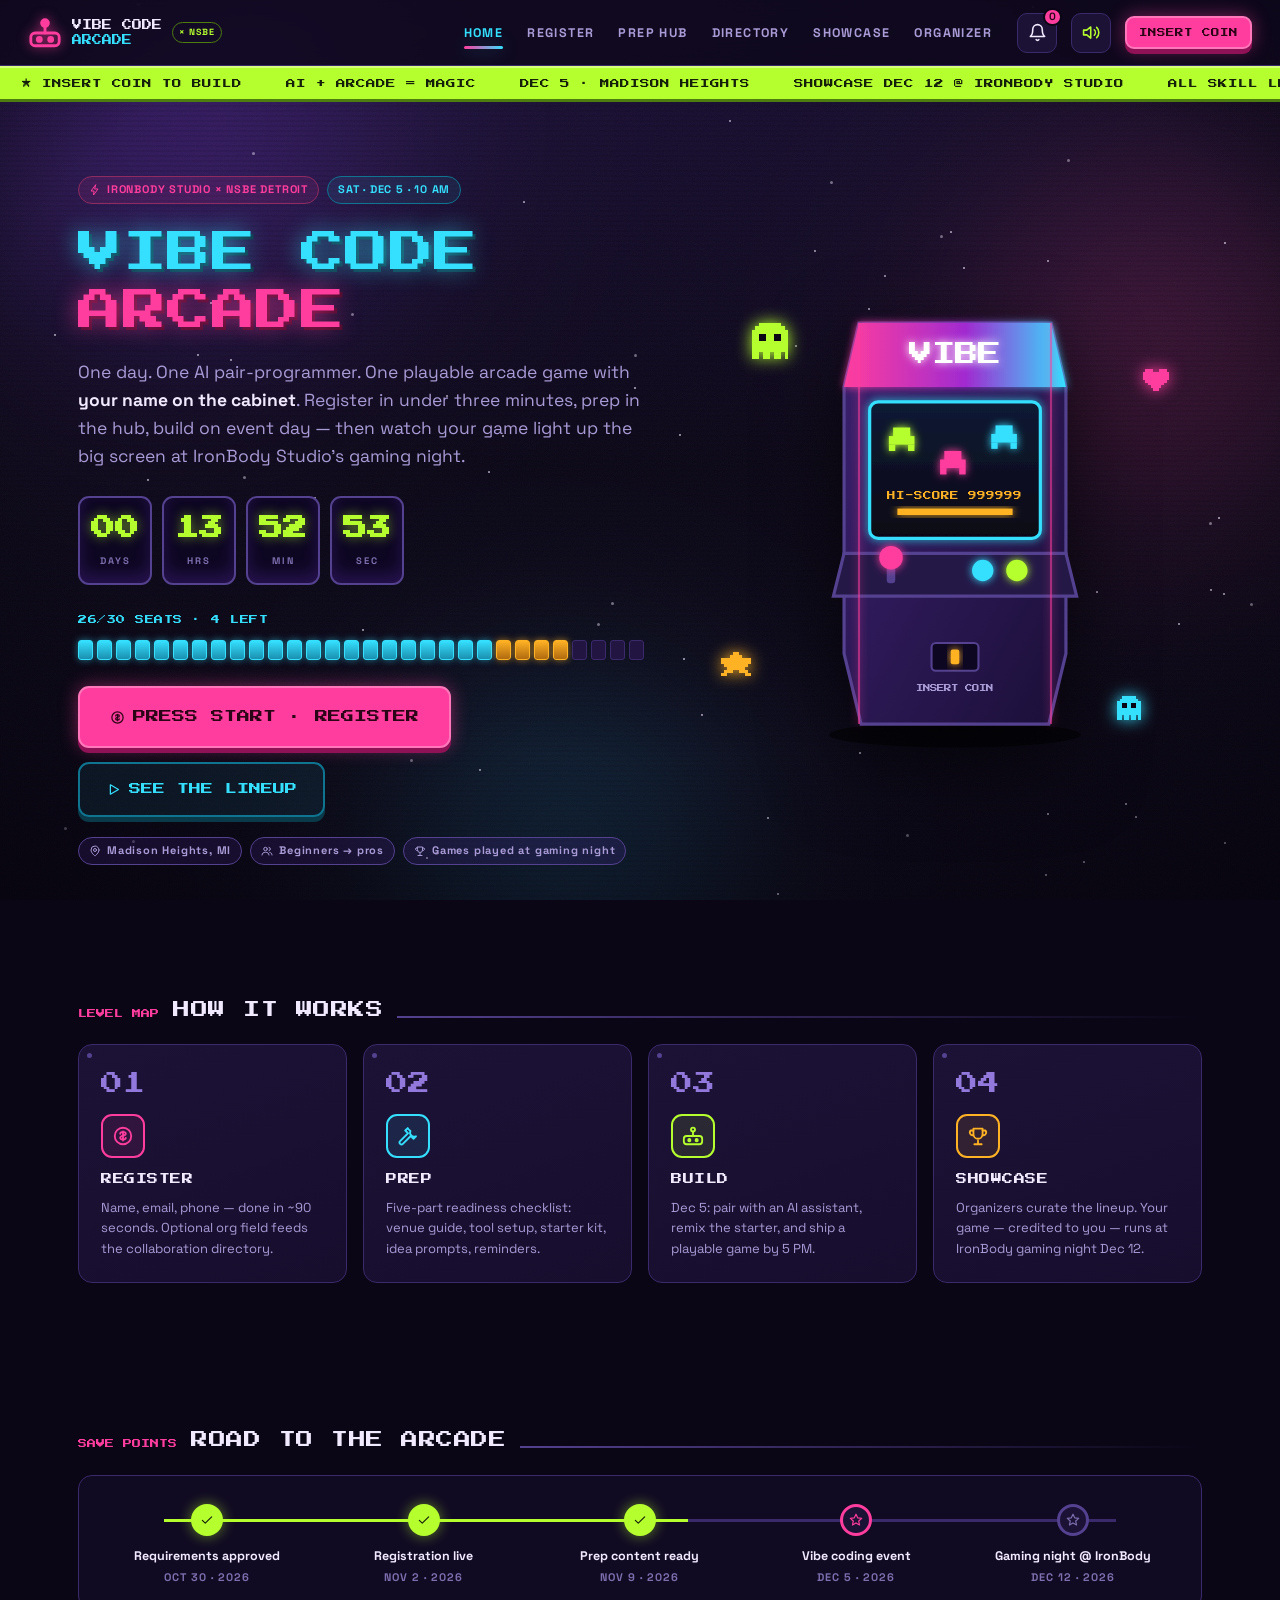
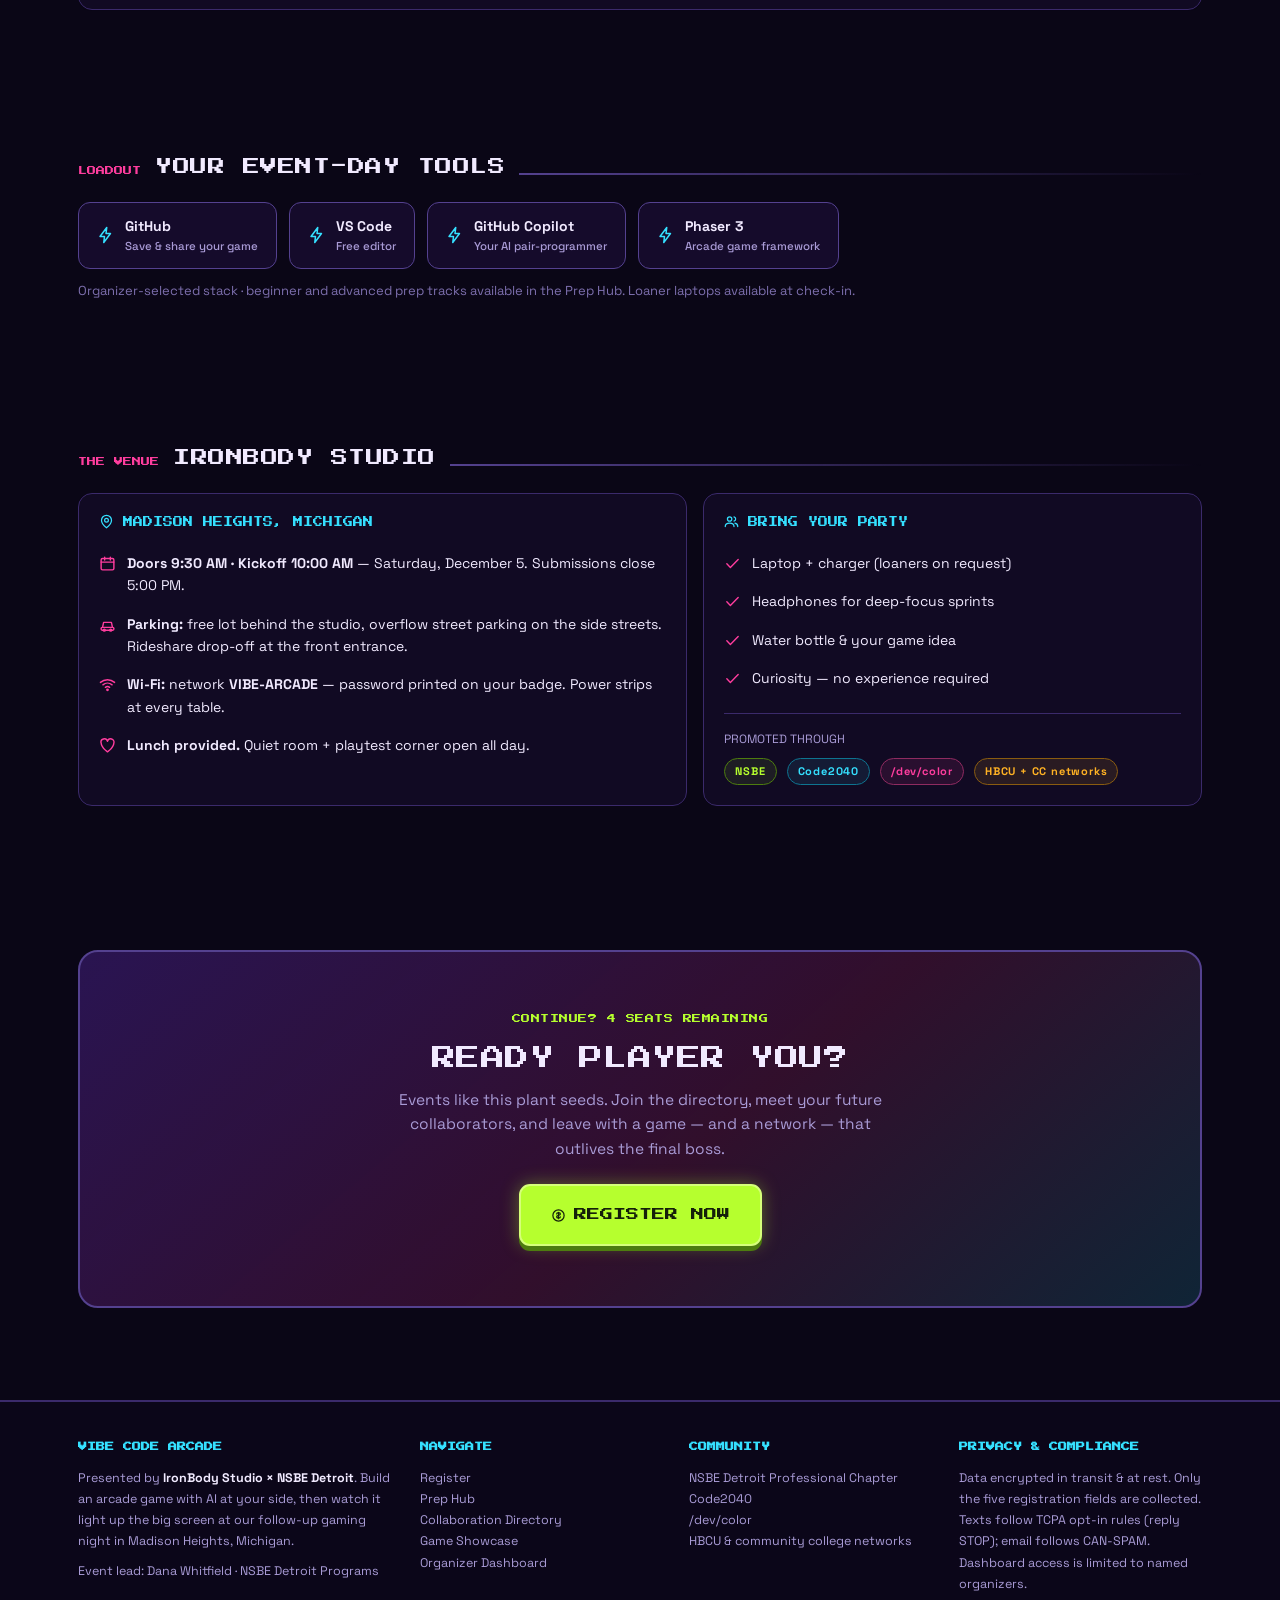
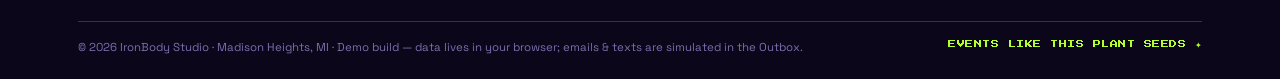
<file: index.html>
<!DOCTYPE html>
<html lang="en">
<head>
<meta charset="UTF-8">
<meta name="viewport" content="width=device-width, initial-scale=1.0">
<meta name="description" content="Vibe Code Arcade — register, prep, build and showcase AI-assisted arcade games at IronBody Studio × NSBE Detroit.">
<meta name="theme-color" content="#0a0616">
<title>VIBE CODE ARCADE · IronBody Studio × NSBE Detroit</title>
<link rel="icon" href="data:image/svg+xml,<svg xmlns='http://www.w3.org/2000/svg' viewBox='0 0 100 100'><text y='.9em' font-size='90'>🕹️</text></svg>">
<link rel="preconnect" href="https://fonts.googleapis.com">
<link rel="preconnect" href="https://fonts.gstatic.com" crossorigin>
<link href="https://fonts.googleapis.com/css2?family=Press+Start+2P&family=Space+Grotesk:wght@400;500;600;700&display=swap" rel="stylesheet">
<style>
/* ============ TOKENS ============ */
:root{
  --void:#0a0616; --bg:#120a24; --bg2:#170e2e;
  --surface:#1c1236; --surface2:#241847; --overlay:#2c1d55;
  --line:#3b2a6b; --line2:#54418f;
  --violet:#7c3aed; --violet-d:#4c1d95; --violet-l:#a78bfa;
  --magenta:#ff3d9e; --magenta-d:#8f1257;
  --cyan:#35e0ff; --cyan-d:#0e7490;
  --acid:#b6ff2e; --acid-d:#4d7c0f;
  --amber:#ffb224; --info:#5ea2ff;
  --ok:#3ddc84; --warn:#ffb224; --danger:#ff5d6e;
  --text:#f1eaff; --muted:#a99bd6; --dim:#7d6fae;
  --px:'Press Start 2P','Courier New',monospace;
  --body:'Space Grotesk',system-ui,-apple-system,sans-serif;
  --nav-h:66px; --rad:14px;
  --glow-m:0 0 18px rgba(255,61,158,.45); --glow-c:0 0 18px rgba(53,224,255,.4);
}
*{box-sizing:border-box;margin:0;padding:0;scrollbar-width:thin;scrollbar-color:var(--magenta) var(--bg)}
::-webkit-scrollbar{width:11px;height:11px}
::-webkit-scrollbar-track{background:var(--bg);border-left:1px solid var(--line)}
::-webkit-scrollbar-thumb{background:linear-gradient(180deg,var(--magenta),var(--violet));border-radius:8px;border:2px solid var(--bg)}
::-webkit-scrollbar-thumb:hover{background:linear-gradient(180deg,#ff6cb5,#9d6bff)}
::selection{background:var(--magenta);color:#26051a}
html{scroll-behavior:smooth}
body{font-family:var(--body);background:var(--void);color:var(--text);font-size:15.5px;line-height:1.6;overflow-x:hidden;min-height:100vh}
body.no-scroll{overflow:hidden}
a{color:var(--cyan);text-decoration:none}
a:hover{text-decoration:underline}
button{font-family:inherit;color:inherit}
img,svg{display:block;max-width:100%}
:focus-visible{outline:3px solid var(--cyan);outline-offset:2px;border-radius:6px}
.skip{position:absolute;left:-999px;top:8px;z-index:999;background:var(--acid);color:#14200a;padding:10px 16px;font-weight:700;border-radius:8px}
.skip:focus{left:8px}
h1,h2,h3,.px{font-family:var(--px);font-weight:400;line-height:1.5;letter-spacing:.5px}
h2{font-size:clamp(13px,2.4vw,17px)}
h3{font-size:11px}
.mut{color:var(--muted)} .dim{color:var(--dim)} .sm{font-size:13px} .xs{font-size:12px}
b,strong{font-weight:700}
/* ============ BACKGROUND ============ */
#bg{position:fixed;inset:0;z-index:0;pointer-events:none;overflow:hidden;background:radial-gradient(120% 90% at 50% 0%,#1b0f38 0%,var(--void) 58%)}
.aur{position:absolute;border-radius:50%;filter:blur(85px);opacity:.4;mix-blend-mode:screen}
.aur.a{width:56vw;height:56vw;left:-14vw;top:-18vw;background:radial-gradient(circle,#7c3aed,transparent 65%);animation:drift1 30s ease-in-out infinite alternate}
.aur.b{width:44vw;height:44vw;right:-12vw;top:6vh;background:radial-gradient(circle,#ff3d9e,transparent 65%);opacity:.28;animation:drift2 38s ease-in-out infinite alternate}
.aur.c{width:40vw;height:40vw;left:24vw;bottom:-16vw;background:radial-gradient(circle,#0e7490,transparent 65%);animation:drift3 44s ease-in-out infinite alternate}
@keyframes drift1{to{transform:translate(9vw,7vh) scale(1.15)}}
@keyframes drift2{to{transform:translate(-8vw,10vh) scale(.9)}}
@keyframes drift3{to{transform:translate(6vw,-8vh) scale(1.2)}}
#stars,#stars2{position:absolute;top:0;left:0;width:2px;height:2px;border-radius:50%;background:transparent}
#stars{animation:twk 4.5s ease-in-out infinite alternate}
#stars2{width:3px;height:3px;animation:twk 6.5s ease-in-out infinite alternate-reverse}
@keyframes twk{from{opacity:.9}to{opacity:.35}}
.floor{position:absolute;left:-22%;bottom:-12%;width:144%;height:48vh;transform:perspective(420px) rotateX(62deg);transform-origin:bottom;
  background:repeating-linear-gradient(0deg,rgba(53,224,255,.16) 0 2px,transparent 2px 48px),repeating-linear-gradient(90deg,rgba(255,61,158,.13) 0 2px,transparent 2px 48px);
  -webkit-mask-image:linear-gradient(to top,#000 25%,transparent 95%);mask-image:linear-gradient(to top,#000 25%,transparent 95%);
  animation:floor 12s linear infinite}
@keyframes floor{to{background-position:0 48px,0 0}}
.scan{position:absolute;inset:0;background:repeating-linear-gradient(0deg,transparent 0 3px,rgba(0,0,0,.16) 3px 5px);opacity:.5}
.grain{position:absolute;inset:0;opacity:.05;background-image:url("data:image/svg+xml,%3Csvg xmlns='http://www.w3.org/2000/svg' width='140' height='140'%3E%3Cfilter id='n'%3E%3CfeTurbulence type='fractalNoise' baseFrequency='0.85' numOctaves='2'/%3E%3C/filter%3E%3Crect width='140' height='140' filter='url(%23n)'/%3E%3C/svg%3E")}
.vig{position:absolute;inset:0;background:radial-gradient(90% 80% at 50% 40%,transparent 55%,rgba(4,2,10,.75))}
/* ============ NAV ============ */
#topnav{position:fixed;top:0;left:0;right:0;z-index:100;height:var(--nav-h);display:flex;align-items:center;gap:14px;padding:0 clamp(12px,3vw,28px);
  background:rgba(14,8,28,.82);backdrop-filter:blur(12px);border-bottom:1px solid var(--line);transition:box-shadow .3s}
#topnav.scrolled{box-shadow:0 8px 32px rgba(0,0,0,.55),0 1px 0 rgba(255,61,158,.35)}
.logo{display:flex;align-items:center;gap:10px;text-decoration:none!important;flex-shrink:0}
.logo:hover .logo-t{text-shadow:var(--glow-m)}
.logo-ic{width:34px;height:34px;color:var(--magenta);filter:drop-shadow(0 0 6px rgba(255,61,158,.7))}
.logo-t{font-family:var(--px);font-size:10px;color:var(--text);line-height:1.5}
.logo-t em{font-style:normal;color:var(--cyan)}
.logo-x{font-size:9px;font-weight:700;color:var(--acid);border:1px solid var(--acid-d);padding:2px 6px;border-radius:20px;letter-spacing:1px;white-space:nowrap}
.nav-links{display:flex;gap:2px;margin-left:auto;align-items:center}
.nav-links a{font-size:12.5px;font-weight:700;letter-spacing:1.4px;color:var(--muted);padding:9px 11px;border-radius:9px;position:relative;text-decoration:none!important;transition:color .15s,background .15s;white-space:nowrap}
.nav-links a:hover{color:var(--text);background:rgba(124,58,237,.18)}
.nav-links a[aria-current]{color:var(--cyan)}
.nav-links a[aria-current]::after{content:"";position:absolute;left:11px;right:11px;bottom:3px;height:3px;border-radius:3px;background:linear-gradient(90deg,var(--magenta),var(--cyan));box-shadow:var(--glow-c)}
.nav-ico{position:relative;width:40px;height:40px;border-radius:10px;border:1px solid var(--line);background:var(--surface);display:grid;place-items:center;cursor:pointer;transition:.15s;flex-shrink:0}
.nav-ico:hover{border-color:var(--cyan);color:var(--cyan);box-shadow:var(--glow-c)}
.nav-ico svg{width:19px;height:19px}
.badge{position:absolute;top:-6px;right:-6px;min-width:18px;height:18px;padding:0 4px;border-radius:10px;background:var(--magenta);color:#26051a;font-size:10.5px;font-weight:700;display:grid;place-items:center;border:2px solid var(--void)}
.nav-cta{flex-shrink:0}
#menuBtn{display:none}
#mobileMenu{position:fixed;top:var(--nav-h);left:0;right:0;z-index:99;background:rgba(16,9,32,.97);backdrop-filter:blur(14px);border-bottom:2px solid var(--magenta);padding:14px;display:none;flex-direction:column;gap:4px}
#mobileMenu.open{display:flex}
#mobileMenu a{font-family:var(--px);font-size:11px;color:var(--text);padding:14px 12px;border-radius:10px;text-decoration:none!important}
#mobileMenu a[aria-current]{color:var(--cyan);background:rgba(53,224,255,.08)}
#mobileMenu a:hover{background:var(--surface)}
/* ============ LAYOUT ============ */
#app{position:relative;z-index:1;padding-top:var(--nav-h);min-height:calc(100vh - 60px)}
.wrap{max-width:1180px;margin:0 auto;padding:0 clamp(14px,3vw,28px)}
section{scroll-margin-top:calc(var(--nav-h) + 16px)}
.sec{padding:clamp(36px,6vw,72px) 0}
.sec-head{display:flex;align-items:baseline;gap:14px;flex-wrap:wrap;margin-bottom:22px}
.sec-head .kick{font-family:var(--px);font-size:9px;color:var(--magenta)}
.sec-head h2{color:var(--text)}
.sec-head .rule{flex:1;height:2px;background:linear-gradient(90deg,var(--line2),transparent);min-width:40px}
[data-reveal]{opacity:0;transform:translateY(22px);transition:opacity .6s ease var(--d,0s),transform .6s cubic-bezier(.2,.8,.2,1) var(--d,0s)}
[data-reveal].in{opacity:1;transform:none}
/* ============ BUTTONS / CHIPS ============ */
.btn{display:inline-flex;align-items:center;justify-content:center;gap:8px;font-family:var(--px);font-size:10px;line-height:1.4;padding:13px 18px;border-radius:11px;border:2px solid transparent;cursor:pointer;text-decoration:none!important;transition:transform .08s,box-shadow .15s,filter .15s;user-select:none;white-space:nowrap}
.btn svg{width:15px;height:15px;flex-shrink:0}
.btn:active{transform:translateY(3px)}
.btn:disabled{opacity:.45;cursor:not-allowed;transform:none}
.b-pri{background:var(--magenta);color:#2b0517;border-color:#ff77bb;box-shadow:0 5px 0 var(--magenta-d),var(--glow-m)}
.b-pri:hover{filter:brightness(1.1)} .b-pri:active{box-shadow:0 1px 0 var(--magenta-d)}
.b-acid{background:var(--acid);color:#15200a;border-color:#d6ff7a;box-shadow:0 5px 0 var(--acid-d),0 0 18px rgba(182,255,46,.35)}
.b-acid:active{box-shadow:0 1px 0 var(--acid-d)}
.b-sec{background:rgba(53,224,255,.07);color:var(--cyan);border-color:var(--cyan-d);box-shadow:0 5px 0 #0a3a4a}
.b-sec:hover{background:rgba(53,224,255,.16);box-shadow:0 5px 0 #0a3a4a,var(--glow-c)} .b-sec:active{box-shadow:0 1px 0 #0a3a4a}
.b-ghost{background:var(--surface);color:var(--muted);border-color:var(--line);box-shadow:0 4px 0 #0d0720}
.b-ghost:hover{color:var(--text);border-color:var(--line2)} .b-ghost:active{box-shadow:0 1px 0 #0d0720}
.b-danger{background:rgba(255,93,110,.1);color:var(--danger);border-color:#7e2733;box-shadow:0 4px 0 #3d0f16}
.b-danger:hover{background:rgba(255,93,110,.2)}
.btn.sm{font-size:8.5px;padding:9px 12px;border-radius:9px}
.btn.sm svg{width:13px;height:13px}
.btn.lg{font-size:12px;padding:17px 26px}
.btn.xl{font-size:13px;padding:20px 30px}
.btn.block{width:100%}
.blink{animation:blink 1.3s steps(2) infinite}
@keyframes blink{50%{opacity:.55}}
.chip{display:inline-flex;align-items:center;gap:6px;font-size:11px;font-weight:700;letter-spacing:.8px;padding:4px 10px;border-radius:20px;border:1px solid var(--line2);color:var(--muted);background:rgba(124,58,237,.12);white-space:nowrap}
.chip svg{width:12px;height:12px}
.chip.c{color:var(--cyan);border-color:var(--cyan-d);background:rgba(53,224,255,.08)}
.chip.m{color:var(--magenta);border-color:#8f2b60;background:rgba(255,61,158,.1)}
.chip.a{color:var(--acid);border-color:var(--acid-d);background:rgba(182,255,46,.08)}
.chip.w{color:var(--amber);border-color:#8a5c10;background:rgba(255,178,36,.1)}
.chip.d{color:var(--danger);border-color:#7e2733;background:rgba(255,93,110,.1)}
.chip.i{color:var(--info);border-color:#2b4f8f;background:rgba(94,162,255,.1)}
/* ============ CARDS / PANELS ============ */
.card{background:linear-gradient(160deg,var(--surface),var(--bg2));border:1px solid var(--line);border-radius:var(--rad);padding:22px;position:relative;transition:transform .2s,border-color .2s,box-shadow .2s}
.card.hov:hover{transform:translateY(-4px);border-color:var(--line2);box-shadow:0 14px 34px rgba(0,0,0,.5),0 0 0 1px rgba(124,58,237,.3)}
.card::before{content:"";position:absolute;top:8px;left:8px;width:5px;height:5px;border-radius:50%;background:var(--line2);box-shadow:calc(100% + 0px) 0 0 0 transparent}
.panel{background:rgba(20,12,40,.75);border:1px solid var(--line);border-radius:var(--rad);padding:20px;backdrop-filter:blur(6px)}
.panel-t{font-family:var(--px);font-size:10px;color:var(--cyan);margin-bottom:14px;display:flex;align-items:center;gap:9px}
.panel-t svg{width:15px;height:15px}
.hr{height:1px;background:var(--line);margin:16px 0;border:0}
/* ============ FORMS ============ */
.field{margin-bottom:18px}
.field label{display:block;font-weight:700;font-size:13px;letter-spacing:.6px;margin-bottom:7px;color:var(--text)}
.field label .req{color:var(--magenta)} .field label .opt{color:var(--dim);font-weight:500;font-size:11px}
.input,select.input,textarea.input{width:100%;background:#0e0722;border:2px solid var(--line);border-radius:10px;color:var(--text);font-family:var(--body);font-size:15px;padding:12px 14px;transition:border-color .15s,box-shadow .15s}
.input:hover{border-color:var(--line2)}
.input:focus{outline:none;border-color:var(--cyan);box-shadow:var(--glow-c)}
.input[aria-invalid="true"]{border-color:var(--danger);box-shadow:0 0 12px rgba(255,93,110,.3)}
textarea.input{resize:vertical;min-height:96px;line-height:1.55}
select.input{appearance:none;background-image:url("data:image/svg+xml,%3Csvg xmlns='http://www.w3.org/2000/svg' width='14' height='14' viewBox='0 0 24 24' fill='none' stroke='%23a99bd6' stroke-width='3'%3E%3Cpath d='M6 9l6 6 6-6'/%3E%3C/svg%3E");background-repeat:no-repeat;background-position:right 12px center;padding-right:36px;cursor:pointer}
.hint{font-size:12.5px;color:var(--muted);margin-top:6px;line-height:1.5}
.err{font-size:12.5px;color:var(--danger);margin-top:6px;font-weight:600;display:flex;gap:6px;align-items:center}
.err:empty{display:none}
.err svg{width:13px;height:13px;flex-shrink:0}
.check{display:flex;gap:12px;align-items:flex-start;cursor:pointer;padding:12px;border:1px solid var(--line);border-radius:11px;background:rgba(124,58,237,.06);transition:.15s}
.check:hover{border-color:var(--line2);background:rgba(124,58,237,.12)}
.check input{appearance:none;width:22px;height:22px;flex-shrink:0;border:2px solid var(--line2);border-radius:6px;background:#0e0722;cursor:pointer;margin-top:1px;transition:.12s;position:relative}
.check input:checked{background:var(--acid);border-color:var(--acid);box-shadow:0 0 10px rgba(182,255,46,.5)}
.check input:checked::after{content:"";position:absolute;inset:3px;background:#15200a;clip-path:polygon(14% 44%,0 60%,40% 100%,100% 16%,84% 2%,38% 66%)}
.check input:focus-visible{outline:3px solid var(--cyan);outline-offset:2px}
.check .ct{font-size:13.5px;line-height:1.5}
.check .ct small{display:block;color:var(--muted);font-size:12px;margin-top:3px}
.switch{display:inline-flex;align-items:center;gap:10px;cursor:pointer;user-select:none}
.switch input{appearance:none;width:46px;height:25px;border-radius:20px;background:#0e0722;border:2px solid var(--line2);position:relative;cursor:pointer;transition:.15s;flex-shrink:0}
.switch input::after{content:"";position:absolute;top:2px;left:2px;width:15px;height:15px;border-radius:50%;background:var(--dim);transition:.15s}
.switch input:checked{background:rgba(182,255,46,.15);border-color:var(--acid)}
.switch input:checked::after{left:23px;background:var(--acid);box-shadow:0 0 8px rgba(182,255,46,.7)}
.switch input:disabled{opacity:.4;cursor:not-allowed}
.switch span{font-size:13px;font-weight:600}
/* ============ TICKER / HERO ============ */
.ticker{overflow:hidden;background:var(--acid);border-top:2px solid #d6ff7a;border-bottom:3px solid var(--acid-d);position:relative;z-index:2}
.ticker-track{display:inline-flex;white-space:nowrap;animation:tick 26s linear infinite;padding:8px 0}
.ticker span{font-family:var(--px);font-size:9.5px;color:#15200a;padding:0 22px}
@keyframes tick{to{transform:translateX(-50%)}}
.hero{display:grid;grid-template-columns:1.08fr .92fr;gap:clamp(20px,4vw,54px);align-items:center;padding:clamp(34px,6vw,74px) 0 clamp(30px,5vw,60px)}
.hero-kick{display:flex;gap:8px;flex-wrap:wrap;margin-bottom:20px}
.hero h1{font-size:clamp(23px,4.6vw,44px);line-height:1.32;margin-bottom:18px}
.hero h1 .l1{color:var(--cyan);text-shadow:0 0 22px rgba(53,224,255,.65),3px 3px 0 #0e3a4a}
.hero h1 .l2{color:var(--magenta);text-shadow:0 0 22px rgba(255,61,158,.65),3px 3px 0 #4a0a2a}
.hero-tag{font-size:clamp(15px,1.8vw,17.5px);color:var(--muted);max-width:52ch;margin-bottom:26px}
.hero-tag b{color:var(--text)}
.cd{display:flex;gap:10px;flex-wrap:wrap;margin-bottom:22px}
.cd-b{background:#0e0722;border:2px solid var(--line2);border-radius:11px;padding:11px 8px;min-width:74px;text-align:center;box-shadow:inset 0 -8px 16px rgba(124,58,237,.22)}
.cd-b b{font-family:var(--px);font-size:clamp(16px,2.6vw,24px);color:var(--acid);display:block;text-shadow:0 0 12px rgba(182,255,46,.55)}
.cd-b span{font-size:9.5px;font-weight:700;letter-spacing:2px;color:var(--dim)}
.cd-live{font-family:var(--px);font-size:15px;color:var(--acid);padding:14px;animation:blink 1s steps(2) infinite}
.seatmeter{margin-bottom:26px}
.seatmeter .cells{display:flex;gap:4px;flex-wrap:wrap;margin:8px 0 6px}
.cell{width:15px;height:20px;border-radius:3px;background:#221542;border:1px solid var(--line)}
.cell.on{background:linear-gradient(180deg,var(--cyan),#1b8fb0);border-color:var(--cyan);box-shadow:0 0 7px rgba(53,224,255,.5)}
.cell.last{background:linear-gradient(180deg,var(--amber),#b06a10);border-color:var(--amber);box-shadow:0 0 7px rgba(255,178,36,.6);animation:blink 1.2s steps(2) infinite}
.hero-ctas{display:flex;gap:14px;flex-wrap:wrap;align-items:center;margin-bottom:20px}
.hero-meta{display:flex;gap:8px;flex-wrap:wrap}
.hero-art{position:relative;display:grid;place-items:center;min-height:340px}
.cab{width:min(320px,80%);filter:drop-shadow(0 24px 40px rgba(0,0,0,.6));animation:cabFloat 7s ease-in-out infinite}
@keyframes cabFloat{50%{transform:translateY(-12px)}}
.sprite{position:absolute;animation:spr 5s ease-in-out infinite;filter:drop-shadow(0 0 8px currentColor)}
.sprite svg{width:100%;height:100%}
@keyframes spr{50%{transform:translateY(-14px) rotate(6deg)}}
.inv{animation:inv 2.4s steps(4) infinite}
@keyframes inv{50%{transform:translateX(14px)}}
/* ============ HOME SECTIONS ============ */
.steps{display:grid;grid-template-columns:repeat(4,1fr);gap:16px}
.step-n{font-family:var(--px);font-size:22px;color:var(--violet-l);opacity:.85;margin-bottom:12px}
.step-ic{width:44px;height:44px;border-radius:11px;display:grid;place-items:center;margin-bottom:14px;border:2px solid}
.step-ic svg{width:22px;height:22px}
.card h3{margin-bottom:9px;color:var(--text)}
.roadmap{display:grid;grid-template-columns:repeat(5,1fr);gap:0;position:relative;margin-top:8px}
.roadmap::before{content:"";position:absolute;top:15px;left:6%;right:6%;height:3px;background:linear-gradient(90deg,var(--acid) 0 55%,var(--line) 55%)}
.rm{position:relative;text-align:center;padding:0 8px}
.rm-dot{width:32px;height:32px;border-radius:50%;margin:0 auto 12px;display:grid;place-items:center;background:var(--surface);border:3px solid var(--line2);position:relative;z-index:1}
.rm.done .rm-dot{background:var(--acid);border-color:var(--acid);color:#15200a;box-shadow:0 0 14px rgba(182,255,46,.5)}
.rm.next .rm-dot{border-color:var(--magenta);color:var(--magenta);animation:blink 1.4s steps(2) infinite}
.rm-dot svg{width:14px;height:14px}
.rm b{display:block;font-size:12.5px;line-height:1.35}
.rm span{font-size:11px;color:var(--dim);font-weight:700;letter-spacing:1px}
.tools-strip{display:flex;gap:12px;flex-wrap:wrap}
.tool{display:flex;align-items:center;gap:10px;padding:12px 18px;border:1px solid var(--line2);border-radius:12px;background:rgba(124,58,237,.1);font-weight:700;font-size:14px}
.tool svg{width:18px;height:18px;color:var(--cyan)}
.tool small{display:block;font-weight:500;color:var(--muted);font-size:11.5px}
.venue{display:grid;grid-template-columns:1.1fr .9fr;gap:16px}
.vlist{list-style:none}
.vlist li{display:flex;gap:11px;padding:8px 0;font-size:14px;align-items:flex-start}
.vlist svg{width:17px;height:17px;color:var(--magenta);flex-shrink:0;margin-top:3px}
.partners{display:flex;gap:10px;flex-wrap:wrap;align-items:center}
.cta-banner{text-align:center;padding:clamp(34px,6vw,60px) 22px;background:linear-gradient(140deg,rgba(124,58,237,.28),rgba(255,61,158,.16) 55%,rgba(53,224,255,.14));border:2px solid var(--line2);border-radius:20px;position:relative;overflow:hidden}
.cta-banner h2{font-size:clamp(15px,3vw,24px);margin-bottom:12px;color:var(--text)}
/* ============ PAGE HEADS ============ */
.phead{padding:clamp(28px,5vw,52px) 0 8px}
.phead .kick{font-family:var(--px);font-size:9px;color:var(--magenta);display:block;margin-bottom:12px}
.phead h1{font-size:clamp(17px,3.4vw,28px);margin-bottom:12px}
.phead p{color:var(--muted);max-width:66ch}
/* ============ REGISTRATION ============ */
.reg-grid{display:grid;grid-template-columns:1.15fr .85fr;gap:22px;align-items:start;padding-bottom:60px}
.playercard{background:linear-gradient(155deg,#241457,#160c30);border:2px solid var(--violet);border-radius:16px;padding:20px;box-shadow:0 0 30px rgba(124,58,237,.3);position:sticky;top:calc(var(--nav-h) + 16px)}
.pc-top{display:flex;gap:14px;align-items:center;margin-bottom:14px}
.avatar{width:52px;height:52px;border-radius:12px;display:grid;place-items:center;font-family:var(--px);font-size:15px;color:#120a24;flex-shrink:0;border:2px solid rgba(255,255,255,.35)}
.avatar.sm{width:36px;height:36px;font-size:10px;border-radius:9px}
.avatar.lg{width:68px;height:68px;font-size:20px;border-radius:15px}
.pc-name{font-family:var(--px);font-size:12px;line-height:1.5;word-break:break-word}
.pc-rows{display:grid;gap:8px;font-size:13.5px}
.pc-rows>div{display:flex;justify-content:space-between;gap:10px;border-bottom:1px dashed var(--line);padding-bottom:7px}
.pc-rows .k{color:var(--dim);font-weight:700;font-size:11px;letter-spacing:1px}
.next-list{list-style:none;margin-top:14px}
.next-list li{display:flex;gap:10px;font-size:13px;color:var(--muted);padding:6px 0}
.next-list svg{width:15px;height:15px;color:var(--acid);flex-shrink:0;margin-top:3px}
.banner{display:flex;gap:12px;align-items:flex-start;padding:14px 16px;border-radius:12px;border:1px solid;margin-bottom:18px;font-size:13.5px;line-height:1.5}
.banner svg{width:18px;height:18px;flex-shrink:0;margin-top:2px}
.banner.w{border-color:#8a5c10;background:rgba(255,178,36,.09);color:#ffd489}
.banner.i{border-color:var(--cyan-d);background:rgba(53,224,255,.07);color:#bdefff}
.banner.d{border-color:#7e2733;background:rgba(255,93,110,.09);color:#ffb9c1}
.banner.a{border-color:var(--acid-d);background:rgba(182,255,46,.07);color:#ddffa1}
/* confirmation ticket */
.ticket{max-width:660px;margin:20px auto 60px;background:linear-gradient(160deg,#221345,#150b2d);border:2px solid var(--acid);border-radius:18px;overflow:hidden;box-shadow:0 0 44px rgba(182,255,46,.22);animation:pop .4s cubic-bezier(.2,1.4,.4,1)}
.ticket.wait{border-color:var(--amber);box-shadow:0 0 44px rgba(255,178,36,.2)}
@keyframes pop{from{transform:scale(.92);opacity:0}}
.ticket-head{padding:24px;text-align:center;border-bottom:2px dashed var(--line2);background:rgba(182,255,46,.06)}
.ticket.wait .ticket-head{background:rgba(255,178,36,.06)}
.ticket-head .stamp{font-family:var(--px);font-size:clamp(14px,3vw,20px);color:var(--acid);text-shadow:0 0 16px rgba(182,255,46,.6)}
.ticket.wait .stamp{color:var(--amber);text-shadow:0 0 16px rgba(255,178,36,.6)}
.ticket-body{padding:24px}
.ticket-rows{display:grid;grid-template-columns:1fr 1fr;gap:12px;margin:16px 0}
.ticket-rows .tr{background:#0e0722;border:1px solid var(--line);border-radius:10px;padding:10px 13px}
.ticket-rows .k{font-size:10px;font-weight:700;letter-spacing:1.5px;color:var(--dim);display:block}
.ticket-rows .v{font-size:14px;font-weight:600;word-break:break-word}
.ticket-btns{display:flex;gap:10px;flex-wrap:wrap;margin-top:18px}
.linkbox{display:flex;gap:8px;align-items:center;background:#0e0722;border:1px dashed var(--line2);border-radius:10px;padding:9px 12px;font-size:12px;color:var(--cyan);word-break:break-all;margin-top:14px}
/* ============ PREP HUB ============ */
.prep-grid{display:grid;grid-template-columns:340px 1fr;gap:22px;align-items:start;padding-bottom:60px}
.prep-side{position:sticky;top:calc(var(--nav-h) + 16px);display:grid;gap:16px}
.ring{position:relative;width:92px;height:92px;flex-shrink:0}
.ring svg{width:92px;height:92px}
.ring .rb{fill:none;stroke:#2c1d55;stroke-width:7}
.ring .rf{fill:none;stroke:url(#ringGrad);stroke-width:7;stroke-linecap:round;transition:stroke-dashoffset .7s cubic-bezier(.2,.8,.2,1)}
.ring b{position:absolute;inset:0;display:grid;place-items:center;font-family:var(--px);font-size:14px;color:var(--acid)}
.acc{border:1px solid var(--line);border-radius:14px;background:linear-gradient(160deg,var(--surface),var(--bg2));margin-bottom:14px;overflow:hidden;transition:border-color .2s}
.acc.open{border-color:var(--line2)}
.acc.done{border-color:var(--acid-d)}
.acc-head{width:100%;display:flex;align-items:center;gap:14px;padding:17px 18px;background:none;border:0;cursor:pointer;text-align:left}
.acc-head:hover{background:rgba(124,58,237,.09)}
.acc-num{font-family:var(--px);font-size:11px;width:38px;height:38px;border-radius:10px;display:grid;place-items:center;border:2px solid;flex-shrink:0}
.acc-tt{flex:1;min-width:0}
.acc-tt b{font-family:var(--px);font-size:10.5px;display:block;line-height:1.5}
.acc-tt span{font-size:12px;color:var(--muted)}
.acc-count{font-size:12px;font-weight:700;color:var(--dim);white-space:nowrap}
.acc.done .acc-count{color:var(--acid)}
.acc-chev{width:18px;height:18px;color:var(--dim);transition:transform .25s;flex-shrink:0}
.acc.open .acc-chev{transform:rotate(180deg)}
.acc-body{display:none;padding:4px 18px 18px;border-top:1px solid var(--line)}
.acc.open .acc-body{display:block;animation:accIn .3s ease}
@keyframes accIn{from{opacity:0;transform:translateY(-8px)}}
.task{display:flex;gap:12px;align-items:flex-start;padding:12px;border-radius:11px;border:1px solid transparent;cursor:pointer;transition:.15s;margin-top:10px}
.task:hover{background:rgba(124,58,237,.08);border-color:var(--line)}
.task input{appearance:none;width:24px;height:24px;flex-shrink:0;border:2px solid var(--line2);border-radius:7px;background:#0e0722;cursor:pointer;position:relative;transition:.12s;margin-top:1px}
.task input:checked{background:var(--acid);border-color:var(--acid);box-shadow:0 0 10px rgba(182,255,46,.5)}
.task input:checked::after{content:"";position:absolute;inset:4px;background:#15200a;clip-path:polygon(14% 44%,0 60%,40% 100%,100% 16%,84% 2%,38% 66%)}
.task .tt b{font-size:14px;display:block}
.task .tt span{font-size:12.5px;color:var(--muted);line-height:1.5;display:block;margin-top:2px}
.task.checked .tt b{color:var(--acid)}
.sched{width:100%;border-collapse:collapse;font-size:13.5px;margin:10px 0}
.sched td{padding:7px 8px;border-bottom:1px dashed var(--line)}
.sched td:first-child{font-family:var(--px);font-size:9px;color:var(--cyan);white-space:nowrap;width:86px}
.track-pills{display:inline-flex;border:2px solid var(--line2);border-radius:11px;overflow:hidden;margin:10px 0 4px}
.track-pills button{font-family:var(--px);font-size:8.5px;padding:10px 14px;background:none;border:0;color:var(--muted);cursor:pointer}
.track-pills button[aria-pressed="true"]{background:var(--magenta);color:#2b0517}
.idea-grid{display:grid;grid-template-columns:repeat(3,1fr);gap:12px;margin-top:12px}
.idea{border:1px solid var(--line2);border-radius:12px;padding:14px;background:#160d30;display:flex;flex-direction:column;gap:8px;transition:.15s}
.idea:hover{border-color:var(--amber);transform:translateY(-3px)}
.idea.picked{border-color:var(--acid);box-shadow:0 0 14px rgba(182,255,46,.3)}
.idea b{font-size:13.5px;line-height:1.4}
.idea p{font-size:12px;color:var(--muted);flex:1}
.rem-row{display:flex;gap:12px;align-items:center;padding:11px 12px;border:1px solid var(--line);border-radius:11px;margin-top:10px;background:#160d30}
.rem-row svg{width:18px;height:18px;color:var(--info);flex-shrink:0}
.rem-row .rt{flex:1}.rem-row .rt b{font-size:13.5px;display:block}.rem-row .rt span{font-size:12px;color:var(--muted)}
.filebtn{display:inline-flex;align-items:center;gap:8px;cursor:pointer}
.game-status{border-radius:12px;padding:16px;border:1px solid;margin-top:6px}
.gs-review{border-color:#8a5c10;background:rgba(255,178,36,.07)}
.gs-approved{border-color:var(--acid-d);background:rgba(182,255,46,.06)}
.gs-rejected{border-color:#7e2733;background:rgba(255,93,110,.07)}
/* ============ TABLE / ORGANIZER ============ */
.tiles{display:grid;grid-template-columns:repeat(6,1fr);gap:12px;margin-bottom:22px}
.tile{background:linear-gradient(160deg,var(--surface),var(--bg2));border:1px solid var(--line);border-radius:13px;padding:15px 14px;position:relative;overflow:hidden}
.tile::after{content:"";position:absolute;left:0;top:0;bottom:0;width:4px;background:var(--tc,var(--cyan))}
.tile b{font-family:var(--px);font-size:19px;color:var(--tc,var(--cyan));display:block;margin-bottom:7px;text-shadow:0 0 12px color-mix(in srgb,var(--tc,var(--cyan)) 55%,transparent)}
.tile span{font-size:10.5px;font-weight:700;letter-spacing:1.2px;color:var(--muted)}
.tile small{display:block;font-size:11px;color:var(--dim);margin-top:3px}
.org-2col{display:grid;grid-template-columns:1fr 1fr;gap:16px;margin-bottom:26px}
.gauge-row{display:grid;grid-template-columns:150px 1fr 92px;gap:12px;align-items:center;padding:9px 0;font-size:13px}
.gauge{height:13px;background:#0e0722;border:1px solid var(--line);border-radius:8px;position:relative;overflow:hidden}
.g-fill{height:100%;border-radius:7px;transition:width .7s cubic-bezier(.2,.8,.2,1)}
.g-target{position:absolute;top:-2px;bottom:-2px;width:3px;background:var(--text);opacity:.85;border-radius:2px}
.g-val{font-weight:700;font-size:12.5px;text-align:right;white-space:nowrap}
.legend{display:flex;gap:14px;flex-wrap:wrap;font-size:12px;margin-top:10px}
.legend i{width:11px;height:11px;border-radius:3px;display:inline-block;margin-right:6px;vertical-align:-1px}
.pbar-row{display:grid;grid-template-columns:118px 1fr 44px;gap:10px;align-items:center;padding:7px 0;font-size:12.5px}
.pbar{height:11px;background:#0e0722;border:1px solid var(--line);border-radius:7px;overflow:hidden}
.pbar i{display:block;height:100%;border-radius:6px;transition:width .7s}
.toolbar{display:flex;gap:10px;flex-wrap:wrap;align-items:center;margin-bottom:12px}
.toolbar .input{width:auto}
.search-wrap{position:relative;flex:1;min-width:200px}
.search-wrap svg{position:absolute;left:12px;top:50%;transform:translateY(-50%);width:16px;height:16px;color:var(--dim);pointer-events:none}
.search-wrap .input{padding-left:38px;width:100%}
.saved-views{display:flex;gap:8px;flex-wrap:wrap;align-items:center;margin-bottom:14px}
.sv{display:inline-flex;align-items:center;gap:7px;font-size:12px;font-weight:700;padding:6px 8px 6px 13px;border-radius:20px;border:1px solid var(--cyan-d);background:rgba(53,224,255,.07);color:var(--cyan);cursor:pointer;transition:.15s}
.sv:hover{background:rgba(53,224,255,.16)}
.sv button{background:none;border:0;color:inherit;cursor:pointer;width:18px;height:18px;display:grid;place-items:center;border-radius:50%}
.sv button:hover{background:rgba(255,93,110,.3);color:var(--danger)}
.sv svg{width:11px;height:11px}
.bulkbar{display:flex;gap:10px;align-items:center;flex-wrap:wrap;padding:12px 15px;border:2px solid var(--magenta);border-radius:12px;background:rgba(255,61,158,.09);margin-bottom:12px;box-shadow:var(--glow-m);animation:accIn .25s}
.bulkbar b{font-family:var(--px);font-size:10px;color:var(--magenta)}
.tscroll{overflow:auto;border:1px solid var(--line);border-radius:13px;background:rgba(16,9,32,.7);max-height:560px}
table.roster{width:100%;border-collapse:collapse;min-width:920px;font-size:13.5px}
.roster thead th{position:sticky;top:0;z-index:2;background:#1a1038;font-size:10.5px;font-weight:700;letter-spacing:1.4px;color:var(--muted);text-align:left;padding:12px 12px;border-bottom:2px solid var(--line2);white-space:nowrap}
.roster th.sortable{cursor:pointer;user-select:none}
.roster th.sortable:hover{color:var(--cyan)}
.roster tbody td{padding:11px 12px;border-bottom:1px solid #241847;vertical-align:middle}
.roster tbody tr{cursor:pointer;transition:background .12s}
.roster tbody tr:hover{background:rgba(124,58,237,.12)}
.roster tbody tr.selrow{background:rgba(255,61,158,.09)}
.roster tr.flash{animation:rowflash 1.4s ease}
@keyframes rowflash{0%{background:rgba(182,255,46,.3)}100%{background:transparent}}
.rowname{display:flex;gap:10px;align-items:center;min-width:190px}
.rowname b{display:block;font-size:13.5px;line-height:1.3}
.rowname span{font-size:11.5px;color:var(--dim)}
.mini-bar{width:86px;height:9px;background:#0e0722;border:1px solid var(--line);border-radius:6px;overflow:hidden;display:inline-block;vertical-align:middle;margin-right:8px}
.mini-bar i{display:block;height:100%;background:linear-gradient(90deg,var(--cyan),var(--acid))}
.rowcheck{appearance:none;width:19px;height:19px;border:2px solid var(--line2);border-radius:5px;background:#0e0722;cursor:pointer;position:relative}
.rowcheck:checked{background:var(--magenta);border-color:var(--magenta)}
.rowcheck:checked::after{content:"";position:absolute;inset:3px;background:#2b0517;clip-path:polygon(14% 44%,0 60%,40% 100%,100% 16%,84% 2%,38% 66%)}
.rowcheck:indeterminate{background:var(--line2)}
.ico-btn{width:32px;height:32px;border-radius:8px;border:1px solid var(--line);background:var(--surface);display:inline-grid;place-items:center;cursor:pointer;color:var(--muted);transition:.12s}
.ico-btn:hover{color:var(--cyan);border-color:var(--cyan)}
.ico-btn svg{width:15px;height:15px}
.ico-btn.on{color:var(--acid);border-color:var(--acid-d);background:rgba(182,255,46,.1)}
.game-cards{display:grid;grid-template-columns:repeat(auto-fill,minmax(300px,1fr));gap:14px}
.gcard{border:1px solid var(--line2);border-radius:13px;padding:16px;background:#160d30;display:flex;flex-direction:column;gap:9px}
.gcard .by{font-size:12px;color:var(--muted)}
.gcard p{font-size:13px;color:var(--muted);flex:1}
.gcard .acts{display:flex;gap:8px;flex-wrap:wrap}
.lineup-list{display:grid;gap:10px}
.lu{display:flex;gap:13px;align-items:center;padding:13px 15px;border:1px solid var(--line2);border-radius:12px;background:linear-gradient(120deg,#1e1240,#150b2d);cursor:grab;transition:border-color .15s,transform .15s}
.lu:active{cursor:grabbing}
.lu.dragging{opacity:.4;border-style:dashed}
.lu.over{border-color:var(--acid);box-shadow:0 0 12px rgba(182,255,46,.35)}
.lu-slot{font-family:var(--px);font-size:14px;color:var(--amber);width:40px;text-align:center;flex-shrink:0}
.lu-drag{color:var(--dim);flex-shrink:0;width:16px}
.lu-info{flex:1;min-width:0}
.lu-info b{font-size:14px;display:block}
.lu-info span{font-size:12px;color:var(--muted)}
.lu-moves{display:flex;gap:6px;flex-shrink:0}
.settings-grid{display:grid;grid-template-columns:1fr 1fr;gap:16px}
.stepper{display:inline-flex;align-items:center;border:2px solid var(--line2);border-radius:11px;overflow:hidden}
.stepper button{width:42px;height:42px;background:var(--surface);border:0;color:var(--cyan);font-size:20px;cursor:pointer;font-weight:700}
.stepper button:hover{background:var(--overlay)}
.stepper b{font-family:var(--px);font-size:15px;min-width:70px;text-align:center;color:var(--acid)}
.org-subnav{display:flex;gap:8px;flex-wrap:wrap;margin:14px 0 24px}
.org-subnav button{font-size:11.5px;font-weight:700;letter-spacing:1px;padding:8px 14px;border-radius:20px;border:1px solid var(--line2);background:none;color:var(--muted);cursor:pointer}
.org-subnav button:hover{color:var(--cyan);border-color:var(--cyan)}
/* ============ DIRECTORY / SHOWCASE ============ */
.dir-grid{display:grid;grid-template-columns:repeat(auto-fill,minmax(280px,1fr));gap:14px;padding-bottom:50px}
.dir-card{display:flex;flex-direction:column;gap:10px}
.dir-top{display:flex;gap:12px;align-items:center}
.dir-top b{font-size:15px;display:block;line-height:1.3}
.dir-top span{font-size:12px;color:var(--muted)}
.dir-contact{display:grid;gap:6px;font-size:12.5px}
.dir-contact>div{display:flex;align-items:center;gap:8px;color:var(--muted);min-width:0}
.dir-contact span{overflow:hidden;text-overflow:ellipsis;white-space:nowrap;flex:1}
.dir-contact svg{width:13px;height:13px;color:var(--cyan);flex-shrink:0}
.copy-btn{background:none;border:0;color:var(--dim);cursor:pointer;width:24px;height:24px;display:grid;place-items:center;border-radius:6px;flex-shrink:0}
.copy-btn:hover{color:var(--acid);background:rgba(182,255,46,.1)}
.copy-btn svg{width:13px;height:13px}
.show-grid{display:grid;grid-template-columns:repeat(auto-fill,minmax(300px,1fr));gap:18px;padding-bottom:40px}
.cabcard{border:2px solid var(--line2);border-radius:16px;overflow:hidden;background:#150b2d;transition:.2s;position:relative}
.cabcard:hover{transform:translateY(-5px);border-color:var(--magenta);box-shadow:0 16px 36px rgba(0,0,0,.55),var(--glow-m)}
.cab-marq{padding:12px 16px;background:linear-gradient(90deg,var(--violet-d),#6d1e6e);display:flex;align-items:center;gap:10px;border-bottom:2px solid var(--line2)}
.cab-marq .slot{font-family:var(--px);font-size:11px;color:var(--amber)}
.cab-marq b{font-family:var(--px);font-size:10px;line-height:1.5;color:#fff;flex:1;text-shadow:0 0 8px rgba(255,255,255,.4)}
.cab-body{padding:16px;display:flex;flex-direction:column;gap:10px}
.cab-body .by{font-size:12.5px;color:var(--cyan)}
.cab-body p{font-size:13.5px;color:var(--muted);min-height:42px}
.cab-acts{display:flex;gap:9px;align-items:center;flex-wrap:wrap}
/* ============ DRAWER / MODAL / TOAST ============ */
.scrim{position:fixed;inset:0;z-index:190;background:rgba(5,2,12,.72);backdrop-filter:blur(3px);animation:fade .2s}
@keyframes fade{from{opacity:0}}
.drawer{position:fixed;top:0;right:0;bottom:0;z-index:200;width:min(470px,100%);background:linear-gradient(200deg,#1e1240,#120a24);border-left:2px solid var(--violet);box-shadow:-20px 0 60px rgba(0,0,0,.6);display:flex;flex-direction:column;animation:slideIn .28s cubic-bezier(.2,.9,.3,1)}
@keyframes slideIn{from{transform:translateX(60px);opacity:0}}
.drawer-head{display:flex;align-items:center;gap:12px;padding:16px 18px;border-bottom:1px solid var(--line2)}
.drawer-head b{font-family:var(--px);font-size:11px;flex:1;color:var(--cyan)}
.drawer-body{flex:1;overflow-y:auto;padding:18px}
.dw-sec{margin-bottom:20px}
.dw-sec h4{font-size:10.5px;font-weight:700;letter-spacing:2px;color:var(--dim);margin-bottom:10px}
.dw-kv{display:grid;gap:8px;font-size:13.5px}
.dw-kv>div{display:flex;align-items:center;gap:9px;min-width:0}
.dw-kv svg{width:15px;height:15px;color:var(--magenta);flex-shrink:0}
.dw-kv .v{flex:1;word-break:break-word}
.dw-acts{display:flex;gap:8px;flex-wrap:wrap}
.modal-wrap{position:fixed;inset:0;z-index:210;display:grid;place-items:center;padding:16px}
.modal{width:min(680px,100%);max-height:88vh;overflow-y:auto;background:linear-gradient(170deg,#221448,#130a26);border:2px solid var(--violet);border-radius:18px;box-shadow:0 30px 80px rgba(0,0,0,.7),0 0 40px rgba(124,58,237,.3);animation:pop .28s cubic-bezier(.2,1.3,.4,1)}
.modal-head{display:flex;align-items:center;gap:12px;padding:18px 20px;border-bottom:1px solid var(--line2);position:sticky;top:0;background:#1c1140;z-index:2}
.modal-head b{font-family:var(--px);font-size:11px;flex:1;color:var(--magenta);line-height:1.5}
.modal-body{padding:20px}
.modal.cab-modal{width:min(640px,100%)}
.cab-screen{border:3px solid #000;border-radius:10px;overflow:hidden;background:#000;box-shadow:inset 0 0 30px #000,0 0 24px rgba(53,224,255,.25)}
.cab-screen iframe{width:100%;aspect-ratio:4/3;border:0;display:block}
.modal.cab-modal.wide{width:min(700px,100%)}
.modal.cab-modal.wide .cab-screen iframe{aspect-ratio:600/585;max-height:78vh}
#toasts{position:fixed;right:16px;bottom:16px;z-index:300;display:flex;flex-direction:column;gap:10px;max-width:min(380px,calc(100vw - 32px))}
.toast{display:flex;gap:11px;align-items:center;background:#1c1140;border:1px solid var(--line2);border-left:5px solid var(--tone,var(--acid));border-radius:12px;padding:13px 15px;font-size:13.5px;font-weight:600;box-shadow:0 12px 32px rgba(0,0,0,.55);animation:toastIn .3s cubic-bezier(.2,1.2,.4,1);position:relative;overflow:hidden}
.toast::after{content:"";position:absolute;left:0;bottom:0;height:3px;background:var(--tone,var(--acid));animation:tlife var(--life,6s) linear forwards}
@keyframes tlife{from{width:100%}to{width:0}}
@keyframes toastIn{from{transform:translateX(40px);opacity:0}}
.toast.out{transition:.25s;opacity:0;transform:translateX(40px)}
.toast svg{width:17px;height:17px;color:var(--tone,var(--acid));flex-shrink:0}
.toast .tmsg{flex:1}
.toast button{font-family:var(--px);font-size:8.5px;background:var(--acid);color:#15200a;border:0;border-radius:8px;padding:8px 11px;cursor:pointer;flex-shrink:0}
#fx{position:fixed;inset:0;z-index:400;pointer-events:none}
/* ============ OUTBOX ============ */
.msg{border:1px solid var(--line);border-radius:12px;padding:13px 15px;margin-bottom:11px;background:#160d30}
.msg-head{display:flex;gap:9px;align-items:center;margin-bottom:7px;flex-wrap:wrap}
.msg-head .to{font-size:12px;color:var(--muted);flex:1;min-width:120px;word-break:break-word}
.msg-head time{font-size:11px;color:var(--dim)}
.msg b{font-size:13.5px;display:block;margin-bottom:5px}
.msg pre{font-family:var(--body);font-size:12.5px;color:var(--muted);white-space:pre-wrap;line-height:1.55;max-height:150px;overflow-y:auto}
.empty{text-align:center;padding:44px 20px;color:var(--muted)}
.empty svg{width:44px;height:44px;color:var(--line2);margin:0 auto 14px}
.empty .px{font-size:11px;color:var(--dim);margin-bottom:8px}
/* ============ FOOTER ============ */
footer{position:relative;z-index:1;border-top:2px solid var(--line);background:rgba(12,7,26,.9);margin-top:20px}
.foot-grid{display:grid;grid-template-columns:1.3fr 1fr 1fr 1fr;gap:26px;padding:38px 0 26px}
.foot-grid h4{font-family:var(--px);font-size:9px;color:var(--cyan);margin-bottom:13px}
.foot-grid p,.foot-grid li{font-size:12.5px;color:var(--muted);line-height:1.7}
.foot-grid ul{list-style:none}
.foot-grid a{color:var(--muted)} .foot-grid a:hover{color:var(--cyan)}
.foot-base{border-top:1px solid var(--line);padding:16px 0 22px;display:flex;gap:12px;flex-wrap:wrap;justify-content:space-between;font-size:11.5px;color:var(--dim)}
.phase2{display:flex;gap:8px;flex-wrap:wrap;margin-top:8px}
/* ============ RESPONSIVE ============ */
@media(max-width:1020px){
  .hero{grid-template-columns:1fr}.hero-art{min-height:300px;order:-1;margin-top:8px}.cab{width:min(240px,60%)}
  .steps{grid-template-columns:repeat(2,1fr)}
  .tiles{grid-template-columns:repeat(3,1fr)}
  .org-2col,.settings-grid,.venue{grid-template-columns:1fr}
  .prep-grid{grid-template-columns:1fr}.prep-side{position:static}
  .reg-grid{grid-template-columns:1fr}.playercard{position:static}
  .roadmap{grid-template-columns:1fr;gap:14px}.roadmap::before{left:15px;right:auto;top:6%;bottom:6%;width:3px;height:auto;background:linear-gradient(180deg,var(--acid) 0 55%,var(--line) 55%)}
  .rm{display:flex;gap:14px;text-align:left;align-items:center;padding:0}.rm-dot{margin:0}
  .foot-grid{grid-template-columns:1fr 1fr}
}
@media(max-width:860px){
  .nav-links,.nav-cta{display:none}
  #menuBtn{display:grid}
  .logo-x{display:none}
}
@media(max-width:620px){
  .steps,.idea-grid{grid-template-columns:1fr}
  .tiles{grid-template-columns:repeat(2,1fr)}
  .ticket-rows{grid-template-columns:1fr}
  .gauge-row{grid-template-columns:110px 1fr 76px}
  .cd-b{min-width:62px}
  .foot-grid{grid-template-columns:1fr}
  .btn.xl{font-size:11px;padding:16px 20px}
  .toolbar select.input{flex:1;min-width:120px}
}
@media(prefers-reduced-motion:reduce){
  *,*::before,*::after{animation-duration:.001s!important;animation-iteration-count:1!important;transition-duration:.001s!important}
  [data-reveal]{opacity:1;transform:none}
  html{scroll-behavior:auto}
}
</style>
</head>
<body>
<a class="skip" href="#app">Skip to content</a>
<div id="bg" aria-hidden="true">
  <div class="aur a"></div><div class="aur b"></div><div class="aur c"></div>
  <div id="stars"></div><div id="stars2"></div>
  <div class="floor"></div><div class="scan"></div><div class="grain"></div><div class="vig"></div>
</div>

<header id="topnav">
  <a class="logo" href="#/home" aria-label="Vibe Code Arcade home">
    <svg class="logo-ic" viewBox="0 0 24 24" fill="none" stroke="currentColor" stroke-width="2" stroke-linecap="round" stroke-linejoin="round" aria-hidden="true"><rect x="2" y="12" width="20" height="9" rx="3"/><circle cx="8" cy="16.5" r="1.4" fill="currentColor"/><circle cx="16" cy="16.5" r="1.4" fill="currentColor"/><path d="M12 12V7"/><circle cx="12" cy="5" r="2.4" fill="currentColor"/></svg>
    <span class="logo-t">VIBE CODE<br><em>ARCADE</em></span>
    <span class="logo-x">× NSBE</span>
  </a>
  <nav class="nav-links" aria-label="Primary" id="navLinks"></nav>
  <button class="nav-ico" id="bellBtn" data-action="outbox" aria-label="Open comms outbox">
    <svg viewBox="0 0 24 24" fill="none" stroke="currentColor" stroke-width="2" stroke-linecap="round" stroke-linejoin="round"><path d="M18 8a6 6 0 0 0-12 0c0 7-3 9-3 9h18s-3-2-3-9"/><path d="M13.7 21a2 2 0 0 1-3.4 0"/></svg>
    <span class="badge" id="bellBadge" hidden>0</span>
  </button>
  <button class="nav-ico" id="soundBtn" data-action="sound" aria-label="Toggle sound" aria-pressed="true"></button>
  <a class="btn b-pri sm nav-cta" href="#/register">INSERT COIN</a>
  <button class="nav-ico" id="menuBtn" data-action="menu" aria-label="Open menu" aria-expanded="false">
    <svg viewBox="0 0 24 24" fill="none" stroke="currentColor" stroke-width="2.4" stroke-linecap="round"><path d="M4 7h16M4 12h16M4 17h16"/></svg>
  </button>
</header>
<div id="mobileMenu" role="navigation" aria-label="Mobile"></div>

<main id="app" tabindex="-1"></main>

<footer>
  <div class="wrap">
    <div class="foot-grid">
      <div>
        <h4>VIBE CODE ARCADE</h4>
        <p>Presented by <b style="color:var(--text)">IronBody Studio × NSBE Detroit</b>. Build an arcade game with AI at your side, then watch it light up the big screen at our follow-up gaming night in Madison Heights, Michigan.</p>
        <p style="margin-top:8px">Event lead: Dana Whitfield · NSBE Detroit Programs</p>
      </div>
      <div>
        <h4>NAVIGATE</h4>
        <ul>
          <li><a href="#/register">Register</a></li>
          <li><a href="#/prep">Prep Hub</a></li>
          <li><a href="#/directory">Collaboration Directory</a></li>
          <li><a href="#/showcase">Game Showcase</a></li>
          <li><a href="#/organizer">Organizer Dashboard</a></li>
        </ul>
      </div>
      <div>
        <h4>COMMUNITY</h4>
        <ul><li>NSBE Detroit Professional Chapter</li><li>Code2040</li><li>/dev/color</li><li>HBCU &amp; community college networks</li></ul>
      </div>
      <div>
        <h4>PRIVACY &amp; COMPLIANCE</h4>
        <p>Data encrypted in transit &amp; at rest. Only the five registration fields are collected. Texts follow TCPA opt-in rules (reply STOP); email follows CAN-SPAM. Dashboard access is limited to named organizers.</p>
      </div>
    </div>
    <div class="foot-base">
      <span>© 2026 IronBody Studio · Madison Heights, MI · Demo build — data lives in your browser; emails &amp; texts are simulated in the Outbox.</span>
      <span class="px" style="font-size:8px;color:var(--acid)">EVENTS LIKE THIS PLANT SEEDS ✦</span>
    </div>
  </div>
</footer>

<div id="layer-root"></div>
<div id="toasts" aria-live="polite" aria-atomic="false"></div>
<canvas id="fx" aria-hidden="true"></canvas>
<noscript><div style="position:fixed;inset:0;z-index:999;background:#0a0616;color:#f1eaff;display:grid;place-items:center;font-family:monospace;padding:30px;text-align:center">VIBE CODE ARCADE needs JavaScript to run. Please enable it and reload.</div></noscript>

<script>
"use strict";
/* ================================================================
   VIBE CODE ARCADE — single-file HTML5 app
   Attendee registration → prep hub → game submission → showcase,
   plus organizer dashboard. Simulated backend via localStorage.
================================================================ */
const $=s=>document.querySelector(s), $$=s=>[...document.querySelectorAll(s)];
const esc=s=>String(s??"").replace(/[&<>"']/g,c=>({"&":"&amp;","<":"&lt;",">":"&gt;",'"':"&quot;","'":"&#39;"}[c]));
const uid=()=>Math.random().toString(36).slice(2,10);
const mkToken=()=>"VA-"+Math.random().toString(36).slice(2,8).toUpperCase();
const clamp=(n,a,b)=>Math.max(a,Math.min(b,n));
const pad=n=>String(n).padStart(2,"0");
const NOW=Date.now();
const KEY="vibeArcade_v1";
const RM=matchMedia("(prefers-reduced-motion: reduce)").matches;

/* ---------------- icons ---------------- */
const IC={
coin:'<circle cx="12" cy="12" r="9"/><path d="M12 7v10M9 9.5c0-1.4 1.3-2 3-2s3 .6 3 2-1.2 1.8-3 2.2-3 .9-3 2.3 1.3 2 3 2 3-.6 3-2"/>',
joy:'<rect x="2" y="12" width="20" height="9" rx="3"/><circle cx="8" cy="16.5" r="1.2"/><circle cx="16" cy="16.5" r="1.2"/><path d="M12 12V7"/><circle cx="12" cy="5" r="2.2"/>',
mail:'<rect x="3" y="5" width="18" height="14" rx="2"/><path d="m3 7 9 6 9-6"/>',
phone:'<path d="M22 16.9v3a2 2 0 0 1-2.2 2 19.8 19.8 0 0 1-8.6-3.1 19.5 19.5 0 0 1-6-6A19.8 19.8 0 0 1 2.1 4.2 2 2 0 0 1 4.1 2h3a2 2 0 0 1 2 1.7c.13.96.36 1.9.7 2.8a2 2 0 0 1-.45 2.1L8.1 9.9a16 16 0 0 0 6 6l1.3-1.3a2 2 0 0 1 2.1-.45c.9.34 1.84.57 2.8.7A2 2 0 0 1 22 16.9z"/>',
check:'<path d="m4 12.5 5 5L20 6.5"/>',
x:'<path d="M6 6l12 12M18 6 6 18"/>',
dl:'<path d="M12 3v12m0 0 5-5m-5 5-5-5"/><path d="M4 21h16"/>',
up:'<path d="M12 21V9m0 0 5 5m-5-5-5 5"/><path d="M4 3h16"/>',
search:'<circle cx="11" cy="11" r="7"/><path d="m21 21-4.3-4.3"/>',
bell:'<path d="M18 8a6 6 0 0 0-12 0c0 7-3 9-3 9h18s-3-2-3-9"/><path d="M13.7 21a2 2 0 0 1-3.4 0"/>',
user:'<circle cx="12" cy="8" r="4"/><path d="M4 21c0-4 3.6-6.5 8-6.5s8 2.5 8 6.5"/>',
users:'<circle cx="9" cy="8" r="3.5"/><path d="M2 20c0-3.5 3-5.5 7-5.5s7 2 7 5.5"/><path d="M16 4.6a3.5 3.5 0 0 1 0 6.8M17.5 14.7c2.8.6 4.5 2.3 4.5 5.3"/>',
trash:'<path d="M4 7h16M10 11v6m4-6v6M6 7l1 13h10l1-13M9 7V4h6v3"/>',
edit:'<path d="M12 20h9"/><path d="M16.5 3.5a2.1 2.1 0 0 1 3 3L7 19l-4 1 1-4Z"/>',
play:'<path d="M7 4.5v15l13-7.5Z"/>',
trophy:'<path d="M8 21h8m-4-4v4M7 4h10v6a5 5 0 0 1-10 0Z"/><path d="M7 6H4a3 3 0 0 0 3 5M17 6h3a3 3 0 0 1-3 5"/>',
cal:'<rect x="3" y="5" width="18" height="16" rx="2"/><path d="M8 3v4m8-4v4M3 10h18"/>',
pin:'<path d="M20 10c0 6-8 12-8 12S4 16 4 10a8 8 0 0 1 16 0Z"/><circle cx="12" cy="10" r="3"/>',
vol:'<path d="M11 5 6 9H2v6h4l5 4Z"/><path d="M15.5 8.5a5 5 0 0 1 0 7M18.5 5.5a9 9 0 0 1 0 13"/>',
mute:'<path d="M11 5 6 9H2v6h4l5 4Z"/><path d="m16 9 6 6m0-6-6 6"/>',
chev:'<path d="m6 9 6 6 6-6"/>',
drag:'<circle cx="9" cy="6" r="1.4"/><circle cx="15" cy="6" r="1.4"/><circle cx="9" cy="12" r="1.4"/><circle cx="15" cy="12" r="1.4"/><circle cx="9" cy="18" r="1.4"/><circle cx="15" cy="18" r="1.4"/>',
copy:'<rect x="9" y="9" width="12" height="12" rx="2"/><path d="M5 15H4a2 2 0 0 1-2-2V4a2 2 0 0 1 2-2h9a2 2 0 0 1 2 2v1"/>',
link:'<path d="M10 13a5 5 0 0 0 7.5.5l3-3a5 5 0 0 0-7-7l-1.7 1.7"/><path d="M14 11a5 5 0 0 0-7.5-.5l-3 3a5 5 0 0 0 7 7l1.7-1.7"/>',
shield:'<path d="M12 22s8-3.5 8-10V5l-8-3-8 3v7c0 6.5 8 10 8 10Z"/><path d="m9 11.5 2 2 4-4.5"/>',
wrench:'<path d="M14.7 6.3a4.5 4.5 0 0 0 6 6L18 15l-3-3-8.6 8.6a2.1 2.1 0 0 1-3-3L12 9 9 6l2.7-2.7a4.5 4.5 0 0 0 3 3Z"/>',
bulb:'<path d="M9 18h6m-5 3h4M12 2a7 7 0 0 0-4 12.7c.6.5 1 1.4 1 2.3h6c0-.9.4-1.8 1-2.3A7 7 0 0 0 12 2Z"/>',
map:'<path d="M9 4 3 6v14l6-2 6 2 6-2V4l-6 2-6-2Z"/><path d="M9 4v14m6-12v14"/>',
clock:'<circle cx="12" cy="12" r="9"/><path d="M12 7v5l3.5 2"/>',
ghost:'<path d="M5 11a7 7 0 0 1 14 0v9l-2.3-2-2.4 2-2.3-2-2.3 2-2.4-2L5 20Z"/><circle cx="9.5" cy="11" r="1" fill="currentColor"/><circle cx="14.5" cy="11" r="1" fill="currentColor"/>',
star:'<path d="m12 2 2.9 6.3 6.9.8-5.1 4.7 1.4 6.8L12 17l-6.1 3.6 1.4-6.8L2.2 9.1l6.9-.8Z"/>',
heart:'<path d="M12 21S3 14.5 3 8.5A4.5 4.5 0 0 1 12 6a4.5 4.5 0 0 1 9 2.5c0 6-9 12.5-9 12.5Z"/>',
lock:'<rect x="4" y="11" width="16" height="10" rx="2"/><path d="M8 11V7a4 4 0 0 1 8 0v4"/>',
send:'<path d="m22 2-11 11"/><path d="M22 2 15 22l-4-9-9-4Z"/>',
arrowup:'<path d="M12 19V5m0 0-6 6m6-6 6 6"/>',
arrowdn:'<path d="M12 5v14m0 0 6-6m-6 6-6-6"/>',
filter:'<path d="M3 5h18l-7 8v6l-4 2v-8Z"/>',
export:'<path d="M12 15V3m0 0L7 8m5-5 5 5"/><path d="M4 17v2a2 2 0 0 0 2 2h12a2 2 0 0 0 2-2v-2"/>',
alert:'<path d="M12 3 2 21h20Z"/><path d="M12 10v5m0 3v.5"/>',
info:'<circle cx="12" cy="12" r="9"/><path d="M12 11v6m0-10v.5"/>',
zap:'<path d="M13 2 4 14h6l-1 8 9-12h-6Z"/>',
save:'<path d="M19 21H5a2 2 0 0 1-2-2V5a2 2 0 0 1 2-2h11l5 5v11a2 2 0 0 1-2 2Z"/><path d="M17 21v-8H7v8M7 3v5h8"/>',
car:'<path d="M5 16 6.5 9h11L19 16"/><rect x="3" y="16" width="18" height="4" rx="1.5"/><circle cx="7.5" cy="20" r="1.4"/><circle cx="16.5" cy="20" r="1.4"/>',
wifi:'<path d="M2 9a15 15 0 0 1 20 0M5.5 12.5a10 10 0 0 1 13 0M9 16a5 5 0 0 1 6 0"/><circle cx="12" cy="19.5" r="1" fill="currentColor"/>',
};
const icon=(n,cls="")=>`<svg class="${cls}" viewBox="0 0 24 24" fill="none" stroke="currentColor" stroke-width="2" stroke-linecap="round" stroke-linejoin="round" aria-hidden="true">${IC[n]||IC.star}</svg>`;

/* ---------------- domain constants ---------------- */
const PARTS=[
 {key:"welcome",n:2,label:"Welcome guide",sub:"Schedule · venue · what to bring",hue:"var(--cyan)",hex:"#35e0ff",ic:"map"},
 {key:"tools",n:4,label:"Tool setup",sub:"Accounts · editor · AI assistant",hue:"var(--magenta)",hex:"#ff3d9e",ic:"wrench"},
 {key:"starter",n:1,label:"Starter kit",sub:"Download & run the template",hue:"var(--acid)",hex:"#b6ff2e",ic:"dl"},
 {key:"ideas",n:1,label:"Idea prompts",sub:"Pick your game concept",hue:"var(--amber)",hex:"#ffb224",ic:"bulb"},
 {key:"reminders",n:1,label:"Reminders",sub:"Confirm email & text channels",hue:"var(--info)",hex:"#5ea2ff",ic:"bell"},
];
const TOTAL=PARTS.reduce((s,p)=>s+p.n,0);
const GENRES={platformer:{label:"PLATFORMER",hex:"#35e0ff",chip:"c"},puzzle:{label:"PUZZLE",hex:"#ffb224",chip:"w"},racing:{label:"RACING",hex:"#ff3d9e",chip:"m"},shooter:{label:"SHOOTER",hex:"#b6ff2e",chip:"a"}};
const IDEAS={
 platformer:[["Gravity Ghost","Flip gravity instead of jumping — haunt 12 upside-down rooms."],["Rush Hour Rooftops","Every jump honks a car horn; traffic moves to your rhythm."],["Ladder Legend","You can only climb, never jump. Route ladders like a puzzle."],["Cloud Courier","Deliver parcels between clouds that drift while you leap."]],
 puzzle:[["Block Party","Falling skyline blocks lock in on the beat of the track."],["Circuit Breaker","Rotate tiles to route power through a blackout grid."],["Slime Sort","Bouncing slimes must be sorted by color before they split."],["Mirror Maze","Your reflection moves opposite — cooperate with yourself."]],
 racing:[["Neon Drift","Drift through corners to charge a screen-clearing turbo."],["Pothole Derby","Dodge Michigan potholes that grow every lap."],["Ice Rink Rally","Zero friction. Figure-eight track. Pure momentum management."],["Comet Courier","Race along a comet's tail while debris rains backwards."]],
 shooter:[["Laser Lotus","Petal shields absorb hits; laser stems fire when you bloom."],["Asteroid Alley","Shots ricochet off walls — bank your way to combos."],["Bubble Beam","Pop enemies into bubbles instead of destroying them."],["Static Storm","Your shots carry charge that pulls enemies together."]],
};
const HUES=["#ff3d9e","#35e0ff","#b6ff2e","#ffb224","#a78bfa","#5ea2ff","#3ddc84","#ff5d6e"];
const hueFor=s=>{let h=0;for(const c of s)h=(h*31+c.charCodeAt(0))>>>0;return HUES[h%HUES.length];};
const initials=a=>(a.firstName[0]||"?")+(a.lastName[0]||"");
const fullName=a=>a.firstName+" "+a.lastName;

/* ---------------- seed data ---------------- */
function seed(){
  const S=[ // first,last,org,consent,sms,progress,checkedIn
   ["William","Bowen","JAC3D G33K · NSBE",1,1,9,1],["William","Bowen","JAC3D G33K · NSBE",1,1,9,1],
   ["William","Bowen","JAC3D G33K · NSBE",1,1,8,1],["William","Bowen","JAC3D G33K · NSBE",1,1,9,1],
   ["William","Bowen","JAC3D G33K · NSBE",0,1,7,1],["William","Bowen","JAC3D G33K · NSBE",1,1,9,1],
   ["William","Bowen","JAC3D G33K · NSBE",1,1,6,0],["William","Bowen","JAC3D G33K · NSBE",1,1,5,0],
   ["William","Bowen","JAC3D G33K · NSBE",1,1,9,0],["William","Bowen","JAC3D G33K · NSBE",0,1,4,0],
   ["William","Bowen","JAC3D G33K · NSBE",1,1,3,0],["William","Bowen","JAC3D G33K · NSBE",1,0,6,0],
   ["William","Bowen","JAC3D G33K · NSBE",0,1,2,0],["William","Bowen","JAC3D G33K · NSBE",1,1,9,0],
   ["William","Bowen","JAC3D G33K · NSBE",1,1,1,0],["William","Bowen","JAC3D G33K · NSBE",0,1,0,0],
   ["William","Bowen","JAC3D G33K · NSBE",1,1,7,0],["William","Bowen","JAC3D G33K · NSBE",1,1,5,0],
   ["William","Bowen","JAC3D G33K · NSBE",1,1,9,0],["William","Bowen","JAC3D G33K · NSBE",0,0,2,0],
   ["William","Bowen","JAC3D G33K · NSBE",1,1,8,0],["William","Bowen","JAC3D G33K · NSBE",1,1,4,0],
   ["William","Bowen","JAC3D G33K · NSBE",1,1,6,0],["William","Bowen","JAC3DG33K · NSBE",0,1,3,0],
   ["William","Bowen","JAC3D G33K · NSBE",1,1,9,0],["William","Bowen","JAC3D G33K · NSBE",1,1,5,0],
  ];
  const domains=["gm.com","wayne.edu","detroitlabs.com","student.oaklandcc.edu","umich.edu","code2040.org","rocketmortgage.com","devcolor.org","wayne.edu","gmail.com","stellantis.com","udmercy.edu","dteenergy.com","uwm.com","student.hfcc.edu","outlook.com","amazon.com","msu.edu","code2040.org","gmail.com","mtech.edu","ford.com","detroitpubliclibrary.org","ltu.edu","gmail.com","kettering.edu"];
  const areas=["248","313","586","734"];
  const concepts=["Neon Drift — drift to charge turbo","Gravity Ghost — flip gravity instead of jumping","Block Party — falling blocks lock on the beat","Laser Lotus — petal shields, laser stems","Circuit Breaker — route power through the grid","Pothole Derby — dodge Michigan potholes","Comet Courier — race a comet's tail","Mirror Maze — your reflection moves opposite"];
  const attendees=S.map((r,i)=>{
    const [firstName,lastName,org,consent,sms,prog,ci]=r;
    const checklist={welcome:[false,false],tools:[false,false,false,false],starter:[false],ideas:[false],reminders:[false]};
    let left=prog;
    for(const p of PARTS){for(let j=0;j<p.n;j++){checklist[p.key][j]=left>0;if(left>0)left--;}}
    const email=(firstName+"."+lastName.replace(/[^a-z]/gi,"")).toLowerCase()+"@"+domains[i];
    return {id:uid(),firstName,lastName,email,phone:`(${areas[i%4]}) 555-01${pad(i+10)}`,org,
      consent:!!consent,smsOptIn:!!sms,status:"registered",checkedIn:!!ci,
      createdAt:NOW-(26-i)*36e5*10,token:mkToken(),track:i%4===0?"advanced":"beginner",
      checklist,concept:prog>=8?concepts[i%concepts.length]:null,
      reminderChannels:{email:true,sms:!!sms},game:null};
  });
 const G=[ // idx,title,genre,desc,status,order,note,link
   [0,"CXO Cyber Winter Wonderland","racing","High-speed cyber snow racing through downtown Detroit's winter wonderland with dynamic snow flurries.","approved",1,"","https://jac3dg33k.itch.io/cxo-cyber-winter-wonderland-snow-racing"],
   [1,"IronBody 1984: Cyber & Fitness","platformer","Precision cyber-parkour platformer set inside IronBody Studio — leap, dodge, and hit your reps.","approved",2,"","https://jac3dg33k.itch.io/iron-body-1984-cyber-and-fitness-edition"],
   [2,"Cyber Stealth Solid","puzzle","Tactical top-down cyber stealth — infiltrate terminals and solve quantum & infosec challenges.","approved",3,"","https://jac3dg33k.itch.io/cyber-stealth-solid"],
   [3,"Blocks","puzzle","Classic falling block arcade action — stack, clear lines, and chase the high score.","approved",4],
   [4,"Turbo Trash Run","racing","Deliver recycling at absurd speed while dodging raccoons. One button, all drift.","review",null],
   [5,"Circuit Breaker","puzzle","Rotate tiles to route power through a blackout grid before the timer shorts out.","review",null],
   [6,"Pixel Pothole Derby","racing","Survive Michigan's worst roads. Potholes grow every lap — last hubcap rolling wins.","review",null],
   [7,"Half-Baked Hero","platformer","A hero who can only move right. Currently more vibe than game.","rejected",null,"Needs a win state and a restart loop — polish it and resubmit before the playtest window!"],
   [8,"Rep Reaper","shooter","Fitness top-down shooter — mow down waves of junk-food invaders with reps, grab salads, protein and energy power-ups, sprint, slam and chase combos.","approved",5,"","","rep-reaper"],
   [13,"Comet Courier","platformer","Leap between comet fragments to deliver the last letter in the solar system.","review",null],
  ];
  for(const [i,title,genre,desc,status,order,note,link,key] of G){
    attendees[i].game={title,genre,desc,link:link||"",fileName:"",orgCredit:attendees[i].consent,status,order,note:note||"",submittedAt:NOW-(9-i)*36e5*7};
    if(key)attendees[i].game.key=key;
  }
  return {
    v:2,attendees,session:null,
    settings:{capacity:30,regOpen:true,muted:false,
      eventISO:"2026-12-05T10:00:00",showcaseISO:"2026-12-12T18:00:00",deadlineISO:"2026-12-05T17:00:00"},
    metrics:{formStarts:31,completions:26},
    outbox:[{id:uid(),ch:"email",to:"All registered players",subject:"🕹 Prep content is live — power up before Dec 5",body:"Hey players!\n\nThe Prep Hub is fully loaded: tool setup guides, the starter kit, and idea prompts are live. Knock out your checklist and we'll see you on the grid.\n\n— Dana · NSBE Detroit × IronBody Studio\n—\nIronBody Studio · Madison Heights, MI 48071 · Reply UNSUBSCRIBE to stop emails.",at:NOW-36e5*30,seen:true}],
    savedViews:[
      {id:uid(),name:"Ready players",q:"",f:{status:"all",ready:"complete",dir:"all"},sort:{key:"progress",dir:"desc"}},
      {id:uid(),name:"Checked-in",q:"",f:{status:"checkedin",ready:"all",dir:"all"},sort:{key:"created",dir:"desc"}},
    ],
  };
}
let state;
try{const raw=localStorage.getItem(KEY);state=raw?JSON.parse(raw):null;if(!state||state.v!==2)state=seed();}catch(e){state=seed();}
const save=()=>{try{localStorage.setItem(KEY,JSON.stringify(state));}catch(e){}};
/* migration: add REP REAPER to the showcase for demo data saved before it existed */
(function(){try{
  if(state.attendees.some(a=>a.game&&a.game.key==="rep-reaper"))return;
  const a=state.attendees[8];if(!a||a.game)return;
  const mx=Math.max(0,...state.attendees.filter(x=>x.game&&x.game.status==="approved").map(x=>x.game.order||0));
  a.game={title:"Rep Reaper",genre:"shooter",desc:"Fitness top-down shooter — mow down waves of junk-food invaders with reps, grab salads, protein and energy power-ups, sprint, slam and chase combos.",link:"",fileName:"",orgCredit:a.consent,status:"approved",order:mx+1,note:"",submittedAt:Date.now(),key:"rep-reaper"};
}catch(e){}})();
save();

/* ---------------- ui (ephemeral) ---------------- */
const ui={
  route:"home",params:{},menu:false,
  confirmId:null,editId:null,forceForm:false,regErrors:{},regDraft:null,startCounted:false,
  openParts:new Set(),dealt:null,track:null,
  gameErrors:{},gameDraft:null,gameFileName:"",
  q:"",f:{status:"all",ready:"all",dir:"all"},sort:{key:"created",dir:"desc"},sel:new Set(),dirQ:"",
  drawer:null,drawerId:null,modal:null,lastFocus:null,confirm:null,comp:null,editAtt:null,rejectId:null,
  dragGame:null,flashId:null,linkError:"",
};

/* ---------------- derived helpers ---------------- */
const byId=id=>state.attendees.find(a=>a.id===id);
const byToken=t=>state.attendees.find(a=>a.token===t);
const me=()=>state.session?byId(state.session):null;
const registered=()=>state.attendees.filter(a=>a.status==="registered");
const waitlisted=()=>state.attendees.filter(a=>a.status==="waitlisted").sort((a,b)=>a.createdAt-b.createdAt);
const seatsLeft=()=>Math.max(0,state.settings.capacity-registered().length);
const waitPos=a=>waitlisted().findIndex(w=>w.id===a.id)+1;
const seatNo=a=>registered().sort((x,y)=>x.createdAt-y.createdAt).findIndex(x=>x.id===a.id)+1;
const progCount=a=>PARTS.reduce((s,p)=>s+a.checklist[p.key].filter(Boolean).length,0);
const progPct=a=>Math.round(progCount(a)/TOTAL*100);
const partDone=(a,p)=>a.checklist[p.key].every(Boolean);
const isComplete=a=>progCount(a)===TOTAL;
const lineup=()=>state.attendees.filter(a=>a.game&&a.game.status==="approved").sort((a,b)=>a.game.order-b.game.order);
const nextOrder=()=>lineup().reduce((m,a)=>Math.max(m,a.game.order),0)+1;
const consented=()=>state.attendees.filter(a=>a.consent);
const unseen=()=>state.outbox.filter(m=>!m.seen).length;
const fmtD=ts=>new Intl.DateTimeFormat("en-US",{month:"short",day:"numeric"}).format(ts);
const fmtDT=ts=>new Intl.DateTimeFormat("en-US",{month:"short",day:"numeric",hour:"numeric",minute:"2-digit"}).format(ts);
const fmtFull=ts=>new Intl.DateTimeFormat("en-US",{weekday:"short",month:"short",day:"numeric",hour:"numeric",minute:"2-digit"}).format(ts);
const relT=ts=>{const d=Date.now()-ts;if(d<6e4)return"just now";if(d<36e5)return Math.floor(d/6e4)+"m ago";if(d<864e5)return Math.floor(d/36e5)+"h ago";return Math.floor(d/864e5)+"d ago";};
const eventTs=()=>new Date(state.settings.eventISO).getTime();
const deadlineTs=()=>new Date(state.settings.deadlineISO).getTime();
const showcaseTs=()=>new Date(state.settings.showcaseISO).getTime();
const secureLink=a=>`#/prep?t=${a.token}`;
const avatar=(a,size="")=>`<span class="avatar ${size}" style="background:${hueFor(a.firstName+a.lastName)}" aria-hidden="true">${esc(initials(a))}</span>`;
const statusChip=a=>a.status==="waitlisted"
  ?`<span class="chip w">${icon("clock")}WAITLIST #${waitPos(a)}</span>`
  :(a.checkedIn?`<span class="chip a">${icon("check")}CHECKED IN</span>`:`<span class="chip c">${icon("coin")}REGISTERED</span>`);
const gameChip=a=>!a.game?`<span class="dim">—</span>`
  :a.game.status==="approved"?`<span class="chip a">${icon("trophy")}LINEUP</span>`
  :a.game.status==="review"?`<span class="chip w">${icon("clock")}REVIEW</span>`
  :`<span class="chip d">${icon("x")}REJECTED</span>`;

/* ---------------- audio ---------------- */
let AC=null;
function ac(){if(!AC){try{AC=new (window.AudioContext||window.webkitAudioContext)();}catch(e){}}if(AC&&AC.state==="suspended")AC.resume().catch(()=>{});return AC;}
function tone(f,d=.07,type="square",v=.1,t=0,slide=0){
  if(state.settings.muted)return;const c=ac();if(!c)return;
  try{const o=c.createOscillator(),g=c.createGain(),now=c.currentTime+t;
  o.type=type;o.frequency.setValueAtTime(f,now);if(slide)o.frequency.exponentialRampToValueAtTime(slide,now+d);
  g.gain.setValueAtTime(v,now);g.gain.exponentialRampToValueAtTime(.0001,now+d);
  o.connect(g).connect(c.destination);o.start(now);o.stop(now+d+.03);}catch(e){}
}
const SFX={
  tick:()=>tone(640,.04,"square",.045),
  check:()=>{tone(660,.06,"square",.09);tone(880,.09,"square",.09,.06);},
  uncheck:()=>tone(420,.06,"square",.07),
  coin:()=>{tone(987,.09,"square",.12);tone(1319,.24,"square",.12,.09);},
  complete:()=>[523,659,784,1047,1319].forEach((f,i)=>tone(f,.13,"square",.1,i*.09)),
  error:()=>tone(130,.2,"sawtooth",.12),
  send:()=>tone(700,.16,"triangle",.1,0,1500),
  pop:()=>tone(300,.06,"square",.08,0,120),
  shuffle:()=>{tone(500,.05,"square",.07);tone(700,.05,"square",.07,.06);tone(900,.05,"square",.07,.12);},
};

/* ---------------- confetti ---------------- */
const fx=$("#fx"),fxc=fx.getContext("2d");let parts=[],fxRun=false;
function fxSize(){const d=Math.min(2,devicePixelRatio||1);fx.width=innerWidth*d;fx.height=innerHeight*d;fxc.setTransform(d,0,0,d,0,0);}
fxSize();addEventListener("resize",fxSize);
function confetti(x,y,n=90){
  if(RM)return;
  for(let i=0;i<n;i++){const a=Math.random()*Math.PI*2,s=3+Math.random()*7;
    parts.push({x,y,vx:Math.cos(a)*s,vy:Math.sin(a)*s-4,sz:3+Math.random()*5,c:HUES[i%HUES.length],r:Math.random()*Math.PI,vr:(Math.random()-.5)*.3,l:1});}
  if(!fxRun){fxRun=true;requestAnimationFrame(fxLoop);}
}
function fxLoop(){
  fxc.clearRect(0,0,innerWidth,innerHeight);
  parts=parts.filter(p=>p.l>0);
  for(const p of parts){p.x+=p.vx;p.y+=p.vy;p.vy+=.22;p.vx*=.985;p.r+=p.vr;p.l-=.014;
    fxc.save();fxc.globalAlpha=Math.max(0,p.l);fxc.translate(p.x,p.y);fxc.rotate(p.r);fxc.fillStyle=p.c;fxc.fillRect(-p.sz/2,-p.sz/2,p.sz,p.sz);fxc.restore();}
  if(parts.length){requestAnimationFrame(fxLoop);}else{fxRun=false;fxc.clearRect(0,0,innerWidth,innerHeight);}
}
const burstAt=el=>{if(!el)return confetti(innerWidth/2,innerHeight/3);const r=el.getBoundingClientRect();confetti(r.left+r.width/2,r.top+r.height/2);};

/* ---------------- toasts ---------------- */
function toast(msg,{tone:t="ok",undo=null,life=6000,ic=null}={}){
  const tones={ok:"var(--acid)",info:"var(--cyan)",warn:"var(--amber)",err:"var(--danger)"};
  const ics={ok:"check",info:"info",warn:"alert",err:"alert"};
  const el=document.createElement("div");el.className="toast";el.style.setProperty("--tone",tones[t]);el.style.setProperty("--life",life+"ms");
  el.innerHTML=`${icon(ic||ics[t])}<span class="tmsg">${msg}</span>${undo?'<button type="button">UNDO</button>':""}`;
  $("#toasts").appendChild(el);
  const kill=()=>{el.classList.add("out");setTimeout(()=>el.remove(),260);};
  const timer=setTimeout(kill,life);
  if(undo)el.querySelector("button").addEventListener("click",()=>{clearTimeout(timer);kill();undo();});
  while($("#toasts").children.length>4)$("#toasts").firstChild.remove();
}

/* ---------------- outbox / messaging ---------------- */
function pushMsg(ch,a,subject,body){
  state.outbox.push({id:uid(),ch,to:ch==="email"?`${fullName(a)} <${a.email}>`:`${fullName(a)} · ${a.phone}`,subject,body,at:Date.now(),seen:false});
  if(state.outbox.length>250)state.outbox.splice(0,state.outbox.length-250);
}
const merge=(txt,a)=>txt.replaceAll("{first_name}",a.firstName).replaceAll("{event_date}","Sat, Dec 5 · 10:00 AM")
  .replaceAll("{prep_link}",secureLink(a)).replaceAll("{waitlist_pos}",String(waitPos(a)||"—"));
const EMAIL_FOOT="\n\n— Dana · NSBE Detroit × IronBody Studio\n—\nIronBody Studio · Madison Heights, MI 48071\nYou're receiving this because you registered for Vibe Code Arcade. Reply UNSUBSCRIBE to stop emails.";
const TPL={
  week:{name:"T-7 days · Prep push",subject:"⏳ One week out — power up your setup",
    body:"Hey {first_name}!\n\nVibe Code Arcade is ONE WEEK away ({event_date} · IronBody Studio, Madison Heights).\n\nThis week's quest:\n  1. Finish Tool Setup in your Prep Hub\n  2. Download the starter kit and run it once\n  3. Pick a game concept\n\nYour secure Prep Hub link: {prep_link}"+EMAIL_FOOT,
    sms:"Vibe Code Arcade: 1 week out! Finish your prep checklist: {prep_link} — Reply STOP to opt out."},
  day:{name:"T-1 day · Doors 9:30",subject:"🕹 Tomorrow! Doors 9:30 AM — bring your laptop",
    body:"Hey {first_name}!\n\nTomorrow's the day. Doors + check-in at 9:30 AM, kickoff 10:00 AM at IronBody Studio, Madison Heights.\n\nBring: laptop + charger, headphones, water bottle, and your game idea. Lunch is on us. Free lot behind the studio; rideshare drop-off at the front.\n\nPrep Hub: {prep_link}"+EMAIL_FOOT,
    sms:"Vibe Code Arcade is TOMORROW! Doors 9:30 AM, IronBody Studio. Bring laptop + charger. Info: {prep_link} Reply STOP to opt out."},
  two:{name:"T-2 hours · Final call",subject:"🚀 2 hours out — see you on the grid",
    body:"Hey {first_name}!\n\nWe go live in two hours. Parking: free lot behind the studio, overflow street parking on the side streets. Check your Prep Hub one last time.\n\n{prep_link}"+EMAIL_FOOT,
    sms:"Vibe Code Arcade: 2 HOURS out! Free lot behind IronBody Studio. See you soon 🕹 Reply STOP to opt out."},
  waitlist:{name:"Waitlist update",subject:"🎟 Waitlist status — position {waitlist_pos}",
    body:"Hey {first_name},\n\nYou're currently #{waitlist_pos} on the waitlist. Seats open up as plans change — we'll email and text you the moment one frees up. You can still complete the entire Prep Hub so you're ready if you're promoted.\n\n{prep_link}"+EMAIL_FOOT,
    sms:"Vibe Code Arcade: you're #{waitlist_pos} on the waitlist. Keep prepping — we'll ping you if a seat opens. Reply STOP to opt out."},
  custom:{name:"Custom message",subject:"",body:"",sms:""},
};
function sendConfirm(a){
  const wl=a.status==="waitlisted";
  pushMsg("email",a,wl?"🎟 You're on the waitlist — Vibe Code Arcade":"🎟 You're in! Vibe Code Arcade registration confirmed",
    (wl?`Hey ${a.firstName},\n\nYou're #${waitPos(a)} on the waitlist for Vibe Code Arcade ({event_date}). We'll notify you instantly if a seat opens. Meanwhile, your Prep Hub is unlocked — complete the checklist so you're ready to play.`
       :`Hey ${a.firstName},\n\nPLAYER REGISTERED ✓ You're locked in for Vibe Code Arcade ({event_date}) at IronBody Studio, Madison Heights.\n\nNext: open your Prep Hub and start the readiness checklist. Edit or cancel anytime with your secure link.`)
    +`\n\nSecure link: ${secureLink(a)}`+EMAIL_FOOT);
  if(a.smsOptIn)pushMsg("sms",a,"SMS confirmation",wl?`Vibe Code Arcade: you're #${waitPos(a)} on the waitlist. We'll text if a seat opens. Prep: ${secureLink(a)} Reply STOP to opt out.`:`Vibe Code Arcade: you're IN for Dec 5! Start prep: ${secureLink(a)} — Msg&data rates apply. Reply STOP to opt out.`);
}

/* ---------------- mutations ---------------- */
function promoteWaitlist(){
  let promoted=[];
  while(seatsLeft()>0&&waitlisted().length){
    const a=waitlisted()[0];a.status="registered";
    pushMsg("email",a,"🎉 A seat opened — you're IN!",`Hey ${a.firstName},\n\nGreat news: a seat opened up and you've been promoted off the waitlist. You're officially registered for Vibe Code Arcade ({event_date}).\n\nPrep Hub: ${secureLink(a)}`+EMAIL_FOOT);
    if(a.smsOptIn)pushMsg("sms",a,"SMS promotion",`Vibe Code Arcade: a seat opened — YOU'RE IN for Dec 5! 🎉 Prep: ${secureLink(a)} Reply STOP to opt out.`);
    promoted.push(a);
  }
  if(promoted.length)toast(`Promoted ${promoted.length} waitlisted player${promoted.length>1?"s":""} — notifications sent`,{tone:"info",ic:"trophy"});
  return promoted;
}
function removeAttendees(ids,{silent=false}={}){
  const stash=ids.map(id=>({a:byId(id),i:state.attendees.findIndex(x=>x.id===id)})).filter(s=>s.a).sort((a,b)=>a.i-b.i);
  const freed=stash.filter(s=>s.a.status==="registered").length;
  for(const s of stash)state.attendees.splice(state.attendees.findIndex(x=>x.id===s.a.id),1);
  if(ids.includes(state.session))state.session=null;
  if(ui.drawerId&&ids.includes(ui.drawerId))closeLayer();
  ids.forEach(id=>ui.sel.delete(id));
  if(freed)promoteWaitlist();
  commit();
  if(!silent)toast(`Removed ${stash.length} player${stash.length>1?"s":""}`,{tone:"warn",ic:"trash",life:7000,undo:()=>{
    for(const s of stash){
      if(s.a.status==="registered"&&seatsLeft()<=0)s.a.status="waitlisted";
      state.attendees.splice(Math.min(s.i,state.attendees.length),0,s.a);
    }
    commit();toast(`Restored ${stash.length} player${stash.length>1?"s":""}`,{tone:"ok"});
  }});
}
function commit(){save();renderApp();renderLayer();updateNav();}

/* ---------------- csv / clipboard / download ---------------- */
function download(name,content,mime="text/plain"){
  const b=new Blob([content],{type:mime}),u=URL.createObjectURL(b),a=document.createElement("a");
  a.href=u;a.download=name;document.body.appendChild(a);a.click();a.remove();setTimeout(()=>URL.revokeObjectURL(u),2000);
}
const csvCell=v=>{v=String(v??"");return /[",\n]/.test(v)?'"'+v.replaceAll('"','""')+'"':v;};
const csv=rows=>"\uFEFF"+rows.map(r=>r.map(csvCell).join(",")).join("\r\n");
function copyText(t,label="Copied to clipboard"){
  const done=()=>{SFX.pop();toast(label,{tone:"info",ic:"copy"});};
  if(navigator.clipboard&&navigator.clipboard.writeText)navigator.clipboard.writeText(t).then(done).catch(()=>fallback());
  else fallback();
  function fallback(){const ta=document.createElement("textarea");ta.value=t;ta.style.position="fixed";ta.style.opacity="0";document.body.appendChild(ta);ta.select();try{document.execCommand("copy");done();}catch(e){toast("Copy failed — select manually",{tone:"err"});}ta.remove();}
}

/* ---------------- validation ---------------- */
const emailOk=v=>/^[^\s@]+@[^\s@]+\.[^\s@]{2,}$/.test(v);
const phoneDigits=v=>v.replace(/\D/g,"");
const phoneOk=v=>phoneDigits(v).length===10;
const fmtPhone=v=>{const d=phoneDigits(v).slice(0,10);if(d.length<4)return d;let out="("+d.slice(0,3);if(d.length>=3)out+=")";if(d.length>3)out+=" "+d.slice(3,6);if(d.length>6)out+="-"+d.slice(6);return out;};
const urlOk=v=>{try{const u=new URL(v);return u.protocol==="http:"||u.protocol==="https:";}catch(e){return false;}};

/* ---------------- starter kit game ---------------- */
/* Showcase game: REP REAPER (top-down shooter) — embedded as-is */
const SHOOTER_SRC="<!DOCTYPE html>\n<html lang=\"en\">\n<head>\n<meta charset=\"UTF-8\">\n<meta name=\"viewport\" content=\"width=device-width, initial-scale=1.0\">\n<title>REP REAPER — Fitness Top-Down Shooter<\/title>\n<style>\n*{box-sizing:border-box;margin:0;padding:0}\nbody{background:#0a0a12;display:flex;flex-direction:column;align-items:center;justify-content:center;min-height:100vh;font-family:'Courier New',monospace;color:#fff;overflow:hidden}\n#ui{position:relative;width:600px}\n#hud{display:flex;justify-content:space-between;align-items:center;padding:8px 12px;background:rgba(0,0,0,.7);border:2px solid #ff4444;border-bottom:none;border-radius:6px 6px 0 0;font-size:13px;letter-spacing:1px}\n#hud-left{display:flex;gap:16px;align-items:center}\n#health-bar-wrap{display:flex;align-items:center;gap:6px}\n#health-label{color:#ff4444;font-weight:700}\n#health-bar{width:120px;height:12px;background:#2a0a0a;border:1px solid #ff4444;border-radius:3px;overflow:hidden}\n#health-fill{height:100%;background:linear-gradient(90deg,#ff2222,#ff6644);transition:width .15s;border-radius:3px}\n#stamina-bar-wrap{display:flex;align-items:center;gap:6px}\n#stamina-label{color:#44aaff;font-weight:700}\n#stamina-bar{width:80px;height:12px;background:#0a1a2a;border:1px solid #44aaff;border-radius:3px;overflow:hidden}\n#stamina-fill{height:100%;background:linear-gradient(90deg,#2244ff,#44aaff);transition:width .1s;border-radius:3px}\n#hud-right{display:flex;gap:16px;align-items:center}\n#score-box{text-align:right}\n#score-label{color:#ffcc00;font-size:10px;letter-spacing:2px}\n#score-val{color:#ffcc00;font-size:18px;font-weight:700}\n#wave-box{text-align:right}\n#wave-label{color:#cc44ff;font-size:10px;letter-spacing:2px}\n#wave-val{color:#cc44ff;font-size:18px;font-weight:700}\n#ammo-box{color:#44ff88;font-size:12px;font-weight:700;text-align:right}\n#ammo-label{font-size:10px;letter-spacing:2px;color:#44ff88}\ncanvas{display:block;border:2px solid #ff4444;border-radius:0 0 6px 6px;cursor:crosshair}\n#overlay{position:absolute;top:0;left:0;right:0;bottom:0;display:flex;flex-direction:column;align-items:center;justify-content:center;background:rgba(0,0,0,.85);border-radius:0 0 6px 6px;pointer-events:auto;z-index:10}\n#overlay.hidden{display:none}\n#overlay h1{font-size:32px;letter-spacing:4px;margin-bottom:8px;text-shadow:0 0 20px currentColor}\n#overlay h2{font-size:18px;letter-spacing:2px;margin-bottom:16px}\n#overlay p{font-size:13px;color:#aaa;margin-bottom:6px;text-align:center;max-width:400px;line-height:1.6}\n#overlay .big-score{font-size:40px;font-weight:700;color:#ffcc00;text-shadow:0 0 20px #ffcc00;margin:12px 0}\n#start-btn{margin-top:18px;padding:14px 32px;background:linear-gradient(135deg,#ff4444,#cc2222);border:2px solid #ff6644;border-radius:8px;color:#fff;font-family:inherit;font-size:16px;font-weight:700;letter-spacing:2px;cursor:pointer;transition:transform .1s,filter .1s}\n#start-btn:hover{filter:brightness(1.2);transform:scale(1.04)}\n#start-btn:active{transform:scale(.97)}\n.controls-grid{display:grid;grid-template-columns:1fr 1fr;gap:6px 24px;margin:14px 0;font-size:12px;color:#ccc;text-align:left}\n.controls-grid b{color:#fff}\n.tip{color:#ff9944;font-size:11px;margin-top:4px}\n#combo-display{position:absolute;top:52px;right:14px;font-size:22px;font-weight:700;color:#ffcc00;text-shadow:0 0 12px #ffcc00;pointer-events:none;opacity:0;transition:opacity .3s;letter-spacing:2px}\n#powerup-display{position:absolute;top:52px;left:14px;font-size:12px;font-weight:700;pointer-events:none;display:flex;flex-direction:column;gap:4px}\n.pu-badge{padding:3px 9px;border-radius:12px;border:1px solid;animation:fadeout 4s forwards}\n@keyframes fadeout{0%{opacity:1}80%{opacity:1}100%{opacity:0}}\n<\/style>\n<style>html,body{overflow:auto!important}body{justify-content:flex-start!important;padding:0!important;min-height:100%!important}#ui{margin:0 auto}<\/style><\/head>\n<body>\n<div id=\"ui\">\n  <div id=\"hud\">\n    <div id=\"hud-left\">\n      <div id=\"health-bar-wrap\">\n        <span id=\"health-label\">HP<\/span>\n        <div id=\"health-bar\"><div id=\"health-fill\" style=\"width:100%\"><\/div><\/div>\n        <span id=\"health-num\">100<\/span>\n      <\/div>\n      <div id=\"stamina-bar-wrap\">\n        <span id=\"stamina-label\">STA<\/span>\n        <div id=\"stamina-bar\"><div id=\"stamina-fill\" style=\"width:100%\"><\/div><\/div>\n      <\/div>\n      <div id=\"ammo-box\">\n        <div id=\"ammo-label\">REPS<\/div>\n        <div id=\"ammo-val\">∞<\/div>\n      <\/div>\n    <\/div>\n    <div id=\"hud-right\">\n      <div id=\"wave-box\">\n        <div id=\"wave-label\">WAVE<\/div>\n        <div id=\"wave-val\">1<\/div>\n      <\/div>\n      <div id=\"score-box\">\n        <div id=\"score-label\">SCORE<\/div>\n        <div id=\"score-val\">0<\/div>\n      <\/div>\n    <\/div>\n  <\/div>\n  <canvas id=\"c\" width=\"600\" height=\"520\"><\/canvas>\n  <div id=\"combo-display\"><\/div>\n  <div id=\"powerup-display\"><\/div>\n  <div id=\"overlay\">\n    <h1 style=\"color:#ff4444\">REP REAPER<\/h1>\n    <h2 style=\"color:#ffcc00\">FITNESS TOP-DOWN SHOOTER<\/h2>\n    <p style=\"color:#ff9944;font-weight:700\">Defeat waves of junk food enemies!<br>Collect power-ups to stay strong.<\/p>\n    <div class=\"controls-grid\">\n      <div><b>WASD / ↑←↓→<\/b> Move<\/div>\n      <div><b>Mouse<\/b> Aim<\/div>\n      <div><b>Left Click / Space<\/b> Shoot<\/div>\n      <div><b>Shift<\/b> Sprint (uses Stamina)<\/div>\n      <div><b>E<\/b> Melee slam<\/div>\n      <div><b>R<\/b> Reload (rest)<\/div>\n    <\/div>\n    <p class=\"tip\">▸ Collect 🥗 Salads to restore HP · 💪 Protein to boost damage · ⚡ Energy for speed<\/p>\n    <button id=\"start-btn\">PRESS START — LET'S GET GAINS<\/button>\n  <\/div>\n<\/div>\n\n<script>\n\"use strict\";\nconst canvas = document.getElementById(\"c\");\nconst ctx = canvas.getContext(\"2d\");\nconst W = canvas.width, H = canvas.height;\nconst overlay = document.getElementById(\"overlay\");\nconst startBtn = document.getElementById(\"start-btn\");\n\n// ── Utility ──────────────────────────────────────────────────────────────────\nconst rnd = (a, b) => Math.random() * (b - a) + a;\nconst rndInt = (a, b) => Math.floor(rnd(a, b + 1));\nconst clamp = (v, a, b) => Math.max(a, Math.min(b, v));\nconst dist = (a, b) => Math.hypot(a.x - b.x, a.y - b.y);\nconst norm = v => { const l = Math.hypot(v.x, v.y) || 1; return { x: v.x / l, y: v.y / l }; };\nconst lerp = (a, b, t) => a + (b - a) * t;\n\n// ── State ─────────────────────────────────────────────────────────────────────\nlet gs; // game state\n\nfunction newGame() {\n  gs = {\n    running: false,\n    over: false,\n    tick: 0,\n    score: 0,\n    combo: 0,\n    comboTimer: 0,\n    wave: 1,\n    waveTimer: 0,\n    waveSpawning: false,\n    enemiesLeft: 0,\n    // Player\n    p: {\n      x: W / 2, y: H / 2,\n      vx: 0, vy: 0,\n      r: 18, hp: 100, maxHp: 100,\n      stamina: 100, maxStamina: 100,\n      speed: 180, // px/s\n      dmg: 1,\n      shootCd: 0, shootRate: 0.22,\n      meleeCd: 0,\n      angle: 0,\n      invuln: 0,\n      flash: 0,\n      powerups: { damage: 0, speed: 0, rapid: 0 },\n    },\n    bullets: [],\n    enemies: [],\n    particles: [],\n    powerups: [],\n    shakes: 0,\n    keys: {},\n    mouse: { x: W / 2, y: H / 2, down: false },\n  };\n}\n\n// ── Enemies ───────────────────────────────────────────────────────────────────\nconst ENEMY_TYPES = [\n  {\n    name: \"BURGER\", emoji: \"🍔\", r: 20, hp: 2, speed: 70, dmg: 12, score: 10, color: \"#cc6600\",\n    desc: \"Junk food basic\", drop: 0.18,\n  },\n  {\n    name: \"DONUT\", emoji: \"🍩\", r: 18, hp: 1, speed: 110, dmg: 8, score: 8, color: \"#ff66aa\",\n    desc: \"Fast sugar rush\", drop: 0.15,\n  },\n  {\n    name: \"FRIES\", emoji: \"🍟\", r: 16, hp: 1, speed: 95, dmg: 7, score: 7, color: \"#ffcc00\",\n    desc: \"Swarm unit\", drop: 0.12,\n  },\n  {\n    name: \"PIZZA\", emoji: \"🍕\", r: 26, hp: 5, speed: 55, dmg: 18, score: 20, color: \"#ff4422\",\n    desc: \"Tank enemy\", drop: 0.3,\n  },\n  {\n    name: \"SODA\", emoji: \"🥤\", r: 22, hp: 3, speed: 85, dmg: 14, score: 15, color: \"#4488ff\",\n    desc: \"Sugar bomb — explodes on death\", drop: 0.22, explode: true,\n  },\n  {\n    name: \"CAKE\", emoji: \"🎂\", r: 30, hp: 12, speed: 40, dmg: 25, score: 50, color: \"#ff88cc\",\n    desc: \"BOSS — only in later waves\", drop: 0.5, boss: true,\n  },\n  {\n    name: \"TACO\", emoji: \"🌮\", r: 20, hp: 3, speed: 80, dmg: 12, score: 18, color: \"#ffaa44\",\n    desc: \"Erratic movement\", drop: 0.2, zigzag: true,\n  },\n];\n\nconst POWERUP_TYPES = [\n  { type: \"hp\",     emoji: \"🥗\", label: \"SALAD +HP\",    color: \"#44ff88\", bg: \"rgba(20,80,30,.8)\" },\n  { type: \"dmg\",    emoji: \"💪\", label: \"PROTEIN +DMG\", color: \"#ff8844\", bg: \"rgba(80,30,10,.8)\" },\n  { type: \"speed\",  emoji: \"⚡\", label: \"ENERGY +SPD\",  color: \"#ffcc00\", bg: \"rgba(60,50,0,.8)\"  },\n  { type: \"rapid\",  emoji: \"🏃\", label: \"CARDIO +FIRE\", color: \"#44aaff\", bg: \"rgba(10,30,70,.8)\" },\n  { type: \"shield\", emoji: \"🛡\", label: \"IMMUNITY\",     color: \"#cc88ff\", bg: \"rgba(40,10,70,.8)\" },\n];\n\nfunction spawnEnemy(wave) {\n  const edge = rndInt(0, 3);\n  let x, y;\n  const pad = 30;\n  if (edge === 0) { x = rnd(pad, W - pad); y = -pad; }\n  else if (edge === 1) { x = W + pad; y = rnd(pad, H - pad); }\n  else if (edge === 2) { x = rnd(pad, W - pad); y = H + pad; }\n  else { x = -pad; y = rnd(pad, H - pad); }\n\n  // Unlock tougher enemies as waves progress\n  let pool = ENEMY_TYPES.filter(e => {\n    if (e.boss) return wave >= 5 && Math.random() < 0.08;\n    if (e.name === \"PIZZA\" || e.name === \"SODA\") return wave >= 2;\n    if (e.name === \"TACO\") return wave >= 3;\n    return true;\n  });\n  if (pool.length === 0) pool = ENEMY_TYPES.slice(0, 3);\n  const tpl = pool[rndInt(0, pool.length - 1)];\n\n  const hpScale = 1 + (wave - 1) * 0.3;\n  const spdScale = 1 + (wave - 1) * 0.08;\n\n  return {\n    ...tpl,\n    x, y,\n    vx: 0, vy: 0,\n    maxHp: Math.round(tpl.hp * hpScale),\n    hp: Math.round(tpl.hp * hpScale),\n    speed: tpl.speed * spdScale,\n    angle: 0,\n    zigTimer: 0,\n    hitFlash: 0,\n    id: Math.random(),\n  };\n}\n\nfunction waveEnemyCount(wave) {\n  return 6 + wave * 4;\n}\n\n// ── Bullets ───────────────────────────────────────────────────────────────────\nfunction fireBullet(p, angle) {\n  const spd = 480;\n  gs.bullets.push({\n    x: p.x + Math.cos(angle) * (p.r + 6),\n    y: p.y + Math.sin(angle) * (p.r + 6),\n    vx: Math.cos(angle) * spd,\n    vy: Math.sin(angle) * spd,\n    r: 5,\n    dmg: 20 * p.dmg * (p.powerups.damage > 0 ? 1.6 : 1),\n    life: 1.2,\n    color: p.powerups.damage > 0 ? \"#ff8844\" : \"#44ff88\",\n  });\n}\n\n// ── Particles ─────────────────────────────────────────────────────────────────\nfunction burst(x, y, color, n = 10, spd = 90) {\n  for (let i = 0; i < n; i++) {\n    const a = rnd(0, Math.PI * 2);\n    const s = rnd(spd * 0.4, spd);\n    gs.particles.push({\n      x, y,\n      vx: Math.cos(a) * s, vy: Math.sin(a) * s,\n      r: rnd(2, 5), life: rnd(0.4, 0.9),\n      maxLife: rnd(0.4, 0.9), color,\n    });\n  }\n}\n\nfunction textParticle(x, y, text, color) {\n  gs.particles.push({ x, y, vx: rnd(-20, 20), vy: -60, text, color, life: 1, maxLife: 1, r: 0 });\n}\n\n// ── Powerup drop ─────────────────────────────────────────────────────────────\nfunction maybeDropPowerup(enemy) {\n  if (Math.random() > enemy.drop) return;\n  const tpl = POWERUP_TYPES[rndInt(0, POWERUP_TYPES.length - 1)];\n  gs.powerups.push({ ...tpl, x: enemy.x, y: enemy.y, r: 14, life: 8, pulse: 0 });\n}\n\n// ── HUD helpers ───────────────────────────────────────────────────────────────\nfunction updateHUD() {\n  const p = gs.p;\n  document.getElementById(\"health-fill\").style.width = (p.hp / p.maxHp * 100) + \"%\";\n  document.getElementById(\"health-num\").textContent = Math.ceil(p.hp);\n  document.getElementById(\"stamina-fill\").style.width = (p.stamina / p.maxStamina * 100) + \"%\";\n  document.getElementById(\"score-val\").textContent = gs.score;\n  document.getElementById(\"wave-val\").textContent = gs.wave;\n  const cd = document.getElementById(\"combo-display\");\n  if (gs.combo >= 3) {\n    cd.textContent = `x${gs.combo} COMBO!`;\n    cd.style.opacity = \"1\";\n    cd.style.fontSize = Math.min(14 + gs.combo * 2, 36) + \"px\";\n  } else {\n    cd.style.opacity = \"0\";\n  }\n}\n\n// ── Powerup badge ─────────────────────────────────────────────────────────────\nfunction showPowerupBadge(pu) {\n  const wrap = document.getElementById(\"powerup-display\");\n  const el = document.createElement(\"div\");\n  el.className = \"pu-badge\";\n  el.textContent = pu.emoji + \" \" + pu.label;\n  el.style.color = pu.color;\n  el.style.borderColor = pu.color;\n  el.style.background = pu.bg;\n  wrap.appendChild(el);\n  setTimeout(() => el.remove(), 4200);\n}\n\n// ── Input ─────────────────────────────────────────────────────────────────────\ndocument.addEventListener(\"keydown\", e => {\n  if (!gs) return;\n  gs.keys[e.code] = true;\n  if (e.code === \"Space\") e.preventDefault();\n});\ndocument.addEventListener(\"keyup\", e => { if (gs) gs.keys[e.code] = false; });\ncanvas.addEventListener(\"mousemove\", e => {\n  if (!gs) return;\n  const r = canvas.getBoundingClientRect();\n  gs.mouse.x = e.clientX - r.left;\n  gs.mouse.y = e.clientY - r.top;\n});\ncanvas.addEventListener(\"mousedown\", e => { if (gs) gs.mouse.down = true; });\ncanvas.addEventListener(\"mouseup\", e => { if (gs) gs.mouse.down = false; });\ncanvas.addEventListener(\"contextmenu\", e => e.preventDefault());\n\n// ── Main loop ─────────────────────────────────────────────────────────────────\nlet lastTime = 0;\nfunction loop(ts) {\n  requestAnimationFrame(loop);\n  const dt = Math.min((ts - lastTime) / 1000, 0.05);\n  lastTime = ts;\n  if (!gs || !gs.running) return;\n  update(dt);\n  draw();\n  updateHUD();\n}\n\nfunction update(dt) {\n  gs.tick += dt;\n  const p = gs.p;\n\n  // ── Wave management ────────────────────────────────────────────────────────\n  if (!gs.waveSpawning && gs.enemies.length === 0) {\n    gs.waveTimer -= dt;\n    if (gs.waveTimer <= 0) {\n      gs.waveSpawning = true;\n      gs.enemiesLeft = waveEnemyCount(gs.wave);\n      gs.waveTimer = 0;\n    }\n  }\n  if (gs.waveSpawning && gs.enemiesLeft > 0) {\n    gs.waveTimer -= dt;\n    if (gs.waveTimer <= 0) {\n      gs.enemies.push(spawnEnemy(gs.wave));\n      gs.enemiesLeft--;\n      gs.waveTimer = rnd(0.15, 0.55);\n      if (gs.enemiesLeft === 0) gs.waveSpawning = false;\n    }\n  }\n  if (!gs.waveSpawning && gs.enemies.length === 0 && gs.waveTimer === 0 && gs.tick > 1) {\n    // Start next wave pause\n    gs.wave++;\n    gs.waveTimer = 2.5;\n    gs.combo = 0;\n    textParticle(W / 2, H / 2 - 40, `WAVE ${gs.wave}!`, \"#cc44ff\");\n  }\n\n  // ── Player movement ────────────────────────────────────────────────────────\n  let dx = 0, dy = 0;\n  if (gs.keys[\"KeyW\"] || gs.keys[\"ArrowUp\"])    dy -= 1;\n  if (gs.keys[\"KeyS\"] || gs.keys[\"ArrowDown\"])  dy += 1;\n  if (gs.keys[\"KeyA\"] || gs.keys[\"ArrowLeft\"])  dx -= 1;\n  if (gs.keys[\"KeyD\"] || gs.keys[\"ArrowRight\"]) dx += 1;\n\n  const isSprinting = (gs.keys[\"ShiftLeft\"] || gs.keys[\"ShiftRight\"]) && p.stamina > 0 && (dx || dy);\n  const spd = p.speed * (p.powerups.speed > 0 ? 1.5 : 1) * (isSprinting ? 1.7 : 1);\n\n  if (dx || dy) {\n    const mv = norm({ x: dx, y: dy });\n    p.vx = lerp(p.vx, mv.x * spd, dt * 14);\n    p.vy = lerp(p.vy, mv.y * spd, dt * 14);\n  } else {\n    p.vx = lerp(p.vx, 0, dt * 14);\n    p.vy = lerp(p.vy, 0, dt * 14);\n  }\n\n  p.x = clamp(p.x + p.vx * dt, p.r, W - p.r);\n  p.y = clamp(p.y + p.vy * dt, p.r, H - p.r);\n\n  if (isSprinting) {\n    p.stamina = Math.max(0, p.stamina - dt * 40);\n    // sprint trail\n    if (Math.random() < 0.4) burst(p.x, p.y, \"#44aaff33\", 2, 30);\n  } else {\n    p.stamina = Math.min(p.maxStamina, p.stamina + dt * 18);\n  }\n\n  // ── Aim ────────────────────────────────────────────────────────────────────\n  p.angle = Math.atan2(gs.mouse.y - p.y, gs.mouse.x - p.x);\n\n  // ── Shoot ─────────────────────────────────────────────────────────────────\n  p.shootCd = Math.max(0, p.shootCd - dt);\n  const shootRate = p.powerups.rapid > 0 ? p.shootRate * 0.45 : p.shootRate;\n  const wantsShoot = gs.mouse.down || gs.keys[\"Space\"];\n  if (wantsShoot && p.shootCd <= 0) {\n    fireBullet(p, p.angle);\n    p.shootCd = shootRate;\n    // small recoil particles\n    burst(p.x - Math.cos(p.angle) * p.r, p.y - Math.sin(p.angle) * p.r, \"#44ff8866\", 3, 50);\n  }\n\n  // ── Melee ──────────────────────────────────────────────────────────────────\n  p.meleeCd = Math.max(0, p.meleeCd - dt);\n  if (gs.keys[\"KeyE\"] && p.meleeCd <= 0) {\n    const meleeR = 70;\n    let hit = false;\n    for (const en of gs.enemies) {\n      if (dist(p, en) < meleeR + en.r) {\n        en.hp -= 40 * p.dmg;\n        en.hitFlash = 0.25;\n        burst(en.x, en.y, \"#ff4444\", 8, 80);\n        hit = true;\n      }\n    }\n    if (hit) { gs.shakes = 0.15; }\n    p.meleeCd = 0.6;\n    burst(p.x + Math.cos(p.angle) * 30, p.y + Math.sin(p.angle) * 30, \"#ff8844\", 10, 100);\n  }\n\n  // ── Powerup timers ─────────────────────────────────────────────────────────\n  for (const k of [\"damage\", \"speed\", \"rapid\"]) {\n    if (p.powerups[k] > 0) p.powerups[k] -= dt;\n  }\n\n  // ── Bullets ────────────────────────────────────────────────────────────────\n  for (let i = gs.bullets.length - 1; i >= 0; i--) {\n    const b = gs.bullets[i];\n    b.x += b.vx * dt;\n    b.y += b.vy * dt;\n    b.life -= dt;\n    if (b.life <= 0 || b.x < -20 || b.x > W + 20 || b.y < -20 || b.y > H + 20) {\n      gs.bullets.splice(i, 1);\n      continue;\n    }\n    // hit enemies\n    let hit = false;\n    for (let j = gs.enemies.length - 1; j >= 0; j--) {\n      const en = gs.enemies[j];\n      if (dist(b, en) < b.r + en.r) {\n        en.hp -= b.dmg;\n        en.hitFlash = 0.18;\n        burst(b.x, b.y, en.color || \"#ff4444\", 5, 60);\n        gs.bullets.splice(i, 1);\n        hit = true;\n        if (en.hp <= 0) {\n          killEnemy(en, j);\n        }\n        break;\n      }\n    }\n  }\n\n  // ── Enemies update ─────────────────────────────────────────────────────────\n  for (let i = gs.enemies.length - 1; i >= 0; i--) {\n    const en = gs.enemies[i];\n    en.hitFlash = Math.max(0, en.hitFlash - dt);\n\n    // Movement towards player (with zigzag for TACO)\n    const toP = norm({ x: p.x - en.x, y: p.y - en.y });\n    if (en.zigzag) {\n      en.zigTimer -= dt;\n      if (en.zigTimer <= 0) { en.zigAngle = rnd(-1.2, 1.2); en.zigTimer = rnd(0.4, 1.2); }\n      const ang = Math.atan2(toP.y, toP.x) + en.zigAngle;\n      en.vx = Math.cos(ang) * en.speed;\n      en.vy = Math.sin(ang) * en.speed;\n    } else {\n      en.vx = toP.x * en.speed;\n      en.vy = toP.y * en.speed;\n    }\n\n    en.x += en.vx * dt;\n    en.y += en.vy * dt;\n    en.angle = Math.atan2(en.vy, en.vx);\n\n    // Enemy hits player\n    if (p.invuln <= 0 && dist(en, p) < en.r + p.r) {\n      let dmg = en.dmg;\n      if (p.powerups.shield > 0) { dmg *= 0.1; p.powerups.shield = 0; burst(p.x, p.y, \"#cc88ff\", 12, 100); }\n      p.hp -= dmg;\n      p.invuln = 0.6;\n      p.flash = 0.4;\n      gs.shakes = 0.2;\n      gs.combo = 0;\n      burst(p.x, p.y, \"#ff2222\", 10, 80);\n      if (p.hp <= 0) { gameOver(); return; }\n    }\n  }\n\n  // ── Powerups update ────────────────────────────────────────────────────────\n  for (let i = gs.powerups.length - 1; i >= 0; i--) {\n    const pu = gs.powerups[i];\n    pu.life -= dt;\n    pu.pulse += dt * 4;\n    if (pu.life <= 0) { gs.powerups.splice(i, 1); continue; }\n    if (dist(p, pu) < p.r + pu.r) {\n      applyPowerup(pu);\n      burst(pu.x, pu.y, pu.color, 12, 80);\n      showPowerupBadge(pu);\n      gs.powerups.splice(i, 1);\n    }\n  }\n\n  // ── Particles ─────────────────────────────────────────────────────────────\n  for (let i = gs.particles.length - 1; i >= 0; i--) {\n    const pt = gs.particles[i];\n    pt.x += pt.vx * dt;\n    pt.y += pt.vy * dt;\n    pt.vy += (pt.text ? 20 : 60) * dt; // gravity\n    pt.life -= dt;\n    if (pt.life <= 0) gs.particles.splice(i, 1);\n  }\n\n  // ── Timers ─────────────────────────────────────────────────────────────────\n  if (p.invuln > 0) p.invuln -= dt;\n  if (p.flash > 0) p.flash -= dt;\n  if (gs.shakes > 0) gs.shakes -= dt;\n  if (gs.comboTimer > 0) {\n    gs.comboTimer -= dt;\n    if (gs.comboTimer <= 0) gs.combo = 0;\n  }\n}\n\nfunction killEnemy(en, idx) {\n  gs.enemies.splice(idx, 1);\n  gs.combo++;\n  gs.comboTimer = 2.5;\n  const pts = en.score * (1 + Math.floor(gs.combo / 3));\n  gs.score += pts;\n  burst(en.x, en.y, en.color, 14, 100);\n  textParticle(en.x, en.y - en.r, `+${pts}`, \"#ffcc00\");\n  if (gs.combo >= 5) textParticle(en.x, en.y - en.r - 18, `x${gs.combo} COMBO`, \"#ff9944\");\n  maybeDropPowerup(en);\n\n  // SODA explosion\n  if (en.explode) {\n    burst(en.x, en.y, \"#4488ff\", 20, 130);\n    gs.shakes = 0.3;\n    for (const other of gs.enemies) {\n      if (dist(en, other) < 80) { other.hp -= 30; other.hitFlash = 0.3; }\n    }\n  }\n}\n\nfunction applyPowerup(pu) {\n  const p = gs.p;\n  if (pu.type === \"hp\") { p.hp = Math.min(p.maxHp, p.hp + 30); textParticle(p.x, p.y - 30, \"+30 HP\", \"#44ff88\"); }\n  else if (pu.type === \"dmg\") { p.powerups.damage = 7; p.dmg = 1; textParticle(p.x, p.y - 30, \"DMG UP!\", \"#ff8844\"); }\n  else if (pu.type === \"speed\") { p.powerups.speed = 6; textParticle(p.x, p.y - 30, \"SPEED!\", \"#ffcc00\"); }\n  else if (pu.type === \"rapid\") { p.powerups.rapid = 7; textParticle(p.x, p.y - 30, \"RAPID!\", \"#44aaff\"); }\n  else if (pu.type === \"shield\") { p.powerups.shield = 1; textParticle(p.x, p.y - 30, \"SHIELD!\", \"#cc88ff\"); }\n}\n\nfunction gameOver() {\n  gs.running = false;\n  gs.over = true;\n  overlay.innerHTML = `\n    <h1 style=\"color:#ff4444\">GAME OVER<\/h1>\n    <h2 style=\"color:#aaa\">YOU SKIPPED LEG DAY<\/h2>\n    <div class=\"big-score\">${gs.score}<\/div>\n    <p>WAVE ${gs.wave} · COMBO PEAK: ${gs.combo}<\/p>\n    <p style=\"color:#aaa;font-size:12px;margin-top:8px\">Keep grinding — fitness is a marathon, not a sprint.<\/p>\n    <button id=\"start-btn\" style=\"margin-top:20px\">PLAY AGAIN<\/button>`;\n  overlay.classList.remove(\"hidden\");\n  overlay.querySelector(\"#start-btn\").addEventListener(\"click\", startGame);\n}\n\n// ── Draw ──────────────────────────────────────────────────────────────────────\nfunction draw() {\n  // Camera shake\n  ctx.save();\n  if (gs.shakes > 0) {\n    const s = gs.shakes * 6;\n    ctx.translate(rnd(-s, s), rnd(-s, s));\n  }\n\n  // Background — gym floor grid\n  ctx.fillStyle = \"#0d0d18\";\n  ctx.fillRect(0, 0, W, H);\n  drawGrid();\n\n  // Powerups\n  for (const pu of gs.powerups) drawPowerup(pu);\n\n  // Bullets\n  for (const b of gs.bullets) {\n    ctx.save();\n    ctx.shadowColor = b.color;\n    ctx.shadowBlur = 10;\n    ctx.fillStyle = b.color;\n    ctx.beginPath();\n    ctx.arc(b.x, b.y, b.r, 0, Math.PI * 2);\n    ctx.fill();\n    ctx.restore();\n  }\n\n  // Enemies\n  for (const en of gs.enemies) drawEnemy(en);\n\n  // Player\n  drawPlayer();\n\n  // Particles\n  for (const pt of gs.particles) {\n    if (pt.text) {\n      ctx.save();\n      ctx.globalAlpha = pt.life / pt.maxLife;\n      ctx.fillStyle = pt.color;\n      ctx.font = \"bold 14px 'Courier New'\";\n      ctx.textAlign = \"center\";\n      ctx.fillText(pt.text, pt.x, pt.y);\n      ctx.restore();\n    } else {\n      ctx.save();\n      ctx.globalAlpha = pt.life / pt.maxLife;\n      ctx.fillStyle = pt.color;\n      ctx.beginPath();\n      ctx.arc(pt.x, pt.y, pt.r * (pt.life / pt.maxLife), 0, Math.PI * 2);\n      ctx.fill();\n      ctx.restore();\n    }\n  }\n\n  // Wave announcement\n  if (gs.waveTimer > 0 && !gs.waveSpawning && gs.enemies.length === 0 && gs.tick > 1) {\n    const a = Math.min(1, gs.waveTimer / 2.5);\n    ctx.save();\n    ctx.globalAlpha = a * 0.9;\n    ctx.fillStyle = \"rgba(0,0,0,.6)\";\n    ctx.fillRect(W / 2 - 160, H / 2 - 36, 320, 72);\n    ctx.strokeStyle = \"#cc44ff\";\n    ctx.lineWidth = 2;\n    ctx.strokeRect(W / 2 - 160, H / 2 - 36, 320, 72);\n    ctx.fillStyle = \"#cc44ff\";\n    ctx.font = \"bold 28px 'Courier New'\";\n    ctx.textAlign = \"center\";\n    ctx.fillText(`WAVE ${gs.wave}`, W / 2, H / 2 + 10);\n    ctx.font = \"13px 'Courier New'\";\n    ctx.fillStyle = \"#aaa\";\n    ctx.fillText(`${waveEnemyCount(gs.wave)} enemies incoming`, W / 2, H / 2 + 28);\n    ctx.restore();\n  }\n\n  ctx.restore(); // end shake\n}\n\nfunction drawGrid() {\n  ctx.save();\n  ctx.strokeStyle = \"rgba(255,255,255,0.04)\";\n  ctx.lineWidth = 1;\n  const size = 40;\n  for (let x = 0; x < W; x += size) { ctx.beginPath(); ctx.moveTo(x, 0); ctx.lineTo(x, H); ctx.stroke(); }\n  for (let y = 0; y < H; y += size) { ctx.beginPath(); ctx.moveTo(0, y); ctx.lineTo(W, y); ctx.stroke(); }\n  ctx.restore();\n}\n\nfunction drawPlayer() {\n  const p = gs.p;\n  ctx.save();\n  ctx.translate(p.x, p.y);\n\n  // Shadow\n  ctx.beginPath();\n  ctx.ellipse(0, 6, p.r * 0.8, p.r * 0.3, 0, 0, Math.PI * 2);\n  ctx.fillStyle = \"rgba(0,0,0,.4)\";\n  ctx.fill();\n\n  // Invulnerability flicker\n  if (p.invuln > 0 && Math.sin(gs.tick * 30) > 0) { ctx.restore(); return; }\n\n  // Shield aura\n  if (p.powerups.shield > 0) {\n    ctx.beginPath();\n    ctx.arc(0, 0, p.r + 8, 0, Math.PI * 2);\n    ctx.strokeStyle = `rgba(200,136,255,${0.5 + Math.sin(gs.tick * 6) * 0.3})`;\n    ctx.lineWidth = 3;\n    ctx.stroke();\n  }\n\n  // Speed aura\n  if (p.powerups.speed > 0) {\n    ctx.shadowColor = \"#ffcc00\";\n    ctx.shadowBlur = 12;\n  }\n\n  // Body (fitness character — muscled circle with arms)\n  const flash = p.flash > 0 ? 1 : 0;\n  ctx.rotate(p.angle + Math.PI / 2);\n\n  // Body\n  ctx.beginPath();\n  ctx.arc(0, 0, p.r, 0, Math.PI * 2);\n  ctx.fillStyle = flash ? \"#ff6666\" : \"#2255aa\";\n  ctx.fill();\n  ctx.strokeStyle = flash ? \"#ff4444\" : \"#44aaff\";\n  ctx.lineWidth = 2.5;\n  ctx.stroke();\n\n  // Arms\n  ctx.fillStyle = flash ? \"#ff8888\" : \"#3366cc\";\n  ctx.beginPath(); ctx.ellipse(-p.r + 2, -6, 7, 5, -0.4, 0, Math.PI * 2); ctx.fill();\n  ctx.beginPath(); ctx.ellipse( p.r - 2, -6, 7, 5,  0.4, 0, Math.PI * 2); ctx.fill();\n\n  // Face / visor\n  ctx.fillStyle = \"#44ffaa\";\n  ctx.beginPath();\n  ctx.ellipse(0, -4, 8, 5, 0, 0, Math.PI * 2);\n  ctx.fill();\n\n  // Gun barrel\n  ctx.fillStyle = \"#aaaaaa\";\n  ctx.fillRect(-3, -p.r - 10, 6, 14);\n  ctx.fillStyle = \"#666666\";\n  ctx.fillRect(-2, -p.r - 14, 4, 6);\n\n  ctx.restore();\n}\n\nfunction drawEnemy(en) {\n  ctx.save();\n  ctx.translate(en.x, en.y);\n\n  // Shadow\n  ctx.beginPath();\n  ctx.ellipse(0, en.r * 0.5, en.r * 0.7, en.r * 0.25, 0, 0, Math.PI * 2);\n  ctx.fillStyle = \"rgba(0,0,0,.35)\";\n  ctx.fill();\n\n  // Glow\n  ctx.shadowColor = en.hitFlash > 0 ? \"#ffffff\" : en.color;\n  ctx.shadowBlur = en.hitFlash > 0 ? 20 : 8;\n\n  // Body\n  ctx.beginPath();\n  ctx.arc(0, 0, en.r, 0, Math.PI * 2);\n  ctx.fillStyle = en.hitFlash > 0 ? \"#ffffff\" : en.color;\n  ctx.fill();\n  ctx.strokeStyle = en.hitFlash > 0 ? \"#ffffff\" : \"rgba(255,255,255,0.3)\";\n  ctx.lineWidth = 2;\n  ctx.stroke();\n\n  // Emoji\n  ctx.shadowBlur = 0;\n  ctx.font = `${Math.round(en.r * 1.1)}px serif`;\n  ctx.textAlign = \"center\";\n  ctx.textBaseline = \"middle\";\n  ctx.fillText(en.emoji, 0, 1);\n\n  // HP bar (boss only or damaged)\n  if (en.boss || en.hp < en.maxHp) {\n    const bw = en.r * 2 + 4, bh = 5, bx = -bw / 2, by = en.r + 5;\n    ctx.fillStyle = \"#330000\";\n    ctx.fillRect(bx, by, bw, bh);\n    ctx.fillStyle = en.boss ? \"#ff44aa\" : \"#ff4444\";\n    ctx.fillRect(bx, by, bw * Math.max(0, en.hp / en.maxHp), bh);\n    ctx.strokeStyle = \"#000\";\n    ctx.lineWidth = 1;\n    ctx.strokeRect(bx, by, bw, bh);\n  }\n\n  ctx.restore();\n}\n\nfunction drawPowerup(pu) {\n  ctx.save();\n  ctx.translate(pu.x, pu.y);\n  const sc = 1 + Math.sin(pu.pulse) * 0.1;\n  ctx.scale(sc, sc);\n\n  // Glow ring\n  const alpha = 0.4 + Math.sin(pu.pulse) * 0.2;\n  ctx.beginPath();\n  ctx.arc(0, 0, pu.r + 5, 0, Math.PI * 2);\n  ctx.fillStyle = pu.color.replace(\")\", `,${alpha})`).replace(\"rgb\", \"rgba\");\n  ctx.fill();\n\n  // Body\n  ctx.beginPath();\n  ctx.arc(0, 0, pu.r, 0, Math.PI * 2);\n  ctx.fillStyle = \"rgba(0,0,0,.7)\";\n  ctx.fill();\n  ctx.strokeStyle = pu.color;\n  ctx.lineWidth = 2;\n  ctx.stroke();\n\n  // Emoji\n  ctx.font = `${pu.r * 1.1}px serif`;\n  ctx.textAlign = \"center\";\n  ctx.textBaseline = \"middle\";\n  ctx.fillText(pu.emoji, 0, 1);\n\n  // Life timer bar\n  const bw = pu.r * 2, by = pu.r + 6;\n  ctx.fillStyle = \"rgba(0,0,0,.5)\";\n  ctx.fillRect(-bw / 2, by, bw, 3);\n  ctx.fillStyle = pu.color;\n  ctx.fillRect(-bw / 2, by, bw * (pu.life / 8), 3);\n\n  ctx.restore();\n}\n\n// ── Start ──────────────────────────────────────────────────────────────────────\nfunction startGame() {\n  newGame();\n  gs.running = true;\n  overlay.classList.add(\"hidden\");\n  // Spawn first wave shortly\n  gs.waveTimer = 1.5;\n  gs.waveSpawning = false;\n}\n\nstartBtn.addEventListener(\"click\", startGame);\nrequestAnimationFrame(loop);\n<\/script>\n<\/body>\n<\/html>\n";
const GAME_SRCS={"rep-reaper":SHOOTER_SRC};
function cabSrc(key,muted){return (key&&GAME_SRCS[key])||gameSrc(muted);}
function gameSrc(muted){
return `<!doctype html><html><head><meta charset="utf-8"><meta name="viewport" content="width=device-width,initial-scale=1"><style>html,body{margin:0;height:100%;background:#0a0616;overflow:hidden}canvas{display:block;width:100%;height:100%;touch-action:none;cursor:none}</style></head><body><canvas id="c"></canvas><script>
var M=${muted?"true":"false"};var C=document.getElementById('c'),X=C.getContext('2d'),W=480,H=360;C.width=W;C.height=H;
var px=W/2,pw=78,bx=W/2,by=H-40,vx=3.2,vy=-3.4,score=0,lives=3,st='ready',keys={},bricks=[];
var COLS=['#ff3d9e','#ffb224','#b6ff2e','#35e0ff','#a78bfa'];
function reset(){bricks=[];for(var r=0;r<5;r++)for(var c=0;c<8;c++)bricks.push({x:14+c*57,y:46+r*18,w:52,h:13,c:COLS[r],on:1});}
function ball(){bx=px;by=H-40;vx=3.2*(Math.random()<.5?-1:1);vy=-3.4;}
function restart(){score=0;lives=3;reset();ball();st='ready';}
reset();ball();
function beep(f,d){if(M)return;try{var a=beep.a||(beep.a=new (window.AudioContext||window.webkitAudioContext)());var o=a.createOscillator(),g=a.createGain();o.type='square';o.frequency.value=f;g.gain.setValueAtTime(.07,a.currentTime);g.gain.exponentialRampToValueAtTime(.0001,a.currentTime+d);o.connect(g);g.connect(a.destination);o.start();o.stop(a.currentTime+d);}catch(e){}}
function act(){if(st==='ready'){st='play';beep(880,.08);}else if(st!=='play'){restart();}}
addEventListener('keydown',function(e){keys[e.key]=1;if(e.key===' '){e.preventDefault();act();}});
addEventListener('keyup',function(e){keys[e.key]=0;});
C.addEventListener('pointermove',function(e){var r=C.getBoundingClientRect();px=(e.clientX-r.left)/r.width*W;});
C.addEventListener('pointerdown',function(e){var r=C.getBoundingClientRect();px=(e.clientX-r.left)/r.width*W;act();});
function step(){
 if(keys.ArrowLeft||keys.a)px-=6.5;if(keys.ArrowRight||keys.d)px+=6.5;px=Math.max(pw/2,Math.min(W-pw/2,px));
 if(st==='ready'){bx=px;by=H-40;}
 if(st==='play'){
  bx+=vx;by+=vy;
  if(bx<6){bx=6;vx*=-1;beep(220,.04);}if(bx>W-6){bx=W-6;vx*=-1;beep(220,.04);}
  if(by<6){by=6;vy*=-1;beep(220,.04);}
  if(vy>0&&by>H-28&&by<H-12&&Math.abs(bx-px)<pw/2+6){vy*=-1;vx+=(bx-px)/(pw/2)*1.5;vx=Math.max(-5.2,Math.min(5.2,vx));beep(440,.05);}
  if(by>H+12){lives--;beep(110,.22);if(lives<=0){st='over';}else{st='ready';ball();}}
  for(var i=0;i<bricks.length;i++){var b=bricks[i];if(b.on&&bx>b.x-5&&bx<b.x+b.w+5&&by>b.y-5&&by<b.y+b.h+5){b.on=0;vy*=-1;score+=10;beep(600+Math.min(600,score*2),.05);break;}}
  var left=0;for(var j=0;j<bricks.length;j++)if(bricks[j].on)left++;
  if(left===0){st='win';beep(1046,.3);}
 }
 X.fillStyle='#0a0616';X.fillRect(0,0,W,H);
 X.fillStyle='rgba(255,255,255,.22)';for(var s=0;s<44;s++)X.fillRect((s*97)%W,(s*53)%H,2,2);
 for(var k=0;k<bricks.length;k++){var q=bricks[k];if(q.on){X.fillStyle=q.c;X.fillRect(q.x,q.y,q.w,q.h);X.fillStyle='rgba(0,0,0,.28)';X.fillRect(q.x,q.y+q.h-3,q.w,3);}}
 X.fillStyle='#35e0ff';X.fillRect(px-pw/2,H-22,pw,10);X.fillStyle='rgba(53,224,255,.35)';X.fillRect(px-pw/2,H-12,pw,3);
 X.fillStyle='#fff';X.fillRect(bx-5,by-5,10,10);
 X.fillStyle='#f1eaff';X.font='bold 14px monospace';X.textAlign='left';X.fillText('SCORE '+score,12,26);
 X.textAlign='right';X.fillText('LIVES '+'\\u2665'.repeat(Math.max(0,lives)),W-12,26);
 X.textAlign='center';
 if(st==='ready'){X.fillStyle='#b6ff2e';X.font='bold 15px monospace';X.fillText('SPACE / TAP TO LAUNCH  \\u00b7  \\u2190 \\u2192 OR MOUSE TO MOVE',W/2,H/2+52);}
 if(st==='win'||st==='over'){X.fillStyle='rgba(10,6,22,.78)';X.fillRect(0,0,W,H);X.fillStyle=st==='win'?'#b6ff2e':'#ff5d6e';X.font='bold 30px monospace';X.fillText(st==='win'?'YOU WIN!':'GAME OVER',W/2,H/2-12);X.fillStyle='#f1eaff';X.font='bold 14px monospace';X.fillText('SCORE '+score+'  \\u00b7  SPACE / TAP TO RESTART',W/2,H/2+22);}
 X.textAlign='left';
 requestAnimationFrame(step);
}
step();
<\/script></body></html>`;
}
function downloadStarter(){
  const doc="<!--\n  VIBE CODE ARCADE · STARTER KIT v1\n  Zero-dependency canvas arcade template (breakout core).\n  Remix it on event day: swap bricks for sprites, add Phaser 3,\n  and let your AI assistant (GitHub Copilot) do the heavy lifting.\n  Controls: ← → / A D / mouse / touch · SPACE or tap to launch.\n-->\n"+gameSrc(false);
  download("vibe-arcade-starter.html",doc,"text/html");
  SFX.check();toast("Starter kit downloaded — open it in any browser",{tone:"ok",ic:"dl"});
}

/* ================================================================
   VIEWS
================================================================ */
function countdownHTML(key){
  return `<div class="cd" data-cd="${key}" role="timer" aria-label="Countdown">
   ${["d|DAYS","h|HRS","m|MIN","s|SEC"].map(x=>{const[u,l]=x.split("|");return`<div class="cd-b"><b data-u="${u}">--</b><span>${l}</span></div>`;}).join("")}
  </div>`;
}
function seatMeterHTML(){
  const cap=state.settings.capacity,reg=registered().length,left=seatsLeft();
  const cells=Array.from({length:Math.min(cap,60)},(_,i)=>`<span class="cell ${i<reg?(left<=4&&i>=reg-left?"on last":"on"):""}"></span>`).join("");
  return `<div class="seatmeter"><span class="px" style="font-size:9px;color:${left?"var(--cyan)":"var(--amber)"}">${left?`${reg}/${cap} SEATS · ${left} LEFT`:`SOLD OUT · WAITLIST ACTIVE (${waitlisted().length})`}</span><div class="cells" aria-hidden="true">${cells}</div></div>`;
}
function cabinetSVG(){
  return `<svg class="cab" viewBox="0 0 300 430" role="img" aria-label="Neon arcade cabinet illustration">
  <defs>
    <linearGradient id="cbBody" x1="0" y1="0" x2="1" y2="1"><stop offset="0" stop-color="#3b2170"/><stop offset="1" stop-color="#1b0f38"/></linearGradient>
    <linearGradient id="cbMarq" x1="0" y1="0" x2="1" y2="0"><stop offset="0" stop-color="#ff3d9e"/><stop offset=".55" stop-color="#a02bd0"/><stop offset="1" stop-color="#35e0ff"/></linearGradient>
    <linearGradient id="cbScr" x1="0" y1="0" x2="0" y2="1"><stop offset="0" stop-color="#0c1b33"/><stop offset="1" stop-color="#0a0616"/></linearGradient>
    <filter id="cbGlow" x="-40%" y="-40%" width="180%" height="180%"><feGaussianBlur stdDeviation="4" result="b"/><feMerge><feMergeNode in="b"/><feMergeNode in="SourceGraphic"/></feMerge></filter>
  </defs>
  <ellipse cx="150" cy="416" rx="118" ry="12" fill="#000" opacity=".55"/>
  <path d="M60 30h180l14 60v250l-16 66H62l-16-66V90Z" fill="url(#cbBody)" stroke="#54418f" stroke-width="3"/>
  <path d="M60 30h180l14 60H46Z" fill="url(#cbMarq)" filter="url(#cbGlow)"/>
  <text x="150" y="70" text-anchor="middle" font-family="'Press Start 2P',monospace" font-size="22" fill="#fff" filter="url(#cbGlow)">VIBE</text>
  <rect x="70" y="104" width="160" height="128" rx="8" fill="url(#cbScr)" stroke="#35e0ff" stroke-width="3" filter="url(#cbGlow)"/>
  <g class="inv" fill="#b6ff2e" filter="url(#cbGlow)"><rect x="92" y="128" width="16" height="12"/><rect x="88" y="136" width="24" height="8"/><rect x="88" y="144" width="6" height="6"/><rect x="106" y="144" width="6" height="6"/></g>
  <g class="inv" style="animation-delay:.5s" fill="#ff3d9e" filter="url(#cbGlow)"><rect x="140" y="150" width="16" height="12"/><rect x="136" y="158" width="24" height="8"/><rect x="136" y="166" width="6" height="6"/><rect x="154" y="166" width="6" height="6"/></g>
  <g class="inv" style="animation-delay:1s" fill="#35e0ff" filter="url(#cbGlow)"><rect x="188" y="126" width="16" height="12"/><rect x="184" y="134" width="24" height="8"/><rect x="184" y="142" width="6" height="6"/><rect x="202" y="142" width="6" height="6"/></g>
  <rect x="96" y="204" width="108" height="6" fill="#ffb224" filter="url(#cbGlow)"/>
  <text x="150" y="196" text-anchor="middle" font-family="'Press Start 2P',monospace" font-size="8" fill="#ffb224">HI-SCORE 999999</text>
  <path d="M46 246h208l10 40H36Z" fill="#241847" stroke="#54418f" stroke-width="3"/>
  <rect x="86" y="252" width="8" height="22" rx="3" fill="#54418f"/><circle cx="90" cy="250" r="11" fill="#ff3d9e" filter="url(#cbGlow)"/>
  <circle cx="176" cy="262" r="10" fill="#35e0ff" filter="url(#cbGlow)"/><circle cx="208" cy="262" r="10" fill="#b6ff2e" filter="url(#cbGlow)"/>
  <rect x="128" y="330" width="44" height="26" rx="4" fill="#0e0722" stroke="#54418f" stroke-width="2"/>
  <rect x="146" y="336" width="8" height="14" rx="2" fill="#ffb224" filter="url(#cbGlow)"/>
  <text x="150" y="376" text-anchor="middle" font-family="'Press Start 2P',monospace" font-size="7" fill="#a99bd6">INSERT COIN</text>
  <path d="M60 30v376M240 30v376" stroke="#ff3d9e" stroke-width="2" opacity=".6" filter="url(#cbGlow)"/>
  </svg>`;
}
const spriteSVG=(kind,color)=>{
  const px=(x,y,w=1,h=1)=>`<rect x="${x}" y="${y}" width="${w}" height="${h}"/>`;
  let body="";
  if(kind==="ghost")body=px(3,1,6,1)+px(2,2,8,1)+px(1,3,10,6)+px(1,9,2,2)+px(4,9,2,2)+px(7,9,2,2)+px(10,9,1,2)+`<rect x="3" y="4" width="2" height="2" fill="#0a0616"/><rect x="7" y="4" width="2" height="2" fill="#0a0616"/>`;
  if(kind==="heart")body=px(2,2,3,1)+px(7,2,3,1)+px(1,3,10,3)+px(2,6,8,1)+px(3,7,6,1)+px(4,8,4,1)+px(5,9,2,1);
  if(kind==="star")body=px(5,1,2,1)+px(4,2,4,1)+px(1,3,10,2)+px(2,5,8,1)+px(3,6,6,1)+px(2,7,3,1)+px(7,7,3,1)+px(1,8,2,1)+px(9,8,2,1);
  return `<svg viewBox="0 0 12 12" fill="${color}" shape-rendering="crispEdges" aria-hidden="true">${body}</svg>`;
};

/* ---------------- HOME ---------------- */
function viewHome(){
  const left=seatsLeft();
  const milestones=[["Requirements approved","Oct 30",true],["Registration live","Nov 2",true],["Prep content ready","Nov 9",true],["Vibe coding event","Dec 5",false],["Gaming night @ IronBody","Dec 12",false]];
  return `
  <div class="ticker" aria-hidden="true"><div class="ticker-track">${Array(2).fill(`<span>★ INSERT COIN TO BUILD</span><span>AI + ARCADE = MAGIC</span><span>DEC 5 · MADISON HEIGHTS</span><span>SHOWCASE DEC 12 @ IRONBODY STUDIO</span><span>ALL SKILL LEVELS WELCOME</span><span>NSBE DETROIT × IRONBODY</span>`).join("")}</div></div>
  <div class="wrap">
    <section class="hero">
      <div>
        <div class="hero-kick" data-reveal><span class="chip m">${icon("zap")}IRONBODY STUDIO × NSBE DETROIT</span><span class="chip c">SAT · DEC 5 · 10 AM</span></div>
        <h1 data-reveal style="--d:.06s"><span class="l1">VIBE CODE</span><br><span class="l2">ARCADE</span></h1>
        <p class="hero-tag" data-reveal style="--d:.12s">One day. One AI pair-programmer. One playable arcade game with <b>your name on the cabinet</b>. Register in under three minutes, prep in the hub, build on event day — then watch your game light up the big screen at IronBody Studio's gaming night.</p>
        <div data-reveal style="--d:.18s">${countdownHTML("event")}</div>
        <div data-reveal style="--d:.22s">${seatMeterHTML()}</div>
        <div class="hero-ctas" data-reveal style="--d:.26s">
          <a class="btn b-pri xl blink" href="#/register">${icon("coin")}${left?"PRESS START · REGISTER":"JOIN THE WAITLIST"}</a>
          <a class="btn b-sec lg" href="#/showcase">${icon("play")}SEE THE LINEUP</a>
        </div>
        <div class="hero-meta" data-reveal style="--d:.3s">
          <span class="chip">${icon("pin")}Madison Heights, MI</span>
          <span class="chip">${icon("users")}Beginners → pros</span>
          <span class="chip">${icon("trophy")}Games played at gaming night</span>
        </div>
      </div>
      <div class="hero-art" data-reveal style="--d:.15s">
        ${cabinetSVG()}
        <span class="sprite" style="width:44px;top:6%;left:8%;color:var(--acid);animation-delay:.2s">${spriteSVG("ghost","#b6ff2e")}</span>
        <span class="sprite" style="width:32px;top:16%;right:6%;color:var(--magenta);animation-delay:1.1s">${spriteSVG("heart","#ff3d9e")}</span>
        <span class="sprite" style="width:36px;bottom:14%;left:2%;color:var(--amber);animation-delay:2s">${spriteSVG("star","#ffb224")}</span>
        <span class="sprite" style="width:28px;bottom:6%;right:12%;color:var(--cyan);animation-delay:.7s">${spriteSVG("ghost","#35e0ff")}</span>
      </div>
    </section>

    <section class="sec" id="how">
      <div class="sec-head" data-reveal><span class="kick">LEVEL MAP</span><h2>HOW IT WORKS</h2><span class="rule"></span></div>
      <div class="steps">
        ${[
          ["01","coin","var(--magenta)","REGISTER","Name, email, phone — done in ~90 seconds. Optional org field feeds the collaboration directory."],
          ["02","wrench","var(--cyan)","PREP","Five-part readiness checklist: venue guide, tool setup, starter kit, idea prompts, reminders."],
          ["03","joy","var(--acid)","BUILD","Dec 5: pair with an AI assistant, remix the starter, and ship a playable game by 5 PM."],
          ["04","trophy","var(--amber)","SHOWCASE","Organizers curate the lineup. Your game — credited to you — runs at IronBody gaming night Dec 12."],
        ].map(([n,ic,c,t,d],i)=>`
        <div class="card hov" data-reveal style="--d:${i*.08}s">
          <div class="step-n">${n}</div>
          <div class="step-ic" style="color:${c};border-color:${c};background:color-mix(in srgb,${c} 10%,transparent)">${icon(ic)}</div>
          <h3>${t}</h3><p class="sm mut">${d}</p>
        </div>`).join("")}
      </div>
    </section>

    <section class="sec">
      <div class="sec-head" data-reveal><span class="kick">SAVE POINTS</span><h2>ROAD TO THE ARCADE</h2><span class="rule"></span></div>
      <div class="panel" data-reveal>
        <div class="roadmap">
          ${milestones.map(([t,d,done],i)=>`<div class="rm ${done?"done":i===3?"next":""}"><span class="rm-dot">${done?icon("check"):icon("star")}</span><div><b>${t}</b><span>${d.toUpperCase()} · 2026</span></div></div>`).join("")}
        </div>
      </div>
    </section>

    <section class="sec">
      <div class="sec-head" data-reveal><span class="kick">LOADOUT</span><h2>YOUR EVENT-DAY TOOLS</h2><span class="rule"></span></div>
      <div class="tools-strip" data-reveal>
        ${[["GitHub","Save & share your game"],["VS Code","Free editor"],["GitHub Copilot","Your AI pair-programmer"],["Phaser 3","Arcade game framework"]].map(([t,s])=>`<div class="tool">${icon("zap")}<div>${t}<small>${s}</small></div></div>`).join("")}
      </div>
      <p class="sm dim" style="margin-top:12px" data-reveal>Organizer-selected stack · beginner and advanced prep tracks available in the Prep Hub. Loaner laptops available at check-in.</p>
    </section>

    <section class="sec">
      <div class="sec-head" data-reveal><span class="kick">THE VENUE</span><h2>IRONBODY STUDIO</h2><span class="rule"></span></div>
      <div class="venue">
        <div class="panel" data-reveal>
          <div class="panel-t">${icon("pin")}MADISON HEIGHTS, MICHIGAN</div>
          <ul class="vlist">
            <li>${icon("cal")}<div><b>Doors 9:30 AM · Kickoff 10:00 AM</b> — Saturday, December 5. Submissions close 5:00 PM.</div></li>
            <li>${icon("car")}<div><b>Parking:</b> free lot behind the studio, overflow street parking on the side streets. Rideshare drop-off at the front entrance.</div></li>
            <li>${icon("wifi")}<div><b>Wi-Fi:</b> network <b>VIBE-ARCADE</b> — password printed on your badge. Power strips at every table.</div></li>
            <li>${icon("heart")}<div><b>Lunch provided.</b> Quiet room + playtest corner open all day.</div></li>
          </ul>
        </div>
        <div class="panel" data-reveal style="--d:.1s">
          <div class="panel-t">${icon("users")}BRING YOUR PARTY</div>
          <ul class="vlist">
            <li>${icon("check")}Laptop + charger (loaners on request)</li>
            <li>${icon("check")}Headphones for deep-focus sprints</li>
            <li>${icon("check")}Water bottle & your game idea</li>
            <li>${icon("check")}Curiosity — no experience required</li>
          </ul>
          <hr class="hr">
          <p class="xs mut" style="margin-bottom:8px">PROMOTED THROUGH</p>
          <div class="partners"><span class="chip a">NSBE</span><span class="chip c">Code2040</span><span class="chip m">/dev/color</span><span class="chip w">HBCU + CC networks</span></div>
        </div>
      </div>
    </section>

    <section class="sec">
      <div class="cta-banner" data-reveal>
        <span class="px" style="font-size:9px;color:var(--acid);display:block;margin-bottom:14px">${left?`CONTINUE? ${left} SEATS REMAINING`:"CONTINUE? WAITLIST OPEN"}</span>
        <h2>READY PLAYER YOU?</h2>
        <p class="mut" style="max-width:52ch;margin:0 auto 22px">Events like this plant seeds. Join the directory, meet your future collaborators, and leave with a game — and a network — that outlives the final boss.</p>
        <a class="btn b-acid xl" href="#/register">${icon("coin")}${left?"REGISTER NOW":"JOIN WAITLIST"}</a>
      </div>
    </section>
  </div>`;
}

/* ---------------- REGISTER ---------------- */
function regField(id,label,type,req,placeholder,hint,val,autocomplete){
  const err=ui.regErrors[id]||"";
  return `<div class="field">
    <label for="rf-${id}">${label} ${req?'<span class="req" aria-hidden="true">*</span>':'<span class="opt">· optional</span>'}</label>
    <input class="input" id="rf-${id}" name="${id}" type="${type}" ${autocomplete?`autocomplete="${autocomplete}"`:""} placeholder="${placeholder}" value="${esc(val??"")}" ${req?"required":""} aria-invalid="${err?"true":"false"}" ${err?`aria-describedby="re-${id}"`:""} data-regfield="${id}" data-fk="rf-${id}">
    ${hint?`<p class="hint">${hint}</p>`:""}
    <p class="err" id="re-${id}" role="alert">${err?icon("alert")+esc(err):""}</p>
  </div>`;
}
function viewRegister(){
  // confirmation state
  if(ui.confirmId){const a=byId(ui.confirmId);if(a)return viewConfirm(a);ui.confirmId=null;}
  const editing=ui.editId?byId(ui.editId):null;
  if(ui.editId&&!editing)ui.editId=null;
  const sess=me();
  if(sess&&!editing&&!ui.forceForm){
    return `<div class="wrap"><div class="phead"><span class="kick">1UP</span><h1>PLAYER ALREADY ON THE GRID</h1><p>You're registered as <b style="color:var(--text)">${esc(fullName(sess))}</b>. Manage your registration, or add another player.</p></div>
    <div class="panel" style="max-width:560px;margin-bottom:60px">
      <div class="pc-top">${avatar(sess)}<div><div class="pc-name">${esc(fullName(sess))}</div><div style="margin-top:6px">${statusChip(sess)}</div></div></div>
      <div class="dw-acts">
        <a class="btn b-pri sm" href="#/prep">${icon("joy")}OPEN PREP HUB</a>
        <button class="btn b-sec sm" data-action="reg-edit" data-id="${sess.id}">${icon("edit")}EDIT</button>
        <button class="btn b-ghost sm" data-action="reg-another">${icon("coin")}REGISTER ANOTHER PLAYER</button>
      </div>
    </div></div>`;
  }
  if(!ui.startCounted){ui.startCounted=true;if(!editing){state.metrics.formStarts++;save();}}
  const d=ui.regDraft||(editing?{name:fullName(editing),email:editing.email,phone:editing.phone,org:editing.org,consent:editing.consent,sms:editing.smsOptIn}:{});
  const left=seatsLeft(),paused=!state.settings.regOpen;
  return `<div class="wrap">
    <div class="phead"><span class="kick">${editing?"EDIT SAVE FILE":"NEW PLAYER · AVG TIME 0:90"}</span><h1>${editing?"EDIT REGISTRATION":"INSERT COIN · REGISTER"}</h1>
    <p>${editing?"Update your player card. Your secure link keeps working.":"Five fields, under three minutes. You'll get a confirmation email + text and a secure link to your Prep Hub."}</p></div>
    ${paused&&!editing?`<div class="banner w">${icon("alert")}<div><b>Registration is paused.</b> Organizers have temporarily closed new sign-ups — check back soon or watch your inbox.</div></div>`:""}
    ${!paused&&!left&&!editing?`<div class="banner w">${icon("clock")}<div><b>All ${state.settings.capacity} seats are claimed — the waitlist is active.</b> Submit below to join it (you'd be <b>#${waitlisted().length+1}</b>). Waitlisted players keep full Prep Hub access and get promoted automatically when seats open.</div></div>`:""}
    <div class="reg-grid">
      <form id="reg-form" class="panel" novalidate ${paused&&!editing?'aria-disabled="true"':""}>
        <div class="panel-t">${icon("user")}PLAYER INFO</div>
        ${regField("name","Full name (first & last)","text",true,"Alex Player","",d.name,"name")}
        ${regField("email","Email address","email",true,"you@example.com","One registration per email — this is your login for the secure Prep Hub link.",d.email,"email")}
        ${regField("phone","Phone number","tel",true,"(248) 555-0100","US format, auto-formatted as you type. Used only for event texts you opt into.",d.phone,"tel")}
        ${ui.regErrors.email&&ui.regErrors.dup?`<button type="button" class="btn b-sec sm" data-action="resend-link" style="margin:-6px 0 16px">${icon("send")}RESEND MY SECURE LINK</button>`:""}
        <hr class="hr">
        <div class="panel-t">${icon("users")}COLLABORATION</div>
        ${regField("org","Current professional organization","text",false,"Company, school, chapter — or blank","Adding your organization helps attendees find teammates and collaborators for future projects.",d.org,"organization")}
        <div class="field">
          <label class="check"><input type="checkbox" name="consent" ${d.consent?"checked":""} data-fk="rf-consent">
          <span class="ct"><b>Share my contact details in the collaboration directory</b><small>Opt-in only. Other registered attendees will see your name, email, phone & organization. You can change this anytime.</small></span></label>
        </div>
        <hr class="hr">
        <div class="panel-t">${icon("phone")}EVENT TEXTS (TCPA)</div>
        <div class="field">
          <label class="check"><input type="checkbox" name="sms" ${d.sms?"checked":""} data-fk="rf-sms">
          <span class="ct"><b>Text me event updates at this number</b><small>Confirmation + up to 4 reminders (1 week / 1 day / 2 hours before). Msg &amp; data rates may apply. Reply STOP to opt out anytime. Consent is <u>not</u> required to register — email always covers you.</small></span></label>
        </div>
        <div style="display:flex;gap:12px;flex-wrap:wrap;align-items:center;margin-top:8px">
          <button type="submit" class="btn b-pri lg" ${paused&&!editing?"disabled":""}>${icon("coin")}${editing?"SAVE CHANGES":left||paused?"REGISTER · 1 CREDIT":"JOIN WAITLIST"}</button>
          ${editing?`<a class="btn b-ghost sm" href="#/prep">CANCEL</a>`:""}
        </div>
        <p class="hint" style="margin-top:14px">${icon("shield")} Encrypted in transit & at rest · we collect only these fields · email follows CAN-SPAM.</p>
      </form>
      <aside>
        <div class="playercard" aria-label="Live player card preview">
          <span class="px" style="font-size:8px;color:var(--dim);display:block;margin-bottom:12px">PLAYER CARD · LIVE PREVIEW</span>
          <div class="pc-top"><span class="avatar" id="pcAvatar" style="background:${hueFor(d.name||"New Player")}">${esc((d.name||"N P").trim().split(/\s+/).map(w=>w[0]||"").slice(0,2).join("").toUpperCase()||"??")}</span>
            <div><div class="pc-name" id="pcName">${esc(d.name||"NEW PLAYER")}</div><div class="mut sm" id="pcOrg">${esc(d.org||"Independent")}</div></div></div>
          <div class="pc-rows">
            <div><span class="k">EVENT</span><span>Sat · Dec 5 · 10 AM</span></div>
            <div><span class="k">VENUE</span><span>IronBody Studio</span></div>
            <div><span class="k">SEAT</span><span id="pcSeat" style="color:${left?"var(--acid)":"var(--amber)"}">${editing?"EDITING":left?"AVAILABLE":"WAITLIST"}</span></div>
            <div><span class="k">DIRECTORY</span><span id="pcDir" style="color:var(--cyan)">${d.consent?"SHARING ✓":"PRIVATE"}</span></div>
            <div><span class="k">TEXTS</span><span id="pcSms" style="color:var(--magenta)">${d.sms?"OPTED IN ✓":"EMAIL ONLY"}</span></div>
          </div>
          <ul class="next-list">
            <li>${icon("mail")}Confirmation email${d.sms?" + text":""} sent instantly</li>
            <li>${icon("link")}Secure link to edit or cancel anytime</li>
            <li>${icon("joy")}Prep Hub unlocks: checklist, starter kit, ideas</li>
            <li>${icon("trophy")}Submit your game for the showcase lineup</li>
          </ul>
        </div>
        ${!editing?`<form id="link-form" class="panel" style="margin-top:16px">
          <div class="panel-t">${icon("link")}RETURNING PLAYER?</div>
          <p class="sm mut" style="margin-bottom:10px">Paste the secure link (or code) from your confirmation email.</p>
          <div style="display:flex;gap:8px"><input class="input" name="link" placeholder="VA-XXXXXX or full link" aria-label="Secure link or code" data-fk="linkgo"><button class="btn b-sec sm" type="submit">GO</button></div>
          <p class="err" role="alert">${ui.linkError?icon("alert")+esc(ui.linkError):""}</p>
        </form>`:""}
      </aside>
    </div>
  </div>`;
}
function viewConfirm(a){
  const wl=a.status==="waitlisted";
  return `<div class="wrap">
    <div class="ticket ${wl?"wait":""}">
      <div class="ticket-head">
        <span class="px" style="font-size:8px;color:var(--dim);display:block;margin-bottom:10px">VIBE CODE ARCADE · OFFICIAL TICKET</span>
        <div class="stamp">${wl?`WAITLIST · POSITION #${waitPos(a)}`:"★ PLAYER REGISTERED ★"}</div>
        <p class="sm mut" style="margin-top:10px">${wl?"You're in line — we'll promote you automatically if a seat opens.":"See you on the grid, "+esc(a.firstName)+"."}</p>
      </div>
      <div class="ticket-body">
        <div class="pc-top">${avatar(a)}<div><div class="pc-name">${esc(fullName(a))}</div><div class="mut sm">${esc(a.org||"Independent")} · ${wl?"waitlisted":"player #"+seatNo(a)}</div></div></div>
        <div class="ticket-rows">
          <div class="tr"><span class="k">EMAIL</span><span class="v">${esc(a.email)}</span></div>
          <div class="tr"><span class="k">PHONE</span><span class="v">${esc(a.phone)}</span></div>
          <div class="tr"><span class="k">EVENT</span><span class="v">Sat, Dec 5 · 10:00 AM</span></div>
          <div class="tr"><span class="k">VENUE</span><span class="v">IronBody Studio · Madison Heights</span></div>
        </div>
        <div class="banner ${a.smsOptIn?"a":"i"}" style="margin-bottom:0">${icon("send")}<div><b>Confirmation email sent ✓${a.smsOptIn?" · Text message sent ✓":""}</b>${a.smsOptIn?"":" · Text skipped (no SMS consent)"} — both are simulated in this demo. <button class="btn b-ghost sm" data-action="outbox" style="margin-left:6px">${icon("bell")}VIEW OUTBOX</button></div></div>
        <div class="linkbox">${icon("link")}<span style="flex:1">Secure manage link: <b>${secureLink(a)}</b></span><button class="copy-btn" data-action="reg-copy" data-id="${a.id}" aria-label="Copy secure link">${icon("copy")}</button></div>
        <div class="ticket-btns">
          <button class="btn b-pri" data-action="reg-prep" data-id="${a.id}">${icon("joy")}OPEN PREP HUB</button>
          <button class="btn b-sec sm" data-action="reg-edit" data-id="${a.id}">${icon("edit")}EDIT</button>
          <button class="btn b-danger sm" data-action="reg-cancel" data-id="${a.id}">${icon("x")}CANCEL REGISTRATION</button>
          <button class="btn b-ghost sm" data-action="reg-another">${icon("coin")}REGISTER ANOTHER</button>
        </div>
      </div>
    </div>
  </div>`;
}

/* ---------------- PREP HUB ---------------- */
function ringHTML(pct){
  const C=163.4;
  return `<div class="ring"><svg viewBox="0 0 64 64" aria-hidden="true">
    <defs><linearGradient id="ringGrad" x1="0" y1="0" x2="1" y2="1"><stop offset="0" stop-color="#35e0ff"/><stop offset="1" stop-color="#b6ff2e"/></linearGradient></defs>
    <circle class="rb" cx="32" cy="32" r="26"/><circle class="rf" cx="32" cy="32" r="26" stroke-dasharray="${C}" stroke-dashoffset="${C*(1-pct/100)}" transform="rotate(-90 32 32)"/></svg><b>${pct}%</b></div>`;
}
const TOOL_STEPS={
  beginner:[
    ["Create a GitHub account","Sign up free at github.com and verify your email — you'll save and share your game there."],
    ["Install VS Code","Download the free editor for your OS. Accept the defaults; no extensions needed yet."],
    ["Enable GitHub Copilot","Turn on Copilot Free (or the trial) in GitHub settings, then sign in from VS Code. This is your AI pair-programmer on event day."],
    ["Run the starter kit","Download the kit below, open it in your browser, press SPACE. Ball moving? You're ready."],
  ],
  advanced:[
    ["GitHub + SSH key","Add an SSH key — you'll push to a repo and deploy via GitHub Pages or itch.io."],
    ["Editor + Node 20+","VS Code or your editor of choice, with Node 20+ for the Vite + Phaser workflow."],
    ["Bring your AI agent","Copilot, Claude, or Cursor — bring your own key. CLI agents welcome; Wi-Fi can handle it."],
    ["Toolchain smoke test","Run the starter locally, then hot-swap a brick color to verify your loop before event day."],
  ],
};
function viewPrep(){
  const a=me();
  if(!a)return viewPrepGate();
  const pct=progPct(a),done=progCount(a);
  if(ui.openParts.size===0){const first=PARTS.find(p=>!partDone(a,p));ui.openParts.add(first?first.key:"welcome");}
  const track=ui.track||a.track;ui.track=track;
  if(!ui.dealt)dealIdeas();
  const wl=a.status==="waitlisted";
  const rem=[["T-7 days",eventTs()-7*864e5],["T-1 day",eventTs()-864e5],["T-2 hours",eventTs()-2*36e5]];
  const gd=ui.gameDraft||{};
  const late=Date.now()>deadlineTs();
  return `<div class="wrap">
    <div class="phead"><span class="kick">CONTINUE · PLAYER ${wl?"(WAITLIST)":"#"+seatNo(a)}</span><h1>PREP HUB</h1>
    <p>Clear all ${TOTAL} tasks to hit <b style="color:var(--acid)">READY</b> status. Organizers see your progress live — ${done}/${TOTAL} done.</p></div>
    ${wl?`<div class="banner w">${icon("clock")}<div><b>Waitlist position #${waitPos(a)}.</b> You keep full prep access — if a seat opens you're promoted automatically and notified by email${a.smsOptIn?" + text":""}.</div></div>`:""}
    ${pct===100?`<div class="banner a">${icon("trophy")}<div><b>100% READY.</b> Checklist complete — see you Dec 5. Now sharpen your concept and submit your game below.</div></div>`:""}
    <div class="prep-grid">
      <aside class="prep-side">
        <div class="playercard" style="position:static">
          <div class="pc-top">${avatar(a)}<div style="min-width:0"><div class="pc-name">${esc(fullName(a))}</div><div style="margin-top:6px;display:flex;gap:6px;flex-wrap:wrap">${statusChip(a)}<span class="chip">${track==="advanced"?"ADVANCED":"BEGINNER"} TRACK</span></div></div></div>
          <div style="display:flex;gap:16px;align-items:center;margin:14px 0">
            ${ringHTML(pct)}
            <div><span class="px" style="font-size:9px;color:${pct===100?"var(--acid)":"var(--cyan)"}">${pct===100?"★ READY ★":"POWERING UP"}</span>
            <p class="sm mut" style="margin-top:6px">${done} of ${TOTAL} tasks complete</p>
            ${a.concept?`<p class="xs" style="margin-top:6px;color:var(--amber)">${icon("bulb")} ${esc(a.concept)}</p>`:`<p class="xs dim" style="margin-top:6px">No concept picked yet</p>`}</div>
          </div>
          <div class="dw-acts">
            <button class="btn b-sec sm" data-action="reg-edit" data-id="${a.id}">${icon("edit")}EDIT</button>
            <button class="btn b-ghost sm" data-action="reg-copy" data-id="${a.id}">${icon("link")}SECURE LINK</button>
            <button class="btn b-danger sm" data-action="reg-cancel" data-id="${a.id}">${icon("x")}CANCEL</button>
            <button class="btn b-ghost sm" data-action="prep-logout">${icon("user")}SIGN OUT</button>
          </div>
        </div>
        <div class="panel">
          <div class="panel-t">${icon("cal")}NEXT SAVE POINT</div>
          ${countdownHTML("event")}
          <p class="xs mut">Sat, Dec 5 · doors 9:30 AM · IronBody Studio, Madison Heights</p>
        </div>
      </aside>
      <div>
        ${PARTS.map((p,pi)=>prepPart(a,p,pi,track,rem)).join("")}
        <section class="panel" id="submit-game" style="margin-top:22px">
          <div class="panel-t">${icon("trophy")}GAME SUBMISSION · SHOWCASE</div>
          <p class="sm mut" style="margin-bottom:6px">Submit a title, short description, and a playable link or file. Organizers review submissions and build the lineup for the <b style="color:var(--text)">IronBody gaming night · Dec 12</b>.</p>
          <p class="xs" style="margin-bottom:14px;color:${late?"var(--danger)":"var(--amber)"}">${icon("clock")} Deadline: ${fmtFull(deadlineTs())} ${late?"· CLOSED — new submissions are flagged late":"· <span data-cd-inline='deadline'></span>"}</p>
          ${gameBlock(a,gd,late)}
        </section>
      </div>
    </div>
  </div>`;
}
function taskHTML(a,part,idx,title,desc){
  const on=a.checklist[part][idx];
  return `<label class="task ${on?"checked":""}"><input type="checkbox" ${on?"checked":""} data-change="task" data-part="${part}" data-idx="${idx}" data-fk="t-${part}-${idx}" aria-label="${esc(title)}"><span class="tt"><b>${title}</b>${desc?`<span>${desc}</span>`:""}</span></label>`;
}
function prepPart(a,p,pi,track,rem){
  const open=ui.openParts.has(p.key),doneN=a.checklist[p.key].filter(Boolean).length,all=doneN===p.n;
  let body="";
  if(p.key==="welcome"){
    body=`<table class="sched"><tbody>
      ${[["9:30","Doors + check-in — grab your badge & Wi-Fi password"],["10:00","Kickoff + vibe check (beginner & advanced tables)"],["10:30","Build sprint I — remix the starter with your AI"],["12:30","Lunch (provided) + hallway playtests"],["13:30","Build sprint II — polish, juice, sound"],["15:30","Playtest window — swap games, squash bugs"],["16:30","Final commits — submissions close 5:00 PM"],["17:00","Demo reel + wrap 🎉"]].map(([t,d])=>`<tr><td>${t}</td><td>${d}</td></tr>`).join("")}
      </tbody></table>
      <ul class="vlist">
        <li>${icon("pin")}<div><b>IronBody Studio · Madison Heights, MI.</b> Free lot behind the studio; overflow street parking; rideshare drop-off at the front.</div></li>
        <li>${icon("heart")}<div><b>Bring:</b> laptop + charger, headphones, water bottle, your idea. Loaner laptops available — request at check-in. Lunch provided.</div></li>
      </ul>
      ${taskHTML(a,"welcome",0,"I've read the schedule & venue guide","")}
      ${taskHTML(a,"welcome",1,"I know what to bring (and what's provided)","")}`;
  }
  if(p.key==="tools"){
    body=`<p class="sm mut">Organizer-selected stack. Pick your track — you can switch anytime:</p>
      <div class="track-pills" role="group" aria-label="Prep track">
        <button type="button" data-action="track" data-track="beginner" aria-pressed="${track==="beginner"}">BEGINNER</button>
        <button type="button" data-action="track" data-track="advanced" aria-pressed="${track==="advanced"}">ADVANCED</button>
      </div>
      ${track==="beginner"?`<p class="xs" style="color:var(--cyan);margin:6px 0">${icon("info")} Beginner track: mentors are paired with you at check-in — nobody codes alone.</p>`:`<p class="xs" style="color:var(--magenta);margin:6px 0">${icon("zap")} Advanced track: bring your own model key; CLI agents and custom pipelines welcome.</p>`}
      ${TOOL_STEPS[track].map(([t,d],i)=>taskHTML(a,"tools",i,t,d)).join("")}`;
  }
  if(p.key==="starter"){
    body=`<p class="sm mut">A zero-dependency canvas arcade template (breakout core) you'll remix on event day — swap bricks for sprites, add Phaser 3, and let your AI assistant do the heavy lifting.</p>
      <div style="display:flex;gap:10px;flex-wrap:wrap;margin:14px 0">
        <button class="btn b-acid sm" data-action="kit-dl">${icon("dl")}DOWNLOAD STARTER KIT</button>
        <button class="btn b-sec sm" data-action="kit-play">${icon("play")}PLAY IT HERE</button>
      </div>
      <p class="xs dim">vibe-arcade-starter.html · ~6 KB · runs offline in any browser · ← → / mouse / touch · SPACE to launch</p>
      ${taskHTML(a,"starter",0,"I downloaded the kit and ran it once","Press SPACE — if the ball moves, mark this done.")}`;
  }
  if(p.key==="ideas"){
    body=`<p class="sm mut">Stuck for a concept? Deal three prompts across genres, pick one, and make it yours.</p>
      <button class="btn b-sec sm" data-action="shuffle" style="margin:12px 0">${icon("zap")}SHUFFLE IDEAS</button>
      <div class="idea-grid">
        ${ui.dealt.map((it,i)=>{const g=GENRES[it.genre];const picked=a.concept===it.title+" — "+it.twist;return `
        <div class="idea ${picked?"picked":""}"><span class="chip ${g.chip}">${g.label}</span><b>${esc(it.title)}</b><p>${esc(it.twist)}</p>
        <button class="btn ${picked?"b-acid":"b-ghost"} sm" data-action="idea-pick" data-i="${i}">${picked?icon("check")+"PICKED":"PICK THIS"}</button></div>`;}).join("")}
      </div>
      ${a.concept?`<div class="banner a" style="margin-top:14px;margin-bottom:0">${icon("bulb")}<div style="flex:1"><b>Your concept:</b> ${esc(a.concept)}</div><button class="btn b-ghost sm" data-action="concept-clear">CLEAR</button></div>`:""}
      ${taskHTML(a,"ideas",0,"I've picked a game concept","Picking a prompt above checks this automatically.")}`;
  }
  if(p.key==="reminders"){
    body=`<p class="sm mut">Automated nudges so event day never sneaks up on you:</p>
      ${rem.map(([l,ts])=>`<div class="rem-row">${icon("clock")}<div class="rt"><b>${l}</b><span>${fmtFull(ts)}</span></div><span class="chip i">${icon("bell")}AUTO</span></div>`).join("")}
      <div style="display:flex;gap:22px;flex-wrap:wrap;margin:16px 0 6px">
        <label class="switch"><input type="checkbox" ${a.reminderChannels.email?"checked":""} data-change="rem-ch" data-ch="email"><span>Email reminders</span></label>
        <label class="switch" title="${a.smsOptIn?"":"Enable event texts in your registration first"}"><input type="checkbox" ${a.reminderChannels.sms&&a.smsOptIn?"checked":""} ${a.smsOptIn?"":"disabled"} data-change="rem-ch" data-ch="sms"><span>Text reminders ${a.smsOptIn?"":"🔒"}</span></label>
      </div>
      ${a.smsOptIn?"":`<p class="xs dim" style="margin-bottom:8px">${icon("lock")} Texts are locked until you opt in (TCPA). <button class="btn b-ghost sm" data-action="reg-edit" data-id="${a.id}" style="margin-left:6px">ENABLE TEXTS</button></p>`}
      <button class="btn b-sec sm" data-action="rem-test">${icon("send")}SEND ME A TEST REMINDER</button>
      ${taskHTML(a,"reminders",0,"My reminder channels are confirmed","")}`;
  }
  return `<div class="acc ${open?"open":""} ${all?"done":""}">
    <button class="acc-head" data-action="part" data-part="${p.key}" aria-expanded="${open}" data-fk="acc-${p.key}">
      <span class="acc-num" style="color:${all?"var(--acid)":p.hex};border-color:${all?"var(--acid)":p.hex}">${all?icon("check"):icon(p.ic)}</span>
      <span class="acc-tt"><b>${pi+1}. ${p.label.toUpperCase()}</b><span>${p.sub}</span></span>
      <span class="acc-count">${doneN}/${p.n}</span>${icon("chev","acc-chev")}
    </button>
    <div class="acc-body">${body}</div>
  </div>`;
}
function gameBlock(a,gd,late){
  const g=a.game;
  const editing=ui.gameEditing||!g;
  if(g&&!editing){
    const cls=g.status==="approved"?"gs-approved":g.status==="rejected"?"gs-rejected":"gs-review";
    const isItch=g.link&&g.link.toLowerCase().includes("itch.io");
    return `<div class="game-status ${cls}">
      <div style="display:flex;gap:10px;align-items:center;flex-wrap:wrap;margin-bottom:8px">${gameChip(a)}<b style="font-size:15px">${esc(g.title)}</b><span class="chip ${GENRES[g.genre].chip}">${GENRES[g.genre].label}</span>${g.late?'<span class="chip d">LATE</span>':""}</div>
      <p class="sm mut">${esc(g.desc)}</p>
      <p class="xs dim" style="margin-top:8px">${g.link?`🔗 ${esc(g.link)}`:g.fileName?`📎 ${esc(g.fileName)}`:""} · submitted ${relT(g.submittedAt)} · credited as <b style="color:var(--text)">${esc(fullName(a))}${g.orgCredit&&a.org?" · "+esc(a.org):""}</b></p>
      ${g.status==="approved"?`<p class="sm" style="color:var(--acid);margin-top:8px">${icon("trophy")} You're slot <b>#${g.order}</b> in the showcase lineup! <a href="#/showcase">See it →</a></p>`:""}
      ${g.status==="review"?`<p class="sm" style="color:var(--amber);margin-top:8px">${icon("clock")} In review — organizers curate the lineup before the Dec 10 playtest window.</p>`:""}
      ${g.status==="rejected"?`<div class="banner d" style="margin:10px 0 0">${icon("alert")}<div><b>Organizer note:</b> ${esc(g.note||"Please polish and resubmit.")}</div></div>`:""}
      <div style="display:flex;gap:9px;flex-wrap:wrap;margin-top:14px">
        ${g.status!=="approved"?`<button class="btn b-sec sm" data-action="game-edit">${icon("edit")}${g.status==="rejected"?"EDIT & RESUBMIT":"EDIT SUBMISSION"}</button>`:(!isItch?`<button class="btn b-acid sm" data-action="play" data-id="${a.id}">${icon("play")}PLAY PREVIEW</button>`:"")}
        <button class="btn b-danger sm" data-action="game-withdraw">${icon("trash")}WITHDRAW</button>
      </div>
    </div>`;
  }
  const e=ui.gameErrors;
  const base=ui.gameEditing&&g?g:{};
  const v=k=>gd[k]!==undefined?gd[k]:base[k]||"";
  return `<form id="game-form" novalidate>
    <div class="field"><label for="g-title">Game title <span class="req">*</span></label>
      <input class="input" id="g-title" name="title" maxlength="48" placeholder="Neon Drift: 11 Mile" value="${esc(v("title"))}" aria-invalid="${!!e.title}" data-fk="g-title">
      <p class="err" role="alert">${e.title?icon("alert")+esc(e.title):""}</p></div>
    <div class="field"><label for="g-genre">Genre <span class="req">*</span></label>
      <select class="input" id="g-genre" name="genre">${Object.entries(GENRES).map(([k,g])=>`<option value="${k}" ${v("genre")===k?"selected":""}>${g.label}</option>`).join("")}</select></div>
    <div class="field"><label for="g-desc">Short description <span class="req">*</span> <span class="opt">· <span id="descCount">${String(v("desc")).length}</span>/200</span></label>
      <textarea class="input" id="g-desc" name="desc" maxlength="200" placeholder="One or two sentences a player would read on the cabinet." aria-invalid="${!!e.desc}" data-fk="g-desc">${esc(v("desc"))}</textarea>
      <p class="err" role="alert">${e.desc?icon("alert")+esc(e.desc):""}</p></div>
    <div class="field"><label for="g-link">Playable link <span class="opt">· link or file required</span></label>
      <input class="input" id="g-link" name="link" type="url" placeholder="https://your-game.itch.io/…" value="${esc(v("link"))}" aria-invalid="${!!e.link}" data-fk="g-link">
      <p class="err" role="alert">${e.link?icon("alert")+esc(e.link):""}</p></div>
    <div class="field"><label>…or upload a build</label>
      <label class="btn b-ghost sm filebtn" tabindex="0">${icon("up")}CHOOSE FILE<input type="file" name="file" accept=".html,.zip,.js" hidden data-change="game-file"></label>
      <span class="sm" style="margin-left:10px;color:var(--cyan)" id="fileName">${esc(ui.gameFileName||base.fileName||"")}</span>
      <p class="hint">.html, .zip or .js — demo stores the file name only.</p>
      <p class="err" role="alert">${e.link?icon("alert")+esc(e.link):""}</p></div>
    <label class="check" style="margin-bottom:16px"><input type="checkbox" name="orgCredit" ${(gd.orgCredit!==undefined?gd.orgCredit:(g?g.orgCredit:a.consent))?"checked":""}>
      <span class="ct"><b>Credit my organization on the cabinet</b><small>Showcase credits always include your name; organization appears only with this permission.</small></span></label>
    ${late?`<div class="banner w">${icon("alert")}<div>Deadline passed — this will be flagged as a <b>late submission</b> for organizer review.</div></div>`:""}
    <div style="display:flex;gap:10px;flex-wrap:wrap">
      <button type="submit" class="btn b-pri">${icon("up")}${g?"RESUBMIT FOR REVIEW":"SUBMIT FOR REVIEW"}</button>
      ${g?`<button type="button" class="btn b-ghost sm" data-action="game-edit-cancel">CANCEL</button>`:""}
    </div>
  </form>`;
}
function viewPrepGate(){
  const demos=state.attendees.filter(a=>a.status==="registered").slice(0,3);
  return `<div class="wrap"><div class="phead" style="text-align:center;max-width:640px;margin:0 auto"><span class="kick">MEMORY CARD REQUIRED</span><h1>CONTINUE?</h1><p>The Prep Hub is unlocked by registration. Insert a coin, resume with a secure link, or load a demo player.</p></div>
  <div class="panel" style="max-width:560px;margin:0 auto 60px">
    <a class="btn b-pri block" href="#/register" style="margin-bottom:18px">${icon("coin")}INSERT COIN · REGISTER</a>
    <form id="link-form" style="margin-bottom:18px">
      <label class="sm" style="font-weight:700;display:block;margin-bottom:7px">Resume with your secure link</label>
      <div style="display:flex;gap:8px"><input class="input" name="link" placeholder="VA-XXXXXX or full link" aria-label="Secure link or code"><button class="btn b-sec sm">GO</button></div>
      <p class="err" role="alert">${ui.linkError?icon("alert")+esc(ui.linkError):""}</p>
    </form>
    <hr class="hr"><p class="xs dim" style="margin-bottom:10px">DEMO PLAYERS · LOAD A SAVE FILE</p>
    ${demos.map(a=>`<button class="check" style="width:100%;margin-bottom:8px;text-align:left" data-action="demo-login" data-id="${a.id}">${avatar(a,"sm")}<span class="ct" style="flex:1"><b>${esc(fullName(a))}</b><small>${esc(a.org||"Independent")} · ${progPct(a)}% ready${a.game?" · game submitted":""}</small></span>${icon("play")}</button>`).join("")}
  </div></div>`;
}
function dealIdeas(){
  const keys=Object.keys(IDEAS).sort(()=>Math.random()-.5).slice(0,3);
  ui.dealt=keys.map(g=>{const arr=IDEAS[g];const[t,w]=arr[Math.floor(Math.random()*arr.length)];return{genre:g,title:t,twist:w};});
}

/* ---------------- DIRECTORY ---------------- */
function viewDirectory(){
  const all=consented();
  const q=ui.dirQ.trim().toLowerCase();
  const list=q?all.filter(a=>(fullName(a)+" "+a.org+" "+a.email).toLowerCase().includes(q)):all;
  const rate=registered().length?Math.round(all.filter(a=>a.status==="registered").length/registered().length*100):0;
  return `<div class="wrap">
    <div class="phead"><span class="kick">PARTY UP</span><h1>COLLABORATION DIRECTORY</h1>
    <p>Opt-in only: every player here explicitly chose to share contact details. ${all.length} sharing · ${rate}% opt-in rate (goal ≥60%). ${state.attendees.length-all.length} players chose privacy — respect it.</p></div>
    <div class="toolbar" style="max-width:720px">
      <div class="search-wrap">${icon("search")}<input class="input" placeholder="Search name, org, email…" value="${esc(ui.dirQ)}" data-input="dir-search" data-fk="dirq" aria-label="Search directory"></div>
      <button class="btn b-sec sm" data-action="dir-export">${icon("export")}EXPORT CSV (${list.length})</button>
    </div>
    ${list.length?`<div class="dir-grid">${list.map(a=>`
      <div class="card hov dir-card">
        <div class="dir-top">${avatar(a)}<div style="min-width:0"><b>${esc(fullName(a))}</b><span>${esc(a.org||"Independent")}</span></div></div>
        <div style="display:flex;gap:6px;flex-wrap:wrap">${statusChip(a)}${isComplete(a)?`<span class="chip a">${icon("check")}READY</span>`:""}${a.game&&a.game.status==="approved"?`<span class="chip m">${icon("trophy")}LINEUP</span>`:""}</div>
        <div class="dir-contact">
          <div>${icon("mail")}<span>${esc(a.email)}</span><button class="copy-btn" data-action="dir-copy" data-id="${a.id}" data-field="email" aria-label="Copy email">${icon("copy")}</button></div>
          <div>${icon("phone")}<span>${esc(a.phone)}</span><button class="copy-btn" data-action="dir-copy" data-id="${a.id}" data-field="phone" aria-label="Copy phone">${icon("copy")}</button></div>
        </div>
      </div>`).join("")}</div>`
    :`<div class="empty">${icon("users")}<div class="px">NO MATCHES</div><p>Try a different search — or be the first to opt in when you register.</p></div>`}
  </div>`;
}

/* ---------------- SHOWCASE ---------------- */
function viewShowcase(){
  const lu=lineup();
  const pending=state.attendees.filter(a=>a.game&&a.game.status==="review").length;
  return `<div class="wrap">
    <div class="phead"><span class="kick">GAME OVER? NEVER. GAME ON.</span><h1>SHOWCASE LINEUP</h1>
    <p>The curated cabinet order for <b style="color:var(--text)">gaming night at IronBody Studio · ${fmtFull(showcaseTs())}</b> · Madison Heights, MI. Every game credited to its creator (organization shown with permission).</p></div>
    <div style="display:flex;gap:10px;flex-wrap:wrap;margin-bottom:22px">
      <span class="chip a">${icon("trophy")}${lu.length} GAMES IN LINEUP</span>
      <span class="chip w">${icon("clock")}${pending} IN REVIEW</span>
      <span class="chip i">${icon("joy")}PRE-EVENT PLAYTEST: DEC 10 · 6–8 PM</span>
      <span class="chip">${icon("star")}AUDIENCE VOTING · PHASE 2</span>
    </div>
    ${lu.length?`<div class="show-grid">${lu.map((a,i)=>{const g=a.game,gm=GENRES[g.genre];const isItch=g.link&&g.link.toLowerCase().includes("itch.io");return `
      <article class="cabcard" data-reveal style="--d:${Math.min(i*.07,.4)}s">
        <div class="cab-marq"><span class="slot">${pad(i+1)}</span><b>${esc(g.title)}</b>${icon("joy")}</div>
        <div class="cab-body">
          <span class="chip ${gm.chip}" style="align-self:flex-start">${gm.label}</span>
          <span class="by">${icon("user")} ${esc(fullName(a))}${g.orgCredit&&a.org?` · ${esc(a.org)}`:""}</span>
          <p>${esc(g.desc)}</p>
          <div class="cab-acts">
            ${isItch?"":`<button class="btn b-pri sm" data-action="play" data-id="${a.id}">${icon("play")}PLAY</button>`}
            ${g.link?`<a class="btn b-ghost sm" href="${esc(g.link)}" target="_blank" rel="noopener noreferrer">${icon("link")}SOURCE</a>`:""}
            <span class="chip" style="margin-left:auto">${icon("coin")}FREE PLAY</span>
          </div>
        </div>
      </article>`;}).join("")}</div>`
    :`<div class="empty">${icon("ghost")}<div class="px">LINEUP LOADING…</div><p>Organizers are reviewing submissions. Finish your game and <a href="#/prep">submit it</a> to claim a cabinet.</p></div>`}
    <div class="panel" style="margin:10px 0 50px">
      <div class="panel-t">${icon("star")}COMING IN PHASE 2</div>
      <div class="phase2"><span class="chip c">Team matching</span><span class="chip m">Post-event networking profiles</span><span class="chip w">Audience voting at gaming night</span><span class="chip a">Public arcade gallery online</span></div>
    </div>
  </div>`;
}

/* ---------------- ORGANIZER ---------------- */
function filteredRoster(){
  let list=[...state.attendees];
  const q=ui.q.trim().toLowerCase();
  if(q)list=list.filter(a=>(fullName(a)+" "+a.email+" "+a.org+" "+a.phone).toLowerCase().includes(q));
  if(ui.f.status==="registered")list=list.filter(a=>a.status==="registered");
  if(ui.f.status==="waitlisted")list=list.filter(a=>a.status==="waitlisted");
  if(ui.f.status==="checkedin")list=list.filter(a=>a.checkedIn);
  if(ui.f.ready==="complete")list=list.filter(isComplete);
  if(ui.f.ready==="progress")list=list.filter(a=>progCount(a)>0&&!isComplete(a));
  if(ui.f.ready==="none")list=list.filter(a=>progCount(a)===0);
  if(ui.f.dir==="yes")list=list.filter(a=>a.consent);
  if(ui.f.dir==="no")list=list.filter(a=>!a.consent);
  const dir=ui.sort.dir==="asc"?1:-1;
  list.sort((a,b)=>{
    if(ui.sort.key==="name")return fullName(a).localeCompare(fullName(b))*dir;
    if(ui.sort.key==="progress")return(progCount(a)-progCount(b))*dir;
    return(a.createdAt-b.createdAt)*dir;
  });
  return list;
}
function viewOrganizer(){
  const reg=registered(),wl=waitlisted(),ci=state.attendees.filter(a=>a.checkedIn);
  const ready=reg.filter(isComplete),games=state.attendees.filter(a=>a.game),lu=lineup();
  const optIn=reg.filter(a=>a.consent).length;
  const tiles=[
    ["Registered",`${reg.length}`,`of ${state.settings.capacity} capacity`,"var(--cyan)"],
    ["Waitlisted",wl.length,"auto-promote on open seats","var(--amber)"],
    ["Checked in",ci.length,"event-day arrivals","var(--magenta)"],
    ["Checklist complete",ready.length,`${reg.length?Math.round(ready.length/reg.length*100):0}% of registered`,"var(--acid)"],
    ["Games",`${lu.length}/${games.length}`,"in lineup / submitted","var(--violet-l)"],
    ["Directory opt-ins",optIn,`${reg.length?Math.round(optIn/reg.length*100):0}% sharing`,"var(--info)"],
  ];
  const m=state.metrics;
  const compRate=m.formStarts?Math.round(m.completions/m.formStarts*100):0;
  const readyRate=reg.length?Math.round(ready.length/reg.length*100):0;
  const dirRate=reg.length?Math.round(optIn/reg.length*100):0;
  const subRate=ci.length?Math.round(ci.filter(a=>a.game).length/ci.length*100):0;
  const gauges=[
    ["Registration completion",compRate,80,"#35e0ff",`${m.completions}/${m.formStarts} starts`],
    ["Checklist before event",readyRate,70,"#b6ff2e",`${ready.length}/${reg.length} ready`],
    ["Directory opt-in",dirRate,60,"#ff3d9e",`${optIn}/${reg.length} sharing`],
    ["Checked-in → submitted",subRate,90,"#ffb224",ci.length?`${ci.filter(a=>a.game).length}/${ci.length} submitted`:"no check-ins yet"],
  ];
  const buckets=[reg.filter(isComplete).length,reg.filter(a=>progCount(a)>0&&!isComplete(a)).length,reg.filter(a=>progCount(a)===0).length];
  const bTot=Math.max(1,reg.length);const C=213.6;let off=0;
  const donut=buckets.map((n,i)=>{const len=n/bTot*C;const s=`<circle cx="40" cy="40" r="34" fill="none" stroke="${["#b6ff2e","#ffb224","#54418f"][i]}" stroke-width="12" stroke-dasharray="${len} ${C-len}" stroke-dashoffset="${-off}" transform="rotate(-90 40 40)"/>`;off+=len;return s;}).join("");
  return `<div class="wrap">
    <div class="phead"><span class="kick">STAFF ONLY · NAMED ACCESS</span><h1>ORGANIZER DASHBOARD</h1>
    <p style="display:flex;gap:8px;flex-wrap:wrap;align-items:center"><span class="chip m">${icon("lock")}Dana Whitfield · Event Lead</span><span class="chip c">${icon("shield")}Access limited to named organizers</span></p></div>
    <div class="org-subnav">
      <button data-action="org-jump" data-t="org-roster">ROSTER</button>
      <button data-action="org-jump" data-t="org-games">GAME REVIEW & LINEUP</button>
      <button data-action="org-jump" data-t="org-settings">SETTINGS</button>
      <button data-action="outbox">${icon("bell")} OUTBOX (${state.outbox.length})</button>
    </div>
    <div class="tiles">${tiles.map(([l,v,s,c])=>`<div class="tile" style="--tc:${c}"><b>${v}</b><span>${l.toUpperCase()}</span><small>${s}</small></div>`).join("")}</div>
    <div class="org-2col">
      <div class="panel">
        <div class="panel-t">${icon("zap")}SUCCESS METRICS · LIVE VS TARGET</div>
        ${gauges.map(([l,v,t,c,s])=>`<div class="gauge-row"><span>${l}<br><small class="dim">${s}</small></span><div class="gauge"><div class="g-fill" style="width:${clamp(v,0,100)}%;background:${c}"></div><i class="g-target" style="left:${t}%"></i></div><span class="g-val" style="color:${v>=t?"var(--acid)":"var(--amber)"}">${v}% ${v>=t?"✓ HIT":"/ "+t+"%"}</span></div>`).join("")}
        <p class="xs dim" style="margin-top:8px">White tick = PRD target. Rates update live as players register, prep, check in and submit.</p>
      </div>
      <div class="panel">
        <div class="panel-t">${icon("filter")}READINESS SNAPSHOT</div>
        <div style="display:flex;gap:20px;align-items:center;flex-wrap:wrap">
          <svg viewBox="0 0 80 80" width="104" height="104" role="img" aria-label="Readiness donut: ${buckets[0]} complete, ${buckets[1]} in progress, ${buckets[2]} not started"><circle cx="40" cy="40" r="34" fill="none" stroke="#221542" stroke-width="12"/>${donut}<text x="40" y="45" text-anchor="middle" font-family="'Press Start 2P',monospace" font-size="11" fill="#b6ff2e">${readyRate}%</text></svg>
          <div class="legend" style="flex-direction:column;gap:7px">
            <span><i style="background:#b6ff2e"></i>Complete · <b>${buckets[0]}</b></span>
            <span><i style="background:#ffb224"></i>In progress · <b>${buckets[1]}</b></span>
            <span><i style="background:#54418f"></i>Not started · <b>${buckets[2]}</b></span>
          </div>
        </div>
        <hr class="hr">
        ${PARTS.map(p=>{const n=reg.filter(a=>partDone(a,p)).length;const pc=reg.length?Math.round(n/reg.length*100):0;return `<div class="pbar-row"><span>${p.label}</span><div class="pbar"><i style="width:${pc}%;background:${p.hex}"></i></div><b class="xs">${pc}%</b></div>`;}).join("")}
      </div>
    </div>

    <section id="org-roster" class="panel" style="margin-bottom:26px">
      <div class="panel-t">${icon("users")}REGISTRATION ROSTER</div>
      <div id="rosterZone">${rosterHTML()}</div>
    </section>

    <section id="org-games" class="panel" style="margin-bottom:26px">
      <div class="panel-t">${icon("trophy")}GAME REVIEW & SHOWCASE LINEUP</div>
      <h3 style="color:var(--amber);margin-bottom:12px">IN REVIEW (${games.filter(a=>a.game.status==="review").length})</h3>
      <div class="game-cards" style="margin-bottom:22px">
        ${games.filter(a=>a.game.status==="review").map(a=>{const g=a.game;return `
        <div class="gcard"><div style="display:flex;gap:8px;align-items:center;flex-wrap:wrap"><b style="font-size:14.5px">${esc(g.title)}</b><span class="chip ${GENRES[g.genre].chip}">${GENRES[g.genre].label}</span>${g.late?'<span class="chip d">LATE</span>':""}</div>
          <span class="by">${esc(fullName(a))}${g.orgCredit&&a.org?" · "+esc(a.org):""} · ${relT(g.submittedAt)}</span>
          <p>${esc(g.desc)}</p>
          <div class="acts"><button class="btn b-acid sm" data-action="approve" data-id="${a.id}">${icon("check")}APPROVE</button>
          <button class="btn b-danger sm" data-action="reject" data-id="${a.id}">${icon("x")}REJECT</button>
          <button class="btn b-ghost sm" data-action="play" data-id="${a.id}">${icon("play")}PREVIEW</button></div>
        </div>`;}).join("")||`<p class="sm dim">Queue clear — no games awaiting review. 🎉</p>`}
      </div>
      <div style="display:flex;gap:10px;align-items:center;flex-wrap:wrap;margin-bottom:12px">
        <h3 style="color:var(--acid)">LINEUP ORDER (${lu.length})</h3>
        <span class="xs dim">drag to reorder · or use arrows</span>
        <button class="btn b-sec sm" data-action="lineup-export" style="margin-left:auto" ${lu.length?"":"disabled"}>${icon("export")}EXPORT LINEUP FOR IRONBODY</button>
      </div>
      <div class="lineup-list" id="lineupList">
        ${lu.map((a,i)=>`<div class="lu" draggable="true" data-drag-game="${a.id}" data-drop-game="${a.id}">
          <span class="lu-drag">${icon("drag")}</span><span class="lu-slot">${pad(i+1)}</span>
          <div class="lu-info"><b>${esc(a.game.title)}</b><span>${esc(fullName(a))}${a.game.orgCredit&&a.org?" · "+esc(a.org):""} · ${GENRES[a.game.genre].label}</span></div>
          <div class="lu-moves">
            <button class="ico-btn" data-action="lineup-move" data-id="${a.id}" data-dir="-1" aria-label="Move up" ${i===0?"disabled":""}>${icon("arrowup")}</button>
            <button class="ico-btn" data-action="lineup-move" data-id="${a.id}" data-dir="1" aria-label="Move down" ${i===lu.length-1?"disabled":""}>${icon("arrowdn")}</button>
            <button class="ico-btn" data-action="play" data-id="${a.id}" aria-label="Preview game">${icon("play")}</button>
          </div>
        </div>`).join("")||`<p class="sm dim">Approve games above to build the cabinet order.</p>`}
      </div>
      ${games.some(a=>a.game.status==="rejected")?`<p class="xs dim" style="margin-top:14px">${icon("info")} Rejected (${games.filter(a=>a.game.status==="rejected").length}) stay editable — creators can polish & resubmit before the Dec 10 playtest window.</p>`:""}
    </section>

    <section id="org-settings" class="panel" style="margin-bottom:60px">
      <div class="panel-t">${icon("wrench")}EVENT SETTINGS & DEMO CONFIG</div>
      <div class="settings-grid">
        <div>
          <p class="sm" style="font-weight:700;margin-bottom:8px">Capacity ${seatsLeft()?`· <span style="color:var(--acid)">${seatsLeft()} seats open</span>`:`· <span style="color:var(--amber)">full — waitlist active</span>`}</p>
          <div class="stepper"><button data-action="cap" data-d="-1" aria-label="Decrease capacity">−</button><b>${state.settings.capacity}</b><button data-action="cap" data-d="1" aria-label="Increase capacity">+</button></div>
          ${registered().length>state.settings.capacity?`<p class="err" style="margin-top:8px">${icon("alert")} Over capacity by ${registered().length-state.settings.capacity} — existing seats are honored.</p>`:`<p class="hint">Raising capacity auto-promotes the waitlist (oldest first) with email${""} + text notifications.</p>`}
          <hr class="hr">
          <label class="switch"><input type="checkbox" ${state.settings.regOpen?"checked":""} data-change="reg-open"><span>Registration ${state.settings.regOpen?"OPEN":"PAUSED"}</span></label>
          <hr class="hr">
          <p class="sm mut"><b style="color:var(--text)">Key dates:</b> build day ${fmtD(eventTs())} · submissions ${fmtDT(deadlineTs())} · playtest Dec 10 · gaming night ${fmtD(showcaseTs())}.</p>
        </div>
        <div>
          <p class="xs dim" style="margin-bottom:6px">FILLED PRD PLACEHOLDERS · DEMO VALUES</p>
          <ul class="vlist sm">
            <li>${icon("user")}<div><b>Owner:</b> Dana Whitfield · NSBE Detroit Programs</div></li>
            <li>${icon("zap")}<div><b>Tools:</b> GitHub · VS Code · GitHub Copilot · Phaser 3</div></li>
            <li>${icon("shield")}<div><b>Launch load target:</b> 150 simultaneous registrations</div></li>
            <li>${icon("wrench")}<div><b>Stack:</b> this demo = vanilla HTML/CSS/JS + localStorage (simulated backend). Production suggestion: React + Supabase + Resend (email) + Twilio (SMS).</div></li>
          </ul>
          <hr class="hr">
          <button class="btn b-danger sm" data-action="reset-demo">${icon("trash")}RESET DEMO DATA</button>
          <p class="hint">Restores the seeded roster and clears local changes.</p>
        </div>
      </div>
    </section>
  </div>`;
}
function rosterHTML(){
  const list=filteredRoster();
  const selN=ui.sel.size;
  const allSel=list.length>0&&list.every(a=>ui.sel.has(a.id));
  const sortArrow=k=>ui.sort.key===k?(ui.sort.dir==="asc"?" ↑":" ↓"):"";
  return `
  <div class="toolbar">
    <div class="search-wrap">${icon("search")}<input class="input" placeholder="Search name, email, org, phone…" value="${esc(ui.q)}" data-input="org-search" data-fk="orgq" aria-label="Search registrations"></div>
    <select class="input" data-change="org-filter" data-key="status" aria-label="Filter status" data-fk="f-status">
      ${[["all","All statuses"],["registered","Registered"],["waitlisted","Waitlisted"],["checkedin","Checked in"]].map(([v,l])=>`<option value="${v}" ${ui.f.status===v?"selected":""}>${l}</option>`).join("")}
    </select>
    <select class="input" data-change="org-filter" data-key="ready" aria-label="Filter readiness" data-fk="f-ready">
      ${[["all","All readiness"],["complete","Checklist complete"],["progress","In progress"],["none","Not started"]].map(([v,l])=>`<option value="${v}" ${ui.f.ready===v?"selected":""}>${l}</option>`).join("")}
    </select>
    <select class="input" data-change="org-filter" data-key="dir" aria-label="Filter directory consent" data-fk="f-dir">
      ${[["all","Directory: all"],["yes","Consented"],["no","Not sharing"]].map(([v,l])=>`<option value="${v}" ${ui.f.dir===v?"selected":""}>${l}</option>`).join("")}
    </select>
    <button class="btn b-sec sm" data-action="org-export">${icon("export")}CSV (${list.length})</button>
    <button class="btn b-ghost sm" data-action="view-save">${icon("save")}SAVE VIEW</button>
  </div>
  <div class="saved-views"><span class="xs dim">SAVED VIEWS:</span>
    ${state.savedViews.map(v=>`<span class="sv"><button type="button" style="all:unset;cursor:pointer;font:inherit;color:inherit" data-action="view-apply" data-id="${v.id}">${esc(v.name)}</button><button type="button" data-action="view-del" data-id="${v.id}" aria-label="Delete view ${esc(v.name)}">${icon("x")}</button></span>`).join("")||`<span class="xs dim">none yet</span>`}
  </div>
  ${selN?`<div class="bulkbar"><b>${selN} SELECTED</b>
    <button class="btn b-pri sm" data-action="bulk-msg" data-ch="email">${icon("mail")}EMAIL</button>
    <button class="btn b-pri sm" data-action="bulk-msg" data-ch="sms">${icon("phone")}TEXT</button>
    <button class="btn b-acid sm" data-action="bulk-checkin">${icon("check")}CHECK IN</button>
    <button class="btn b-danger sm" data-action="bulk-delete">${icon("trash")}REMOVE</button>
    <button class="btn b-ghost sm" data-action="bulk-clear">CLEAR</button>
  </div>`:""}
  <div class="tscroll">
    <table class="roster">
      <thead><tr>
        <th style="width:36px"><input type="checkbox" class="rowcheck" data-change="sel-all" ${allSel?"checked":""} aria-label="Select all shown"></th>
        <th class="sortable" data-action="org-sort" data-key="name">PLAYER${sortArrow("name")}</th>
        <th>ORG</th><th>STATUS</th>
        <th class="sortable" data-action="org-sort" data-key="progress">READY${sortArrow("progress")}</th>
        <th>DIR</th><th>GAME</th>
        <th class="sortable" data-action="org-sort" data-key="created">JOINED${sortArrow("created")}</th>
        <th style="width:80px">ACTIONS</th>
      </tr></thead>
      <tbody>
        ${list.map(a=>`<tr data-action="org-open" data-id="${a.id}" class="${ui.sel.has(a.id)?"selrow":""} ${ui.flashId===a.id?"flash":""}" tabindex="0" aria-label="Open ${esc(fullName(a))}">
          <td><input type="checkbox" class="rowcheck" ${ui.sel.has(a.id)?"checked":""} data-change="sel" data-id="${a.id}" aria-label="Select ${esc(fullName(a))}"></td>
          <td><div class="rowname">${avatar(a,"sm")}<div><b>${esc(fullName(a))}</b><span>${esc(a.email)}</span></div></div></td>
          <td class="sm mut">${esc(a.org||"—")}</td>
          <td>${statusChip(a)}</td>
          <td style="white-space:nowrap"><span class="mini-bar"><i style="width:${progPct(a)}%"></i></span><b class="xs" style="color:${isComplete(a)?"var(--acid)":"var(--muted)"}">${progPct(a)}%</b></td>
          <td>${a.consent?`<span style="color:var(--cyan)" title="Directory consent">${icon("shield")}</span>`:`<span class="dim" title="Private">—</span>`}</td>
          <td>${gameChip(a)}</td>
          <td class="xs dim" style="white-space:nowrap">${fmtD(a.createdAt)}</td>
          <td style="white-space:nowrap">
            <button class="ico-btn ${a.checkedIn?"on":""}" data-action="org-checkin" data-id="${a.id}" aria-label="${a.checkedIn?"Undo check-in":"Check in"} ${esc(fullName(a))}" title="${a.checkedIn?"Checked in — click to undo":"Check in"}">${icon("check")}</button>
            <button class="ico-btn" data-action="org-open" data-id="${a.id}" aria-label="Open details">${icon("chev")}</button>
          </td>
        </tr>`).join("")||`<tr><td colspan="9"><div class="empty" style="padding:30px">${icon("ghost")}<div class="px">NO PLAYERS MATCH</div><p class="sm">Adjust search or filters.</p></div></td></tr>`}
      </tbody>
    </table>
  </div>
  <p class="xs dim" style="margin-top:10px">Showing ${list.length} of ${state.attendees.length} · click a row for the detail drawer · exports respect current filters.</p>`;
}

/* ---------------- drawer / outbox / modals ---------------- */
function renderLayer(){
  const root=$("#layer-root");
  if(!ui.modal&&!ui.drawer){root.innerHTML="";document.body.classList.remove("no-scroll");return;}
  document.body.classList.add("no-scroll");
  let html="";
  if(ui.drawer==="attendee"&&ui.drawerId){const a=byId(ui.drawerId);if(a)html=drawerAttendee(a);else{ui.drawer=null;ui.drawerId=null;}}
  else if(ui.drawer==="outbox")html=drawerOutbox();
  if(ui.modal)html+=modalHTML();
  const prevScroll=root.querySelector(".drawer-body")?.scrollTop||0;
  root.innerHTML=html;
  const db=root.querySelector(".drawer-body");if(db)db.scrollTop=prevScroll;
  const cab=root.querySelector("#cabFrame");
  if(cab){cab.srcdoc=cabSrc(ui.cab&&ui.cab.key,state.settings.muted);cab.addEventListener("load",()=>{try{cab.contentWindow.focus();}catch(e){}},{once:true});}
  const focusEl=root.querySelector("[data-autofocus]")||root.querySelector("button,input,select,textarea,a");
  if(focusEl&&!root.contains(document.activeElement))setTimeout(()=>focusEl.focus(),30);
}
function closeLayer(){
  ui.modal=null;ui.drawer=null;ui.drawerId=null;ui.confirm=null;ui.comp=null;ui.editAtt=null;ui.rejectId=null;
  renderLayer();
  if(ui.lastFocus&&document.contains(ui.lastFocus))ui.lastFocus.focus();
  ui.lastFocus=null;
}
function openDrawer(kind,id){ui.lastFocus=document.activeElement;ui.drawer=kind;ui.drawerId=id||null;renderLayer();}
function openModal(kind){ui.lastFocus=document.activeElement;ui.modal=kind;renderLayer();}
function drawerAttendee(a){
  const parts=PARTS.map(p=>{const n=a.checklist[p.key].filter(Boolean).length;return`<div class="pbar-row"><span>${p.label}</span><div class="pbar"><i style="width:${n/p.n*100}%;background:${p.hex}"></i></div><b class="xs">${n}/${p.n}</b></div>`;}).join("");
  return `<div class="scrim" data-action="layer-close"></div>
  <aside class="drawer" role="dialog" aria-modal="true" aria-label="Player details: ${esc(fullName(a))}">
    <div class="drawer-head"><b>PLAYER FILE</b><button class="ico-btn" data-action="layer-close" aria-label="Close" data-autofocus>${icon("x")}</button></div>
    <div class="drawer-body">
      <div class="pc-top" style="margin-bottom:14px">${avatar(a,"lg")}<div style="min-width:0"><div class="pc-name">${esc(fullName(a))}</div>
        <div style="display:flex;gap:6px;flex-wrap:wrap;margin-top:8px">${statusChip(a)}${isComplete(a)?`<span class="chip a">${icon("check")}READY</span>`:""}<span class="chip">${a.track.toUpperCase()}</span></div></div></div>
      <div class="dw-sec"><h4>CONTACT</h4><div class="dw-kv">
        <div>${icon("mail")}<span class="v">${esc(a.email)}</span><button class="copy-btn" data-action="dir-copy" data-id="${a.id}" data-field="email" aria-label="Copy email">${icon("copy")}</button></div>
        <div>${icon("phone")}<span class="v">${esc(a.phone)} ${a.smsOptIn?'<span class="chip m" style="margin-left:6px">SMS ✓</span>':'<span class="chip" style="margin-left:6px">NO SMS</span>'}</span><button class="copy-btn" data-action="dir-copy" data-id="${a.id}" data-field="phone" aria-label="Copy phone">${icon("copy")}</button></div>
        <div>${icon("users")}<span class="v">${esc(a.org||"Independent")} ${a.consent?'<span class="chip c" style="margin-left:6px">'+icon("shield")+'DIRECTORY</span>':'<span class="chip" style="margin-left:6px">PRIVATE</span>'}</span></div>
        <div>${icon("cal")}<span class="v">Joined ${fmtFull(a.createdAt)}${a.status==="registered"?" · seat #"+seatNo(a):" · waitlist #"+waitPos(a)}</span></div>
        <div>${icon("link")}<span class="v xs" style="color:var(--cyan)">${secureLink(a)}</span><button class="copy-btn" data-action="reg-copy" data-id="${a.id}" aria-label="Copy secure link">${icon("copy")}</button></div>
      </div></div>
      <div class="dw-sec"><h4>READINESS · ${progPct(a)}%</h4>
        <div style="display:flex;gap:16px;align-items:center;margin-bottom:10px">${ringHTML(progPct(a))}<div class="sm mut">${progCount(a)}/${TOTAL} tasks${a.concept?`<br><span style="color:var(--amber)">${icon("bulb")} ${esc(a.concept)}</span>`:""}</div></div>${parts}</div>
      ${a.game?`<div class="dw-sec"><h4>GAME SUBMISSION</h4>
        <div style="display:flex;gap:8px;align-items:center;flex-wrap:wrap;margin-bottom:8px">${gameChip(a)}<b>${esc(a.game.title)}</b><span class="chip ${GENRES[a.game.genre].chip}">${GENRES[a.game.genre].label}</span></div>
        <p class="sm mut">${esc(a.game.desc)}</p>
        <p class="xs dim" style="margin-top:6px">Credit: ${esc(fullName(a))}${a.game.orgCredit&&a.org?" · "+esc(a.org):""} · ${relT(a.game.submittedAt)}</p>
        <div class="dw-acts" style="margin-top:10px">
          ${a.game.status==="review"?`<button class="btn b-acid sm" data-action="approve" data-id="${a.id}">${icon("check")}APPROVE</button><button class="btn b-danger sm" data-action="reject" data-id="${a.id}">${icon("x")}REJECT</button>`:""}
          <button class="btn b-ghost sm" data-action="play" data-id="${a.id}">${icon("play")}PREVIEW</button>
        </div></div>`:""}
      <div class="dw-sec"><h4>ACTIONS</h4><div class="dw-acts">
        <button class="btn ${a.checkedIn?"b-ghost":"b-acid"} sm" data-action="org-checkin" data-id="${a.id}">${icon("check")}${a.checkedIn?"UNDO CHECK-IN":"CHECK IN"}</button>
        ${a.status==="waitlisted"&&seatsLeft()>0?`<button class="btn b-pri sm" data-action="promote" data-id="${a.id}">${icon("trophy")}PROMOTE NOW</button>`:""}
        <button class="btn b-sec sm" data-action="msg-one" data-id="${a.id}" data-ch="email">${icon("mail")}EMAIL</button>
        <button class="btn b-sec sm" data-action="msg-one" data-id="${a.id}" data-ch="sms" ${a.smsOptIn?"":"disabled title='No SMS consent (TCPA)'"}>${icon("phone")}TEXT</button>
        <button class="btn b-ghost sm" data-action="org-edit" data-id="${a.id}">${icon("edit")}EDIT</button>
        <button class="btn b-danger sm" data-action="org-delete" data-id="${a.id}">${icon("trash")}REMOVE</button>
      </div></div>
    </div>
  </aside>`;
}
function drawerOutbox(){
  const msgs=[...state.outbox].reverse();
  return `<div class="scrim" data-action="layer-close"></div>
  <aside class="drawer" role="dialog" aria-modal="true" aria-label="Comms outbox">
    <div class="drawer-head"><b>COMMS OUTBOX · ${msgs.length}</b>
      <button class="btn b-ghost sm" data-action="outbox-clear" ${msgs.length?"":"disabled"}>${icon("trash")}CLEAR</button>
      <button class="ico-btn" data-action="layer-close" aria-label="Close" data-autofocus>${icon("x")}</button></div>
    <div class="drawer-body">
      <div class="banner i">${icon("info")}<div><b>Demo mode:</b> emails &amp; texts are simulated and logged here instead of sent. Production would route through your email/SMS providers (CAN-SPAM footer &amp; TCPA STOP handling included in templates).</div></div>
      ${msgs.map(m=>`<div class="msg"><div class="msg-head"><span class="chip ${m.ch==="email"?"c":"m"}">${icon(m.ch==="email"?"mail":"phone")}${m.ch.toUpperCase()}</span><span class="to">${esc(m.to)}</span><time>${relT(m.at)}</time></div>${m.subject?`<b>${esc(m.subject)}</b>`:""}<pre>${esc(m.body)}</pre></div>`).join("")
      ||`<div class="empty">${icon("mail")}<div class="px">OUTBOX EMPTY</div><p class="sm">Confirmations, reminders and bulk sends will appear here.</p></div>`}
    </div>
  </aside>`;
}
function modalHTML(){
  const head=(t)=>`<div class="modal-head"><b>${t}</b><button class="ico-btn" data-action="layer-close" aria-label="Close">${icon("x")}</button></div>`;
  if(ui.modal==="confirm"&&ui.confirm){const c=ui.confirm;return `<div class="scrim" data-action="layer-close"></div><div class="modal-wrap"><div class="modal" role="dialog" aria-modal="true" aria-label="${esc(c.title)}">${head(c.title)}<div class="modal-body"><p class="mut" style="margin-bottom:20px">${c.body}</p><div style="display:flex;gap:10px;flex-wrap:wrap"><button class="btn ${c.danger?"b-danger":"b-pri"}" data-action="confirm-yes" data-autofocus>${c.yes||"CONFIRM"}</button><button class="btn b-ghost" data-action="layer-close">NEVER MIND</button></div></div></div></div>`;}
  if(ui.modal==="composer"&&ui.comp)return composerHTML(head);
  if(ui.modal==="cabinet"&&ui.cab)return `<div class="scrim" data-action="layer-close"></div><div class="modal-wrap"><div class="modal cab-modal${ui.cab.key==='rep-reaper'?' wide':''}" role="dialog" aria-modal="true" aria-label="Arcade cabinet preview">${head("ARCADE CABINET · "+esc(ui.cab.title))}<div class="modal-body">
    <div class="cab-screen"><iframe id="cabFrame" title="Playable game preview: ${esc(ui.cab.title)}" tabindex="0"></iframe></div>
    <p class="xs dim" style="margin-top:10px;text-align:center">← → / A D / mouse / touch to move · SPACE or tap to launch · demo build preview</p>
    <div style="display:flex;gap:10px;justify-content:center;margin-top:12px;flex-wrap:wrap">
      ${ui.cab.link?`<a class="btn b-sec sm" href="${esc(ui.cab.link)}" target="_blank" rel="noopener noreferrer">${icon("link")}OPEN SOURCE LINK</a>`:""}
      <button class="btn b-ghost sm" data-action="layer-close" data-autofocus>${icon("x")}CLOSE CABINET</button>
    </div></div></div></div>`;
  if(ui.modal==="saveview")return `<div class="scrim" data-action="layer-close"></div><div class="modal-wrap"><div class="modal" role="dialog" aria-modal="true" aria-label="Save view">${head("SAVE CURRENT VIEW")}<div class="modal-body"><form id="view-form"><div class="field"><label for="sv-name">View name</label><input class="input" id="sv-name" name="name" maxlength="30" placeholder="e.g. Waitlist · not started" required data-autofocus></div><p class="hint">Saves your search, filters and sort: <b>${esc(ui.q||"(no search)")}</b> · ${ui.f.status}/${ui.f.ready}/${ui.f.dir} · sort ${ui.sort.key} ${ui.sort.dir}</p><button class="btn b-pri" style="margin-top:14px">${icon("save")}SAVE VIEW</button></form></div></div></div>`;
  if(ui.modal==="editatt"&&ui.editAtt){const a=byId(ui.editAtt);if(!a){ui.modal=null;return"";}
    return `<div class="scrim" data-action="layer-close"></div><div class="modal-wrap"><div class="modal" role="dialog" aria-modal="true" aria-label="Edit attendee">${head("EDIT PLAYER · "+esc(fullName(a)))}<div class="modal-body"><form id="editatt-form" novalidate>
    ${[["name","Full name",fullName(a),"text"],["email","Email",a.email,"email"],["phone","Phone",a.phone,"tel"],["org","Organization",a.org,"text"]].map(([k,l,v,t])=>`<div class="field"><label for="ea-${k}">${l}</label><input class="input" id="ea-${k}" name="${k}" type="${t}" value="${esc(v)}" ${k==="name"?"data-autofocus":""}></div>`).join("")}
    <p class="err" role="alert">${ui.editErr?icon("alert")+esc(ui.editErr):""}</p>
    <label class="check" style="margin-bottom:10px"><input type="checkbox" name="consent" ${a.consent?"checked":""}><span class="ct"><b>Directory consent</b><small>Share contact details with other attendees.</small></span></label>
    <label class="check" style="margin-bottom:16px"><input type="checkbox" name="sms" ${a.smsOptIn?"checked":""}><span class="ct"><b>SMS opt-in (TCPA)</b><small>Attendee consented to event texts.</small></span></label>
    <button class="btn b-pri">${icon("check")}SAVE PLAYER</button></form></div></div></div>`;}
  if(ui.modal==="reject"&&ui.rejectId){const a=byId(ui.rejectId);if(!a){ui.modal=null;return"";}
    return `<div class="scrim" data-action="layer-close"></div><div class="modal-wrap"><div class="modal" role="dialog" aria-modal="true" aria-label="Reject submission">${head("REJECT · "+esc(a.game.title))}<div class="modal-body"><form id="reject-form"><div class="field"><label for="rj-note">Note to creator (sent by email${a.smsOptIn?" + text":""})</label><textarea class="input" id="rj-note" name="note" data-autofocus>Needs a win state and a restart loop — polish it and resubmit before the Dec 10 playtest window!</textarea></div><p class="hint">The creator can edit &amp; resubmit; nothing is deleted.</p><button class="btn b-danger" style="margin-top:12px">${icon("x")}REJECT WITH NOTE</button></form></div></div></div>`;}
  return "";
}
function composerHTML(head){
  const c=ui.comp;
  const recips=c.ids.map(byId).filter(Boolean);
  const texts=recips.filter(a=>a.smsOptIn);
  const t=TPL[c.tpl];
  const first=recips[0];
  const wantE=c.channel==="email"||c.channel==="both",wantS=c.channel==="sms"||c.channel==="both";
  return `<div class="scrim" data-action="layer-close"></div><div class="modal-wrap"><div class="modal" role="dialog" aria-modal="true" aria-label="Bulk message composer">${head("MESSAGE COMPOSER · ${recips.length} RECIPIENT"+(recips.length===1?"":"S"))}<div class="modal-body"><form id="comp-form">
    <div style="display:flex;gap:12px;flex-wrap:wrap;margin-bottom:14px">
      <div class="field" style="flex:1;min-width:180px;margin-bottom:0"><label for="cp-ch">Channel</label>
        <select class="input" id="cp-ch" data-change="comp-ch">${[["email","Email only"],["sms","Text only (TCPA)"],["both","Email + Text"]].map(([v,l])=>`<option value="${v}" ${c.channel===v?"selected":""}>${l}</option>`).join("")}</select></div>
      <div class="field" style="flex:1.4;min-width:200px;margin-bottom:0"><label for="cp-tpl">Template</label>
        <select class="input" id="cp-tpl" data-change="comp-tpl">${Object.entries(TPL).map(([k,v])=>`<option value="${k}" ${c.tpl===k?"selected":""}>${v.name}</option>`).join("")}</select></div>
    </div>
    <div class="banner i" style="margin-bottom:14px">${icon("users")}<div>${wantE?`<b>${recips.length}</b> email${recips.length===1?"":"s"}`:""}${wantE&&wantS?" + ":""}${wantS?`<b>${texts.length}</b> text${texts.length===1?"":"s"}`:""}${wantS&&recips.length>texts.length?` · <span style="color:var(--amber)">${recips.length-texts.length} skipped (no SMS consent — TCPA)</span>`:""} · merge tags: {first_name} {event_date} {prep_link} {waitlist_pos}</div></div>
    ${wantE?`<div class="field"><label for="cp-subj">Email subject</label><input class="input" id="cp-subj" name="subject" value="${esc(c.subject)}" data-input="comp-subject"></div>
    <div class="field"><label for="cp-body">Email body</label><textarea class="input" id="cp-body" name="body" style="min-height:150px" data-input="comp-body">${esc(c.body)}</textarea></div>`:""}
    ${wantS?`<div class="field"><label for="cp-sms">Text message <span class="opt">· <span id="smsCount">${c.sms.length}</span> chars</span></label><textarea class="input" id="cp-sms" name="sms" style="min-height:70px" data-input="comp-sms">${esc(c.sms)}</textarea><p class="hint">Keep ≤160 chars per segment. STOP handling is automatic.</p></div>`:""}
    ${first?`<div class="dw-sec"><h4>LIVE PREVIEW → ${esc(fullName(first))}</h4><div class="msg" style="margin-bottom:0">${wantE?`<b>${esc(merge(c.subject,first)||"(no subject)")}</b><pre>${esc(merge(c.body,first))}</pre>`:""}${wantS?`<pre style="margin-top:8px;color:var(--magenta)">📱 ${esc(merge(c.sms,first))}</pre>`:""}</div></div>`:""}
    <div style="display:flex;gap:10px;flex-wrap:wrap;margin-top:16px">
      <button type="submit" class="btn b-pri" ${recips.length?"":"disabled"}>${icon("send")}SEND ${wantE&&wantS?"BOTH":wantE?"EMAILS":"TEXTS"}</button>
      <button type="button" class="btn b-ghost" data-action="layer-close">CANCEL</button>
    </div></form></div></div></div>`;
}

/* ================================================================
   RENDER / ROUTER
================================================================ */
const ROUTES={home:viewHome,register:viewRegister,prep:viewPrep,directory:viewDirectory,showcase:viewShowcase,organizer:viewOrganizer};
const NAV=[["home","HOME"],["register","REGISTER"],["prep","PREP HUB"],["directory","DIRECTORY"],["showcase","SHOWCASE"],["organizer","ORGANIZER"]];
function parseHash(){
  const h=location.hash.replace(/^#\/?/,"")||"home";
  const[path,qs]=h.split("?");
  return{route:ROUTES[path]?path:"home",params:Object.fromEntries(new URLSearchParams(qs||""))};
}
function updateNav(){
  const sess=me();
  $("#navLinks").innerHTML=NAV.map(([r,l])=>`<a href="#/${r}" ${ui.route===r?'aria-current="page"':""}>${l}${r==="prep"&&sess?` <span class="chip a" style="padding:1px 7px;font-size:9.5px">${progPct(sess)}%</span>`:""}</a>`).join("");
  $("#mobileMenu").innerHTML=NAV.map(([r,l])=>`<a href="#/${r}" ${ui.route===r?'aria-current="page"':""}>${l}${r==="prep"&&sess?` · ${progPct(sess)}%`:""}</a>`).join("")+`<a href="#/register" style="color:var(--magenta)">★ INSERT COIN</a>`;
  const b=$("#bellBadge"),n=unseen();b.hidden=n===0;b.textContent=n>99?"99+":n;
  const sb=$("#soundBtn");sb.innerHTML=icon(state.settings.muted?"mute":"vol");sb.setAttribute("aria-pressed",String(!state.settings.muted));sb.setAttribute("aria-label",state.settings.muted?"Sound off — click to unmute":"Sound on — click to mute");sb.title=state.settings.muted?"SOUND OFF":"SOUND ON";sb.style.color=state.settings.muted?"var(--dim)":"var(--acid)";
}
let io=null;
function renderApp(){
  const fk=document.activeElement?.dataset?.fk;
  const caret=fk&&document.activeElement.tagName==="INPUT"?document.activeElement.selectionStart:null;
  const app=$("#app");
  app.innerHTML=ROUTES[ui.route]();
  if(ui.flashId){const id=ui.flashId;setTimeout(()=>{if(ui.flashId===id)ui.flashId=null;},1500);}
  // reveal
  if(io)io.disconnect();
  io=new IntersectionObserver(es=>es.forEach(e=>{if(e.isIntersecting){e.target.classList.add("in");io.unobserve(e.target);}}),{threshold:.12});
  $$("[data-reveal]").forEach(el=>RM?el.classList.add("in"):io.observe(el));
  // restore focus
  if(fk){const el=document.querySelector(`[data-fk="${CSS.escape(fk)}"]`);if(el){el.focus({preventScroll:true});if(caret!==null&&el.setSelectionRange)try{el.setSelectionRange(caret,caret);}catch(e){}}}
  updateCountdowns();updateNav();
}
function route(){
  const{route:r,params}=parseHash();
  if(params.t){
    const a=byToken(params.t.toUpperCase().startsWith("VA-")?params.t.toUpperCase():params.t);
    if(a){state.session=a.id;save();toast(`Secure link verified — welcome back, ${esc(a.firstName)}!`,{tone:"ok",ic:"shield"});SFX.coin();}
    else toast("Secure link not recognized — it may have been canceled.",{tone:"err"});
    history.replaceState(null,"","#/prep");return route();
  }
  if(r!==ui.route){ui.openParts=new Set();ui.track=null;ui.dealt=null;ui.gameErrors={};ui.gameDraft=null;ui.gameEditing=false;ui.linkError="";SFX.tick();}
  ui.route=r;ui.params=params;ui.menu=false;$("#mobileMenu").classList.remove("open");$("#menuBtn").setAttribute("aria-expanded","false");
  renderApp();window.scrollTo({top:0,behavior:"instant"in window?"instant":"auto"});
}
/* countdown */
function updateCountdowns(){
  const targets={event:eventTs(),showcase:showcaseTs(),deadline:deadlineTs()};
  $$("[data-cd]").forEach(el=>{
    const t=targets[el.dataset.cd]||targets.event;let d=t-Date.now();
    if(d<=0){if(!el.dataset.live){el.dataset.live="1";el.innerHTML=`<span class="cd-live">${el.dataset.cd==="deadline"?"SUBMISSIONS CLOSED":"● LIVE NOW"}</span>`;}return;}
    const s=Math.floor(d/1000),dd=Math.floor(s/86400),hh=Math.floor(s%86400/3600),mm=Math.floor(s%3600/60),ss=s%60;
    const set=(u,v)=>{const b=el.querySelector(`[data-u="${u}"]`);if(b&&b.textContent!==String(v))b.textContent=v;};
    set("d",pad(dd));set("h",pad(hh));set("m",pad(mm));set("s",pad(ss));
  });
  $$("[data-cd-inline]").forEach(el=>{const d=(targets[el.dataset.cdInline]||targets.deadline)-Date.now();if(d>0){const s=Math.floor(d/1000);el.textContent=`${Math.floor(s/86400)}d ${Math.floor(s%86400/3600)}h ${Math.floor(s%3600/60)}m left`;}});
}
setInterval(updateCountdowns,1000);

/* ================================================================
   EVENTS
================================================================ */
function renderRosterZone(){const z=$("#rosterZone");if(z){const fk=document.activeElement?.dataset?.fk;const caret=document.activeElement?.selectionStart;z.innerHTML=rosterHTML();if(fk){const el=z.querySelector(`[data-fk="${CSS.escape(fk)}"]`)||document.querySelector(`[data-fk="${CSS.escape(fk)}"]`);if(el){el.focus({preventScroll:true});if(caret!=null&&el.setSelectionRange)try{el.setSelectionRange(caret,caret);}catch(e){}}}}}
function askConfirm(opts){ui.confirm=opts;openModal("confirm");}
function openComposer(ids,channel){
  const t=TPL.week;
  ui.comp={ids:[...ids],channel,tpl:"week",subject:t.subject,body:t.body,sms:t.sms};
  openModal("composer");
}
function openCabinet(a){ui.cab={title:a.game?a.game.title:"STARTER KIT",link:a.game?a.game.link:"",key:a.game?a.game.key:""};openModal("cabinet");SFX.coin();}

document.addEventListener("click",e=>{
  const t=e.target.closest("[data-action]");
  // generic tick for interactive elements
  if(e.target.closest("button,a,.check,.task,input,select")&&!t)SFX.tick();
  if(!t)return;
  const act=t.dataset.action,id=t.dataset.id;
  if(act!=="sound")SFX.tick();
  switch(act){
    case"menu":{ui.menu=!ui.menu;$("#mobileMenu").classList.toggle("open",ui.menu);t.setAttribute("aria-expanded",String(ui.menu));break;}
    case"sound":{state.settings.muted=!state.settings.muted;save();updateNav();if(!state.settings.muted)SFX.coin();toast(state.settings.muted?"Sound muted":"Sound on",{tone:"info",ic:state.settings.muted?"mute":"vol",life:2500});break;}
    case"outbox":{state.outbox.forEach(m=>m.seen=true);save();openDrawer("outbox");updateNav();break;}
    case"outbox-clear":{state.outbox=[];save();renderLayer();updateNav();toast("Outbox cleared",{tone:"info"});break;}
    case"layer-close":closeLayer();break;
    case"confirm-yes":{const cb=ui.confirm?.cb;closeLayer();if(cb)cb();break;}
    /* registration */
    case"reg-another":{ui.confirmId=null;ui.editId=null;ui.forceForm=true;ui.regDraft=null;ui.regErrors={};location.hash="#/register";renderApp();break;}
    case"reg-edit":{ui.editId=id;ui.confirmId=null;ui.forceForm=true;ui.regDraft=null;ui.regErrors={};closeLayer();location.hash="#/register";renderApp();break;}
    case"reg-copy":{const a=byId(id);if(a)copyText(location.origin+location.pathname+secureLink(a),"Secure link copied — paste it anywhere to resume");break;}
    case"reg-prep":{state.session=id;ui.confirmId=null;ui.forceForm=false;save();location.hash="#/prep";SFX.coin();break;}
    case"reg-cancel":{const a=byId(id);if(!a)break;askConfirm({title:"CANCEL REGISTRATION?",body:`Remove <b>${esc(fullName(a))}</b> from the event? ${a.status==="registered"&&waitlisted().length?"The first waitlisted player will be promoted automatically. ":""}You can undo for a few seconds.`,yes:"CANCEL IT",danger:true,cb:()=>{ui.confirmId=null;ui.editId=null;removeAttendees([id]);if(!me())location.hash="#/home";}});break;}
    case"resend-link":{const em=(ui.regDraft?.email||"").trim().toLowerCase();const a=state.attendees.find(x=>x.email.toLowerCase()===em);if(a){pushMsg("email",a,"🔑 Your secure Prep Hub link",`Hey ${a.firstName},\n\nHere's your secure link again: ${secureLink(a)}\nUse it to edit, cancel, or open your Prep Hub.`+EMAIL_FOOT);if(a.smsOptIn)pushMsg("sms",a,"Secure link",`Vibe Code Arcade: your secure link → ${secureLink(a)} Reply STOP to opt out.`);save();updateNav();SFX.send();toast("Secure link re-sent — check the Outbox",{tone:"ok",ic:"send"});}break;}
    case"demo-login":{state.session=id;save();ui.openParts=new Set();ui.dealt=null;location.hash="#/prep";SFX.coin();toast("Demo save file loaded",{tone:"info",ic:"user"});break;}
    case"prep-logout":{state.session=null;save();renderApp();toast("Signed out — your progress is saved",{tone:"info"});break;}
    /* prep */
    case"part":{const p=t.dataset.part;ui.openParts.has(p)?ui.openParts.delete(p):ui.openParts.add(p);renderApp();break;}
    case"track":{const a=me();if(a){a.track=t.dataset.track;ui.track=a.track;commit();}break;}
    case"kit-dl":downloadStarter();break;
    case"kit-play":{ui.cab={title:"STARTER KIT · VIBE BREAKER",link:""};openModal("cabinet");SFX.coin();break;}
    case"shuffle":{dealIdeas();SFX.shuffle();renderApp();break;}
    case"idea-pick":{const a=me();const it=ui.dealt[+t.dataset.i];if(a&&it){a.concept=it.title+" — "+it.twist;a.checklist.ideas[0]=true;SFX.check();commit();toast("Concept locked in — idea task checked ✓",{tone:"ok",ic:"bulb"});}break;}
    case"concept-clear":{const a=me();if(a){a.concept=null;commit();}break;}
    case"rem-test":{const a=me();if(!a)break;let n=0;if(a.reminderChannels.email){pushMsg("email",a,"🔔 Test reminder — you're set!",`Hey ${a.firstName}, this is a test of your event reminders. Real ones fire at T-7 days, T-1 day and T-2 hours before ${fmtFull(eventTs())}.`+EMAIL_FOOT);n++;}if(a.reminderChannels.sms&&a.smsOptIn){pushMsg("sms",a,"Test reminder",`Vibe Code Arcade test ✓ You'll get reminders before Dec 5. Reply STOP to opt out.`);n++;}if(n){save();updateNav();SFX.send();toast(`Test reminder queued (${n} channel${n>1?"s":""}) — see Outbox`,{tone:"ok",ic:"send"});}else{SFX.error();toast("Turn on at least one reminder channel first",{tone:"warn"});}break;}
    case"game-edit":{ui.gameEditing=true;ui.gameErrors={};ui.gameDraft=null;ui.gameFileName="";renderApp();$("#submit-game")?.scrollIntoView({behavior:RM?"auto":"smooth",block:"start"});break;}
    case"game-edit-cancel":{ui.gameEditing=false;ui.gameErrors={};ui.gameDraft=null;renderApp();break;}
    case"game-withdraw":{const a=me();if(!a||!a.game)break;askConfirm({title:"WITHDRAW SUBMISSION?",body:`Remove <b>${esc(a.game.title)}</b> from review${a.game.status==="approved"?" and the showcase lineup":""}? You can resubmit anytime before the deadline.`,yes:"WITHDRAW",danger:true,cb:()=>{a.game=null;ui.gameEditing=false;commit();toast("Submission withdrawn",{tone:"warn",ic:"trash"});}});break;}
    /* directory / showcase */
    case"dir-copy":{const a=byId(id);if(a)copyText(a[t.dataset.field],`${t.dataset.field==="email"?"Email":"Phone"} copied`);break;}
    case"dir-export":{const q=ui.dirQ.trim().toLowerCase();let list=consented();if(q)list=list.filter(a=>(fullName(a)+" "+a.org+" "+a.email).toLowerCase().includes(q));
      download("vibe-arcade-directory.csv",csv([["Name","Email","Phone","Organization","Status"],...list.map(a=>[fullName(a),a.email,a.phone,a.org,a.status])]),"text/csv");
      SFX.check();toast(`Directory exported — ${list.length} consented players only`,{tone:"ok",ic:"export"});break;}
    case"play":{const a=byId(id);if(a)openCabinet(a);break;}
    /* organizer */
    case"org-jump":{document.getElementById(t.dataset.t)?.scrollIntoView({behavior:RM?"auto":"smooth",block:"start"});break;}
    case"org-sort":{const k=t.dataset.key;if(ui.sort.key===k)ui.sort.dir=ui.sort.dir==="asc"?"desc":"asc";else ui.sort={key:k,dir:k==="name"?"asc":"desc"};renderRosterZone();break;}
    case"org-open":{if(e.target.closest("input,button,a,label,select"))break;openDrawer("attendee",id);break;}
    case"org-checkin":{const a=byId(id);if(!a)break;a.checkedIn=!a.checkedIn;ui.flashId=id;SFX.check();commit();toast(a.checkedIn?`${esc(a.firstName)} checked in ✓`:`Check-in undone for ${esc(a.firstName)}`,{tone:a.checkedIn?"ok":"info",ic:"check",life:3000});break;}
    case"org-export":{const list=filteredRoster();download("vibe-arcade-registrations.csv",csv([["Name","Email","Phone","Organization","Status","Checked in","Progress %","Directory consent","SMS opt-in","Registered at","Game title","Game status"],...list.map(a=>[fullName(a),a.email,a.phone,a.org,a.status,a.checkedIn?"yes":"no",progPct(a),a.consent?"yes":"no",a.smsOptIn?"yes":"no",new Date(a.createdAt).toISOString(),a.game?.title||"",a.game?.status||""])]),"text/csv");SFX.check();toast(`Exported ${list.length} registrations to CSV`,{tone:"ok",ic:"export"});break;}
    case"bulk-msg":{if(ui.sel.size)openComposer(ui.sel,t.dataset.ch);break;}
    case"msg-one":{openComposer([id],t.dataset.ch);break;}
    case"bulk-checkin":{let n=0;ui.sel.forEach(i=>{const a=byId(i);if(a&&!a.checkedIn){a.checkedIn=true;n++;}});ui.sel.clear();SFX.complete();commit();toast(`Checked in ${n} player${n===1?"":"s"} ✓`,{tone:"ok",ic:"check"});break;}
    case"bulk-delete":{const ids=[...ui.sel];askConfirm({title:`REMOVE ${ids.length} PLAYER${ids.length>1?"S":""}?`,body:"They'll be removed from the roster, directory and lineup. Freed seats auto-promote the waitlist. You can undo for a few seconds.",yes:"REMOVE",danger:true,cb:()=>removeAttendees(ids)});break;}
    case"bulk-clear":{ui.sel.clear();renderRosterZone();break;}
    case"view-save":openModal("saveview");break;
    case"view-apply":{const v=state.savedViews.find(x=>x.id===id);if(v){ui.q=v.q;ui.f={...v.f};ui.sort={...v.sort};renderApp();toast(`View “${esc(v.name)}” applied`,{tone:"info",ic:"filter",life:2500});}break;}
    case"view-del":{state.savedViews=state.savedViews.filter(x=>x.id!==id);commit();toast("Saved view deleted",{tone:"info",life:2500});break;}
    case"promote":{const a=byId(id);if(a&&a.status==="waitlisted"&&seatsLeft()>0){a.status="registered";pushMsg("email",a,"🎉 You're IN — promoted off the waitlist!",`Hey ${a.firstName},\n\nA seat opened and we moved you into the registered lineup for Vibe Code Arcade ({event_date}). See you there!\n\nPrep Hub: ${secureLink(a)}`+EMAIL_FOOT);if(a.smsOptIn)pushMsg("sms",a,"Promotion",`Vibe Code Arcade: YOU'RE IN for Dec 5! 🎉 Prep: ${secureLink(a)} Reply STOP to opt out.`);SFX.complete();commit();burstAt(t);toast(`${esc(a.firstName)} promoted to registered 🎉`,{tone:"ok",ic:"trophy"});}break;}
    case"org-edit":{ui.editAtt=id;ui.editErr="";openModal("editatt");break;}
    case"org-delete":{const a=byId(id);if(a)askConfirm({title:"REMOVE PLAYER?",body:`Remove <b>${esc(fullName(a))}</b>? ${a.status==="registered"&&waitlisted().length?"The first waitlisted player gets the seat. ":""}Undo available for a few seconds.`,yes:"REMOVE",danger:true,cb:()=>removeAttendees([id])});break;}
    case"approve":{const a=byId(id);if(a&&a.game){a.game.status="approved";a.game.order=nextOrder();a.game.note="";pushMsg("email",a,"🏆 Your game made the showcase lineup!",`Hey ${a.firstName},\n\n"${a.game.title}" is officially slot #${a.game.order} at the IronBody Studio gaming night (${fmtFull(showcaseTs())}). Come play your own cabinet!\n\nPlaytest window: Dec 10, 6–8 PM.`+EMAIL_FOOT);if(a.smsOptIn)pushMsg("sms",a,"Lineup",`Vibe Code Arcade: "${a.game.title}" made the lineup (slot ${a.game.order})! Gaming night Dec 12 🏆 Reply STOP to opt out.`);SFX.complete();commit();burstAt(t);toast(`“${esc(a.game.title)}” approved — slot #${a.game.order} 🏆`,{tone:"ok",ic:"trophy"});}break;}
    case"reject":{ui.rejectId=id;openModal("reject");break;}
    case"lineup-move":{const lu=lineup();const i=lu.findIndex(x=>x.id===id);const j=i+ +t.dataset.dir;if(i<0||j<0||j>=lu.length)break;const ord=lu[i].game.order;lu[i].game.order=lu[j].game.order;lu[j].game.order=ord;SFX.pop();commit();break;}
    case"lineup-export":{const lu=lineup();download("vibe-arcade-lineup.csv",csv([["Slot","Title","Genre","Creator","Organization (credited)","Description","Link"],...lu.map((a,i)=>[i+1,a.game.title,GENRES[a.game.genre].label,fullName(a),a.game.orgCredit?a.org:"",a.game.desc,a.game.link])]),"text/csv");SFX.check();toast(`Lineup exported for IronBody Studio — ${lu.length} games`,{tone:"ok",ic:"export"});break;}
    case"cap":{const d=+t.dataset.d;state.settings.capacity=clamp(state.settings.capacity+d,1,200);if(d>0)promoteWaitlist();SFX.pop();commit();break;}
    case"reset-demo":askConfirm({title:"RESET DEMO DATA?",body:"Restores the seeded roster, clears your registrations, messages and local changes. This cannot be undone.",yes:"RESET EVERYTHING",danger:true,cb:()=>{localStorage.removeItem(KEY);location.hash="#/home";location.reload();}});
  }
});
/* row keyboard open */
document.addEventListener("keydown",e=>{
  if(e.key==="Enter"&&e.target.matches?.("tr[data-action='org-open']")){openDrawer("attendee",e.target.dataset.id);}
  if(e.key==="Escape"){if(ui.modal||ui.drawer)closeLayer();else if(ui.menu){ui.menu=false;$("#mobileMenu").classList.remove("open");$("#menuBtn").setAttribute("aria-expanded","false");}}
  if(e.key==="Tab"&&(ui.modal||ui.drawer)){
    const layer=$("#layer-root .modal")||$("#layer-root .drawer");if(!layer)return;
    const f=[...layer.querySelectorAll("button,input,select,textarea,a[href],iframe,[tabindex]")].filter(x=>!x.disabled&&x.offsetParent!==null);
    if(!f.length)return;const first=f[0],last=f[f.length-1];
    if(e.shiftKey&&document.activeElement===first){e.preventDefault();last.focus();}
    else if(!e.shiftKey&&document.activeElement===last){e.preventDefault();first.focus();}
  }
});
/* change delegation */
document.addEventListener("change",e=>{
  const t=e.target,k=t.dataset.change;if(!k)return;
  if(k==="task"){const a=me();if(!a)return;const was=progPct(a);a.checklist[t.dataset.part][+t.dataset.idx]=t.checked;
    if(t.checked)SFX.check();else SFX.uncheck();
    const now=progPct(a);
    if(now===100&&was<100){SFX.complete();commit();confetti(innerWidth/2,innerHeight*.3,120);toast("★ 100% READY ★ Checklist complete — organizers can see it!",{tone:"ok",ic:"trophy",life:7000});}
    else commit();
  }
  if(k==="rem-ch"){const a=me();if(!a)return;a.reminderChannels[t.dataset.ch]=t.checked;SFX.pop();commit();}
  if(k==="org-filter"){ui.f[t.dataset.key]=t.value;renderRosterZone();}
  if(k==="sel"){t.checked?ui.sel.add(t.dataset.id):ui.sel.delete(t.dataset.id);renderRosterZone();}
  if(k==="sel-all"){const list=filteredRoster();if(t.checked)list.forEach(a=>ui.sel.add(a.id));else list.forEach(a=>ui.sel.delete(a.id));renderRosterZone();}
  if(k==="reg-open"){state.settings.regOpen=t.checked;if(t.checked)promoteWaitlist();commit();toast(t.checked?"Registration OPEN":"Registration PAUSED",{tone:t.checked?"ok":"warn",ic:t.checked?"check":"lock"});}
  if(k==="comp-ch"&&ui.comp){ui.comp.channel=t.value;renderLayer();}
  if(k==="comp-tpl"&&ui.comp){const tp=TPL[t.value];ui.comp.tpl=t.value;ui.comp.subject=tp.subject;ui.comp.body=tp.body;ui.comp.sms=tp.sms;renderLayer();}
  if(k==="game-file"){ui.gameFileName=t.files[0]?t.files[0].name:"";const fn=$("#fileName");if(fn)fn.textContent=ui.gameFileName;SFX.pop();}
});
/* input delegation */
document.addEventListener("input",e=>{
  const t=e.target;
  if(t.dataset.input==="org-search"){ui.q=t.value;renderRosterZone();}
  if(t.dataset.input==="dir-search"){ui.dirQ=t.value;const fk="dirq";const pos=t.selectionStart;$("#app").innerHTML=viewDirectory();const el=document.querySelector('[data-fk="dirq"]');if(el){el.focus();el.setSelectionRange(pos,pos);}}
  if(t.dataset.regfield){
    const k=t.dataset.regfield;
    if(k==="phone"){const pos=t.selectionStart;t.value=fmtPhone(t.value);}
    if(ui.regErrors[k]){delete ui.regErrors[k];delete ui.regErrors.dup;t.setAttribute("aria-invalid","false");const err=t.closest(".field")?.querySelector(".err");if(err)err.innerHTML="";}
    // live player card
    const form=t.closest("form");if(form){
      const name=form.querySelector('[name="name"]').value.trim();
      const org=form.querySelector('[name="org"]').value.trim();
      const pn=$("#pcName"),po=$("#pcOrg"),pa=$("#pcAvatar");
      if(pn)pn.textContent=name||"NEW PLAYER";
      if(po)po.textContent=org||"Independent";
      if(pa){pa.textContent=(name||"N P").split(/\s+/).map(w=>w[0]||"").slice(0,2).join("").toUpperCase()||"??";pa.style.background=hueFor(name||"New Player");}
    }
  }
  if(t.name==="consent"||t.name==="sms"){const el=$(t.name==="consent"?"#pcDir":"#pcSms");if(el)el.textContent=t.name==="consent"?(t.checked?"SHARING ✓":"PRIVATE"):(t.checked?"OPTED IN ✓":"EMAIL ONLY");}
  if(t.id==="g-desc"){const c=$("#descCount");if(c)c.textContent=t.value.length;}
  if(t.dataset.input==="comp-subject"&&ui.comp){ui.comp.subject=t.value;updateCompPreview();}
  if(t.dataset.input==="comp-body"&&ui.comp){ui.comp.body=t.value;updateCompPreview();}
  if(t.dataset.input==="comp-sms"&&ui.comp){ui.comp.sms=t.value;const c=$("#smsCount");if(c)c.textContent=t.value.length;updateCompPreview();}
});
function updateCompPreview(){
  const c=ui.comp;if(!c)return;const first=c.ids.map(byId).filter(Boolean)[0];if(!first)return;
  const box=$("#layer-root .dw-sec .msg");if(!box)return;
  const wantE=c.channel!=="sms",wantS=c.channel!=="email";
  box.innerHTML=`${wantE?`<b>${esc(merge(c.subject,first)||"(no subject)")}</b><pre>${esc(merge(c.body,first))}</pre>`:""}${wantS?`<pre style="margin-top:8px;color:var(--magenta)">📱 ${esc(merge(c.sms,first))}</pre>`:""}`;
}
/* submit delegation */
document.addEventListener("submit",e=>{
  e.preventDefault();const f=e.target,fd=new FormData(f);
  /* registration */
  if(f.id==="reg-form"){
    const editing=ui.editId?byId(ui.editId):null;
    const d={name:(fd.get("name")||"").trim(),email:(fd.get("email")||"").trim(),phone:(fd.get("phone")||"").trim(),org:(fd.get("org")||"").trim(),consent:fd.get("consent")==="on",sms:fd.get("sms")==="on"};
    ui.regDraft=d;ui.regErrors={};
    if(d.name.split(/\s+/).filter(Boolean).length<2)ui.regErrors.name="Enter first and last name.";
    if(!emailOk(d.email))ui.regErrors.email="Enter a valid email like you@example.com.";
    else{const dup=state.attendees.find(a=>a.email.toLowerCase()===d.email.toLowerCase()&&a.id!==editing?.id);
      if(dup){ui.regErrors.email="This email already has a save file — use your secure link to edit or open Prep Hub.";ui.regErrors.dup=true;}}
    if(!phoneOk(d.phone))ui.regErrors.phone="Enter a 10-digit US phone number like (248) 555-0100.";
    if(Object.keys(ui.regErrors).length){SFX.error();renderApp();const firstErr=Object.keys(ui.regErrors)[0];$(`#rf-${firstErr}`)?.focus();return;}
    const[firstName,...rest]=d.name.split(/\s+/);const lastName=rest.join(" ");
    if(editing){
      Object.assign(editing,{firstName,lastName,email:d.email,phone:fmtPhone(d.phone),org:d.org,consent:d.consent,smsOptIn:d.sms});
      if(d.sms&&!editing.reminderChannels.sms)editing.reminderChannels.sms=true;
      if(!d.sms)editing.reminderChannels.sms=false;
      ui.editId=null;ui.regDraft=null;ui.forceForm=false;state.session=editing.id;
      SFX.coin();commit();toast("Registration updated ✓",{tone:"ok"});location.hash="#/prep";return;
    }
    if(!state.settings.regOpen){SFX.error();toast("Registration is currently paused",{tone:"warn"});return;}
    const status=seatsLeft()>0?"registered":"waitlisted";
    const a={id:uid(),firstName,lastName,email:d.email,phone:fmtPhone(d.phone),org:d.org,
      consent:d.consent,smsOptIn:d.sms,status,checkedIn:false,createdAt:Date.now(),token:mkToken(),track:"beginner",
      checklist:{welcome:[false,false],tools:[false,false,false,false],starter:[false],ideas:[false],reminders:[false]},
      concept:null,reminderChannels:{email:true,sms:d.sms},game:null};
    state.attendees.push(a);state.metrics.completions++;state.session=a.id;
    sendConfirm(a);
    ui.confirmId=a.id;ui.regDraft=null;ui.forceForm=false;
    SFX.coin();commit();
    if(status==="registered")confetti(innerWidth/2,innerHeight*.28,110);
  }
  /* secure link */
  if(f.id==="link-form"){
    const raw=(fd.get("link")||"").trim();
    const m=raw.match(/VA-[A-Z0-9]{6}/i);
    const a=m?byToken(m[0].toUpperCase()):null;
    if(!a){ui.linkError="Code not found — check your confirmation email (format VA-XXXXXX).";SFX.error();renderApp();return;}
    ui.linkError="";state.session=a.id;save();SFX.coin();toast(`Welcome back, ${esc(a.firstName)}!`,{tone:"ok",ic:"shield"});location.hash="#/prep";
  }
  /* game submit */
  if(f.id==="game-form"){
    const a=me();if(!a)return;
    const title=(fd.get("title")||"").trim(),genre=fd.get("genre"),desc=(fd.get("desc")||"").trim(),link=(fd.get("link")||"").trim();
    const fileName=ui.gameFileName||(a.game?.fileName||"");
    const orgCredit=fd.get("orgCredit")==="on";
    ui.gameDraft={title,genre,desc,link,orgCredit};ui.gameErrors={};
    if(!title)ui.gameErrors.title="Give your game a title.";
    if(!desc)ui.gameErrors.desc="Add a short description for the cabinet card.";
    if(!link&&!fileName)ui.gameErrors.link="Add a playable link or upload a build.";
    else if(link&&!urlOk(link))ui.gameErrors.link="Enter a full URL starting with https:// or http://";
    if(Object.keys(ui.gameErrors).length){SFX.error();renderApp();return;}
    const late=Date.now()>deadlineTs();
    a.game={title,genre,desc,link,fileName,orgCredit,status:"review",order:null,note:"",late,submittedAt:Date.now()};
    ui.gameDraft=null;ui.gameEditing=false;ui.gameFileName="";
    SFX.complete();commit();confetti(innerWidth/2,innerHeight*.35,95);toast("Game submitted for organizer review! 🎮",{tone:"ok",ic:"trophy"});
  }
  /* composer */
  if(f.id==="comp-form"&&ui.comp){
    const c=ui.comp,recips=c.ids.map(byId).filter(Boolean);
    const wantE=c.channel!=="sms",wantS=c.channel!=="email";
    let eN=0,sN=0;
    for(const a of recips){
      if(wantE){pushMsg("email",a,merge(c.subject,a),merge(c.body,a));eN++;}
      if(wantS&&a.smsOptIn){pushMsg("sms",a,"Event update",merge(c.sms,a));sN++;}
    }
    ui.sel.clear();closeLayer();SFX.send();commit();
    toast(`Queued ${eN?eN+" email"+(eN===1?"":"s"):""}${eN&&sN?" + ":""}${sN?sN+" text"+(sN===1?"":"s"):""} — see Outbox`,{tone:"ok",ic:"send"});
  }
  /* save view */
  if(f.id==="view-form"){
    const name=(fd.get("name")||"").trim();if(!name)return;
    state.savedViews.push({id:uid(),name,q:ui.q,f:{...ui.f},sort:{...ui.sort}});
    closeLayer();SFX.check();commit();toast(`View “${esc(name)}” saved`,{tone:"ok",ic:"save"});
  }
  /* edit attendee */
  if(f.id==="editatt-form"&&ui.editAtt){
    const a=byId(ui.editAtt);if(!a)return;
    const name=(fd.get("name")||"").trim(),email=(fd.get("email")||"").trim(),phone=(fd.get("phone")||"").trim(),org=(fd.get("org")||"").trim();
    if(name.split(/\s+/).filter(Boolean).length<2||!emailOk(email)||!phoneOk(phone)){ui.editErr="Check name, email and 10-digit phone.";SFX.error();renderLayer();return;}
    const[firstName,...rest]=name.split(/\s+/);
    Object.assign(a,{firstName,lastName:rest.join(" "),email,phone:fmtPhone(phone),org,consent:fd.get("consent")==="on",smsOptIn:fd.get("sms")==="on"});
    ui.editErr="";closeLayer();SFX.check();commit();toast("Player updated ✓",{tone:"ok"});
  }
  /* reject */
  if(f.id==="reject-form"&&ui.rejectId){
    const a=byId(ui.rejectId);if(!a||!a.game)return;
    const note=(fd.get("note")||"").trim();
    a.game.status="rejected";a.game.order=null;a.game.note=note;
    pushMsg("email",a,`🎮 Feedback on "${a.game.title}"`,`Hey ${a.firstName},\n\nWe played "${a.game.title}" and want to see it shine at gaming night — please tweak a couple things and resubmit before Dec 10:\n\n"${note}"\n\nEdit & resubmit in your Prep Hub: ${secureLink(a)}`+EMAIL_FOOT);
    if(a.smsOptIn)pushMsg("sms",a,"Submission note",`Vibe Code Arcade: quick note on "${a.game.title}" — check email & resubmit before Dec 10! Reply STOP to opt out.`);
    closeLayer();SFX.pop();commit();toast(`Returned “${esc(a.game.title)}” with note`,{tone:"warn"});
  }
});
/* drag-reorder lineup */
document.addEventListener("dragstart",e=>{const el=e.target.closest("[data-drag-game]");if(!el)return;ui.dragGame=el.dataset.dragGame;el.classList.add("dragging");e.dataTransfer.effectAllowed="move";});
document.addEventListener("dragend",()=>{ui.dragGame=null;$$(".lu").forEach(el=>el.classList.remove("dragging","over"));});
document.addEventListener("dragover",e=>{const el=e.target.closest("[data-drop-game]");if(!el||!ui.dragGame||el.dataset.dropGame===ui.dragGame)return;e.preventDefault();$$(".lu").forEach(x=>x.classList.remove("over"));el.classList.add("over");});
document.addEventListener("drop",e=>{
  const el=e.target.closest("[data-drop-game]");if(!el||!ui.dragGame)return;e.preventDefault();
  const toId=el.dataset.dropGame;if(toId===ui.dragGame)return;
  const lu=lineup();const fromI=lu.findIndex(x=>x.id===ui.dragGame);const toI=lu.findIndex(x=>x.id===toId);
  if(fromI<0||toI<0)return;
  const[moved]=lu.splice(fromI,1);lu.splice(toI,0,moved);lu.forEach((a,i)=>a.game.order=i+1);
  ui.dragGame=null;SFX.pop();commit();toast("Lineup order updated",{tone:"info",life:2200});
});

/* ---------------- stars & boot ---------------- */
(function buildStars(){
  const make=(n,a)=>{let s=[];for(let i=0;i<n;i++)s.push(`${Math.floor(Math.random()*2000)}px ${Math.floor(Math.random()*1200)}px rgba(241,234,255,${a})`);return s.join(",");};
  $("#stars").style.boxShadow=make(95,.75);$("#stars2").style.boxShadow=make(42,.45);
})();
addEventListener("scroll",()=>$("#topnav").classList.toggle("scrolled",scrollY>18),{passive:true});
addEventListener("hashchange",route);
route();
</script>
</body>
</html>
</file>
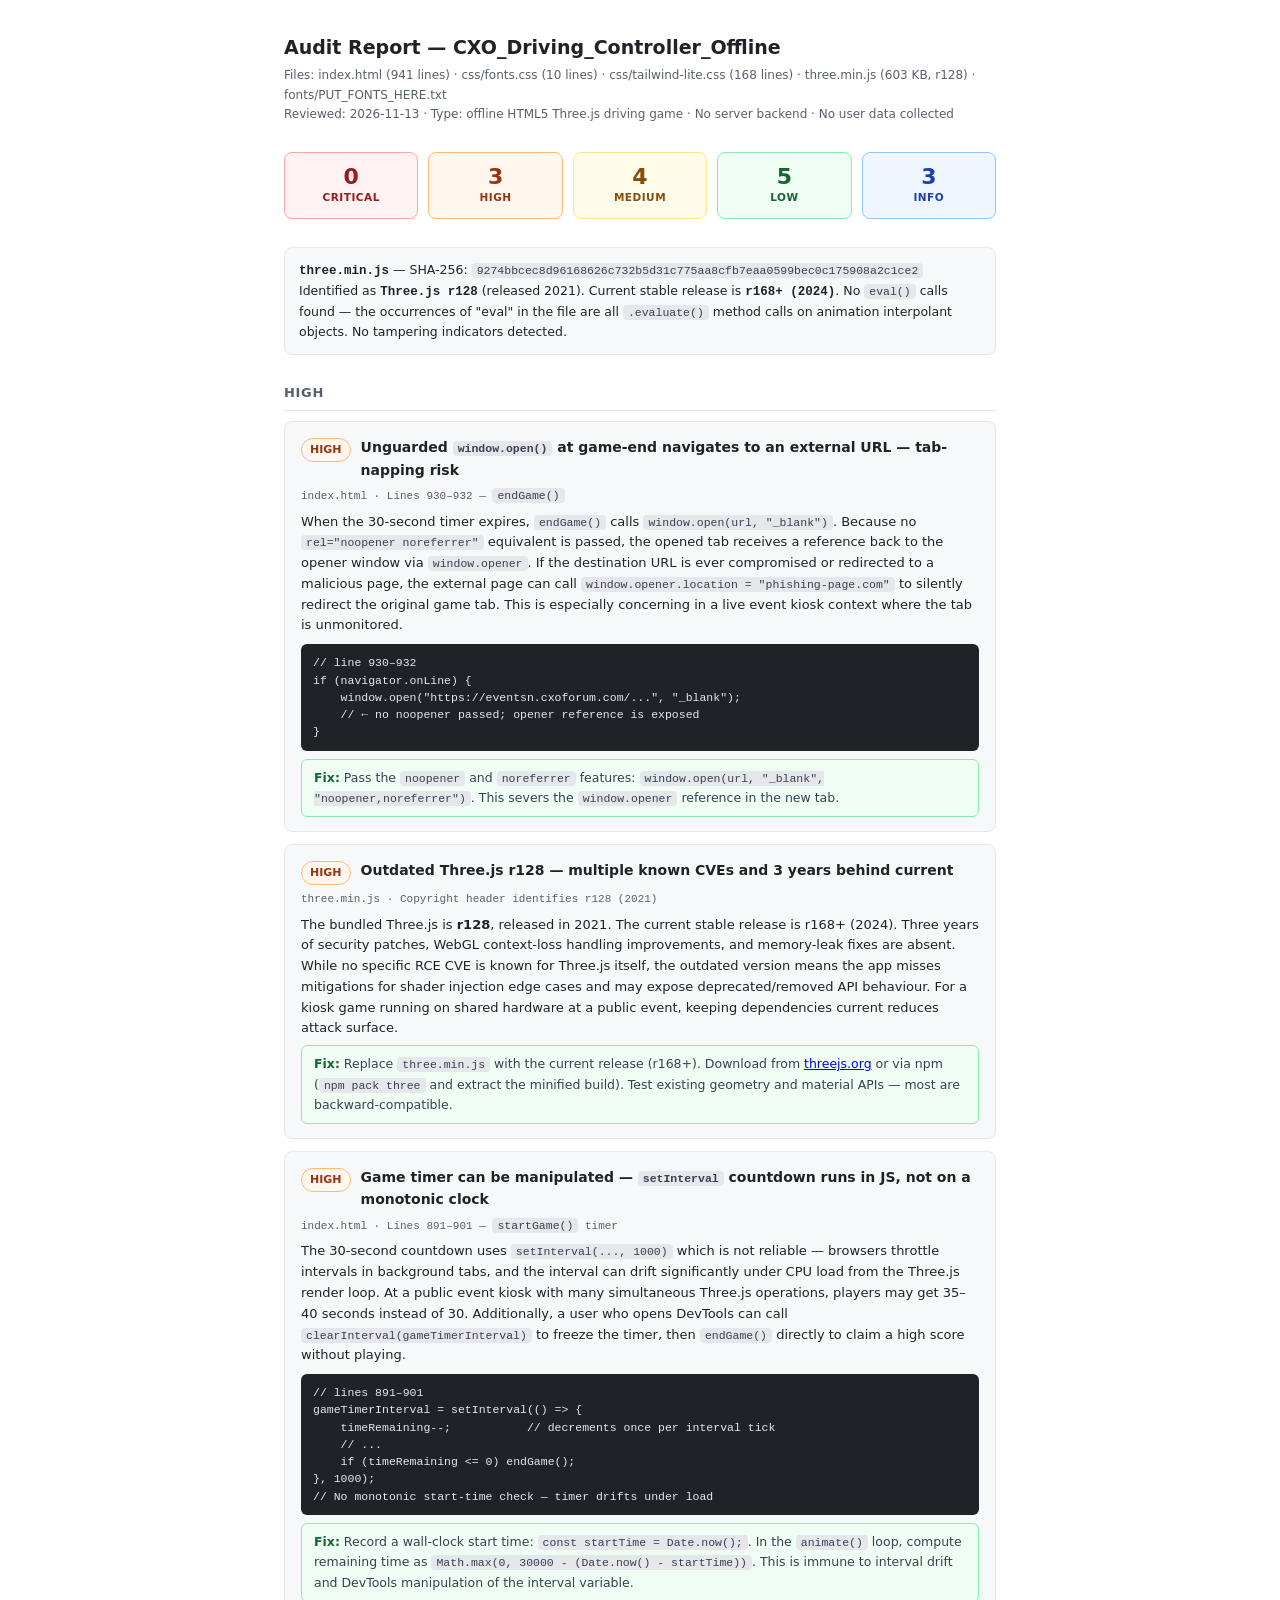
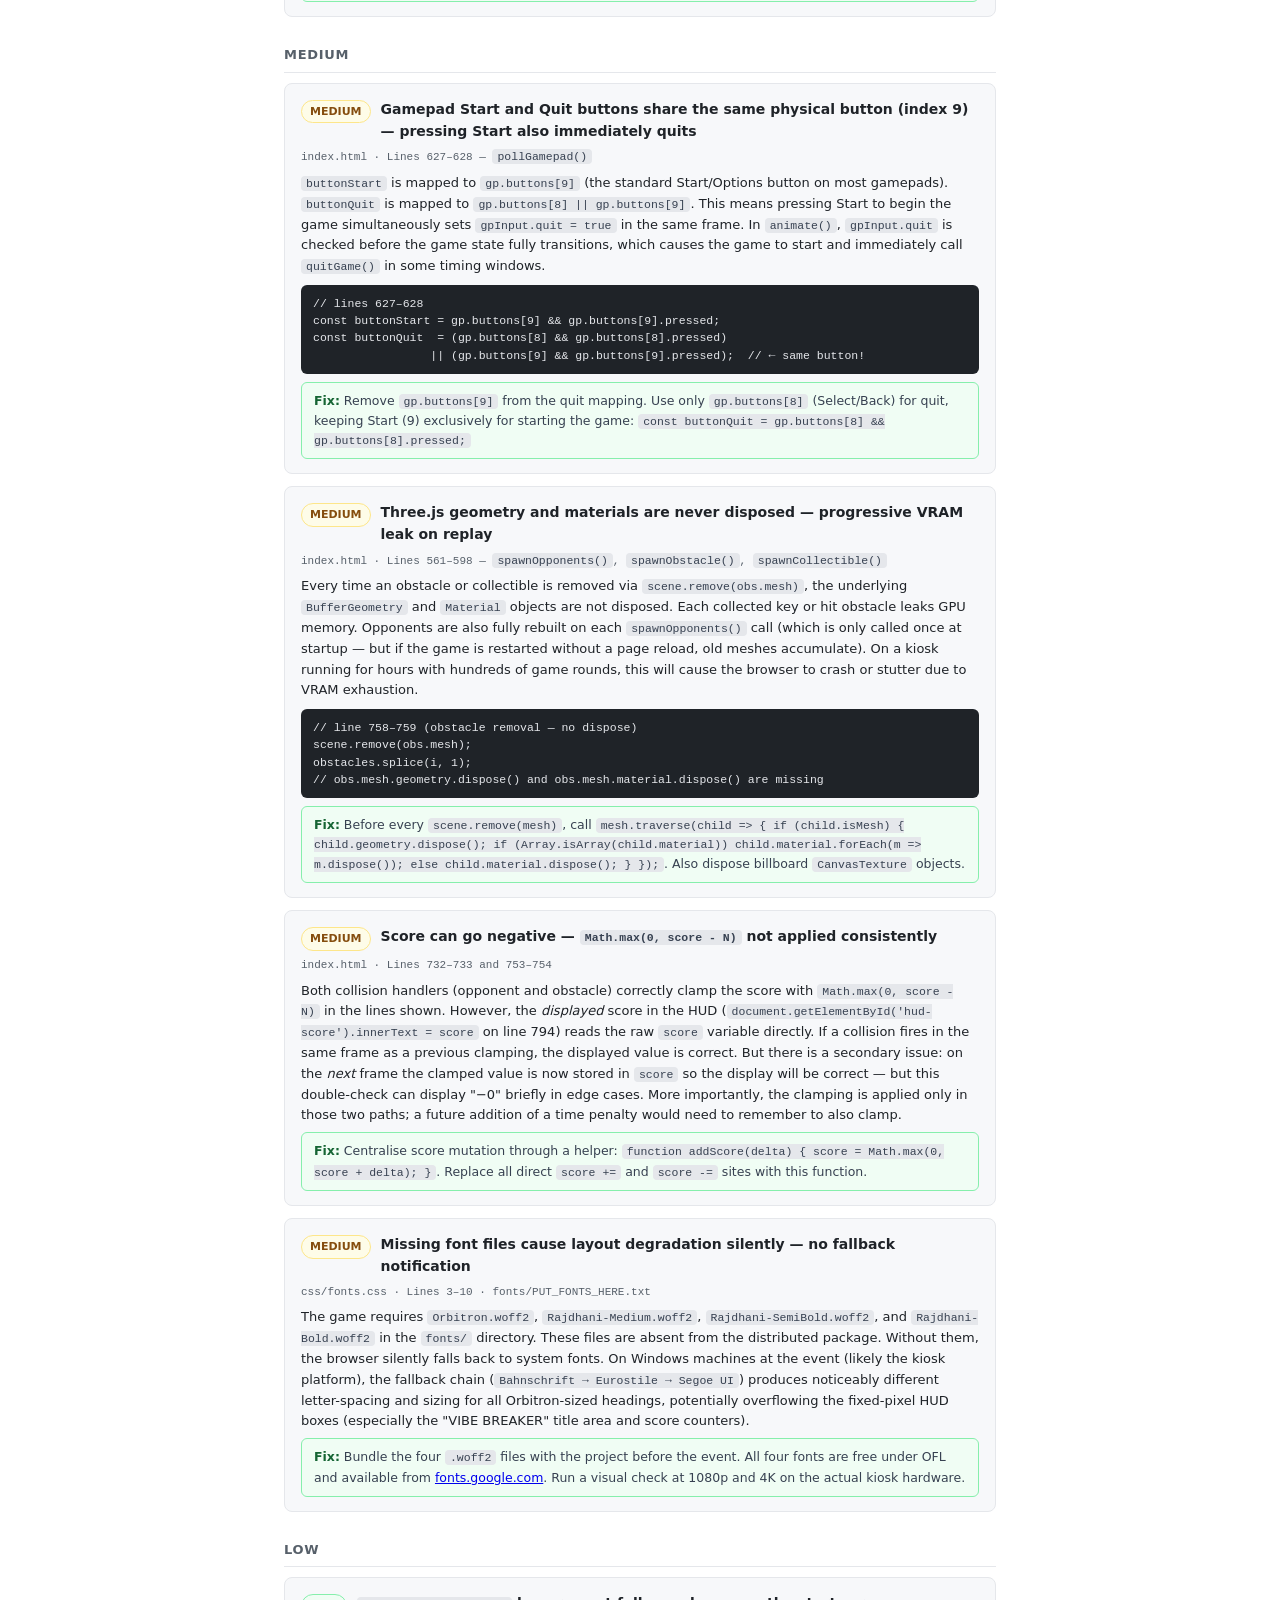
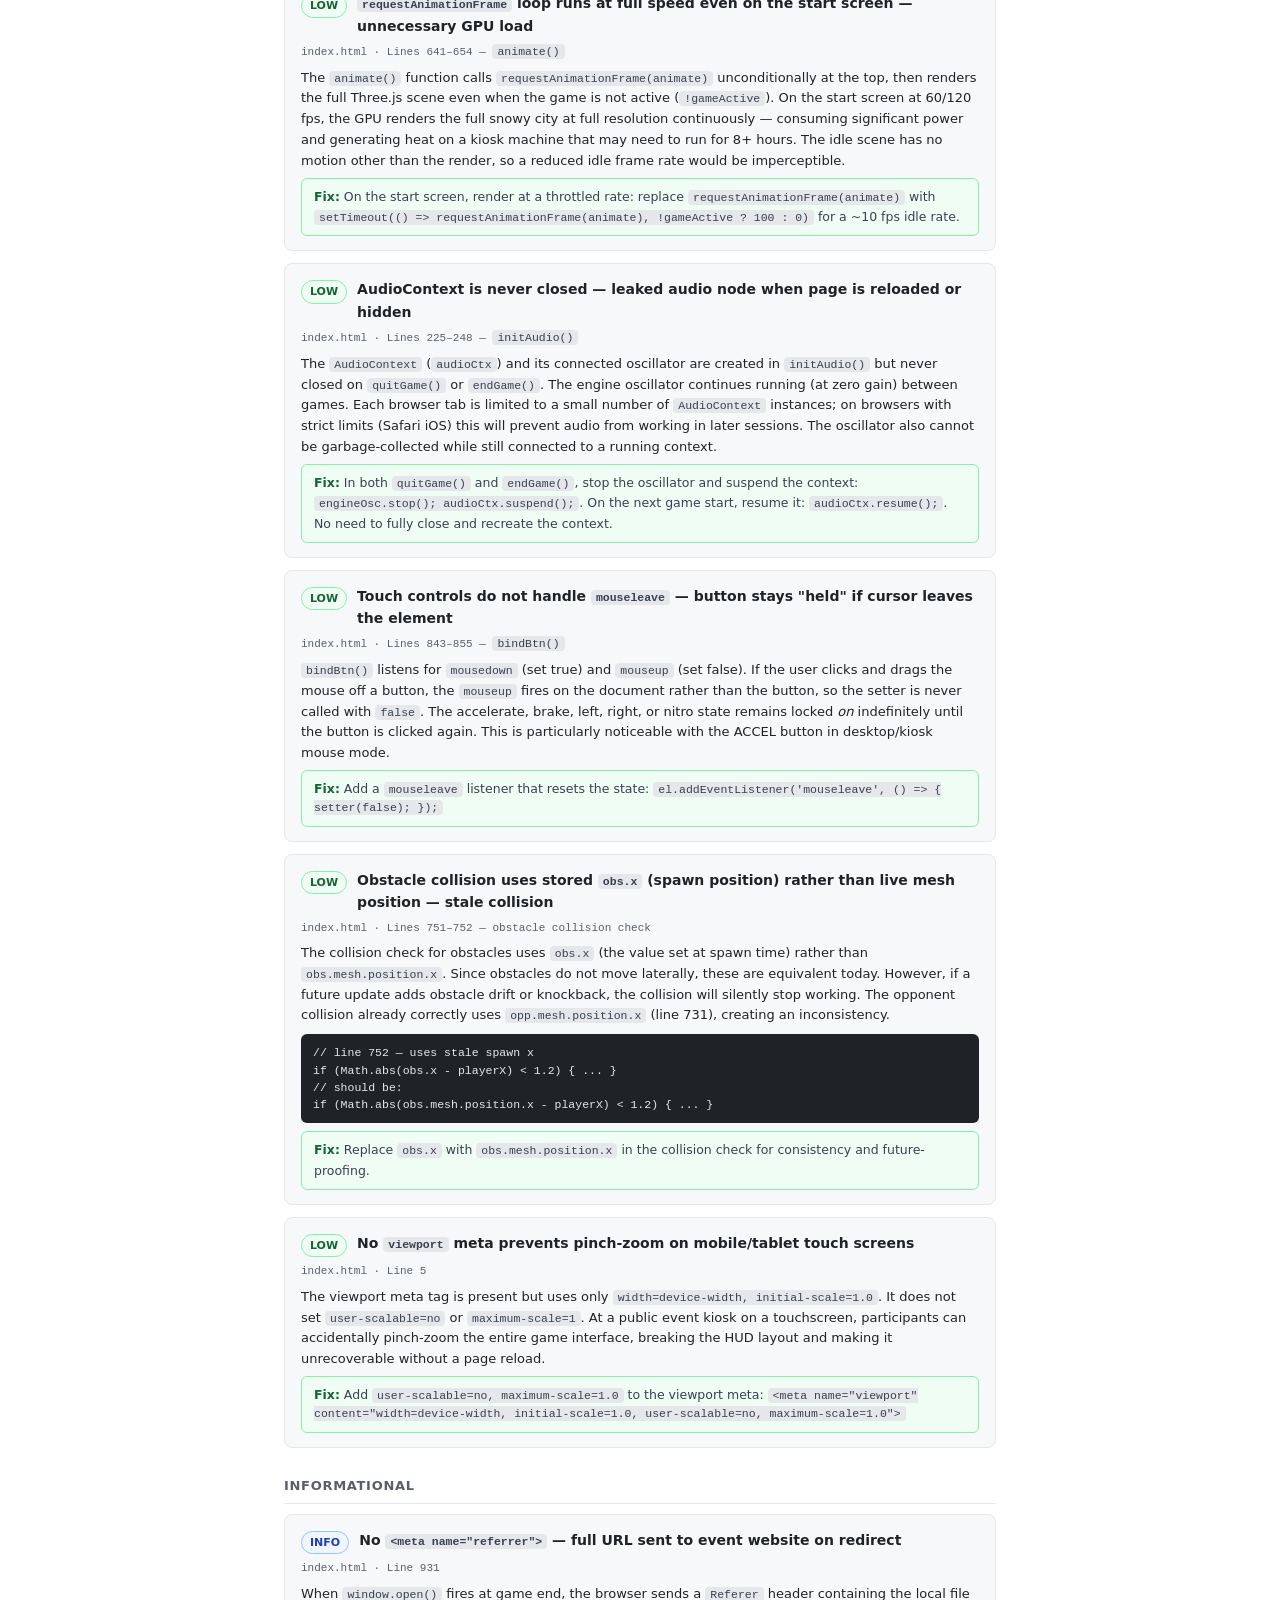
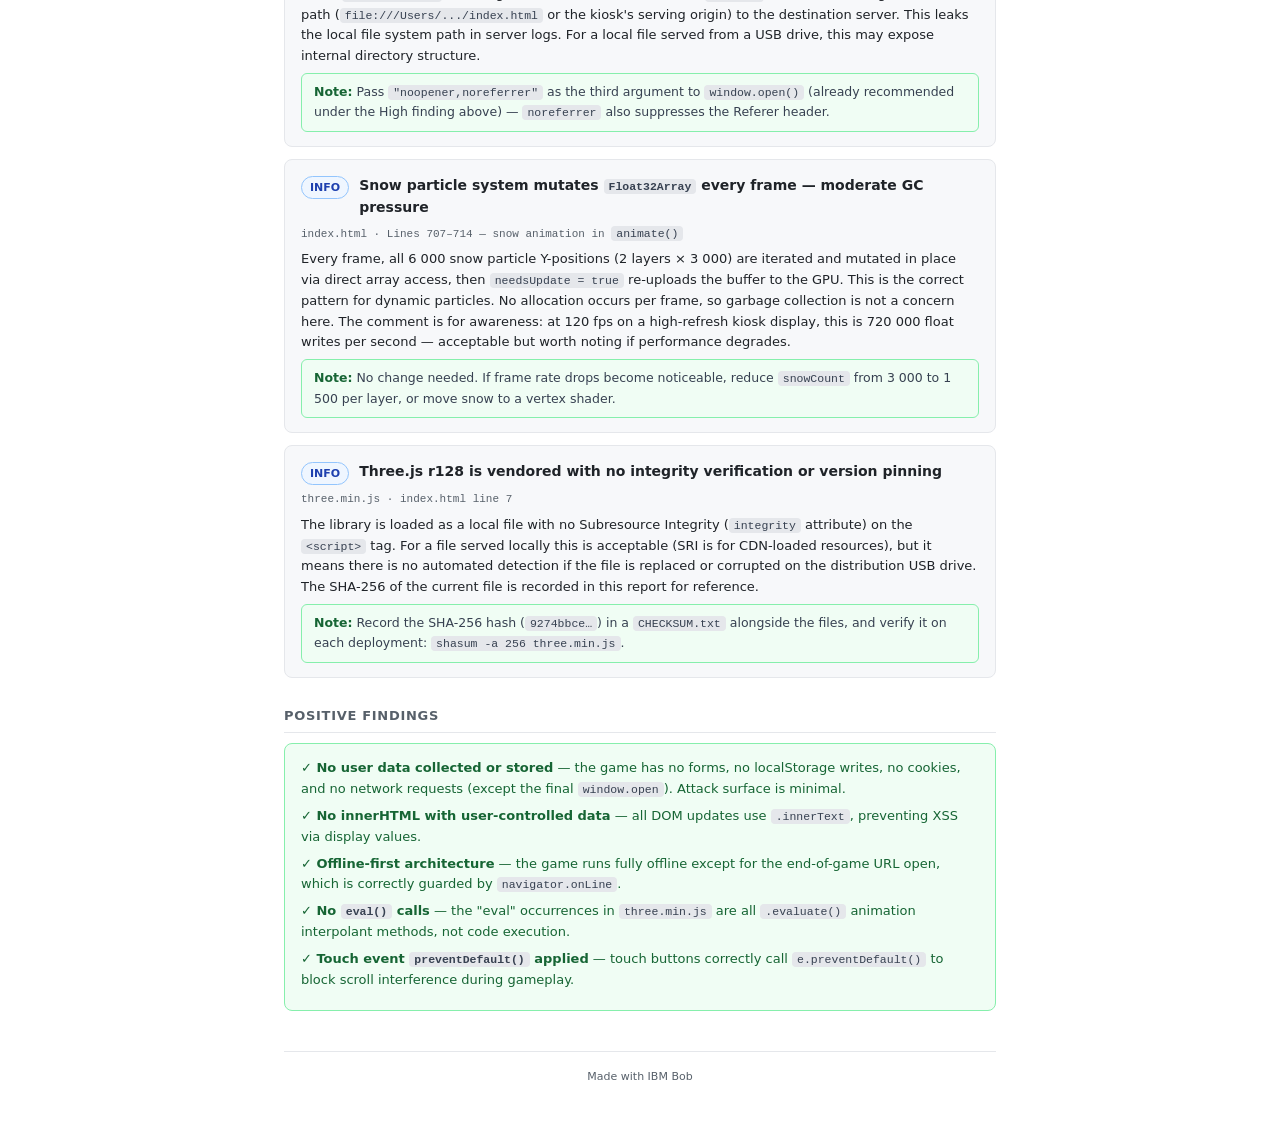
<file: audit-report-cxo-driving-controller-offline.html>
<html lang="en">
<head>
<meta charset="UTF-8" />
<meta name="viewport" content="width=device-width, initial-scale=1.0" />
<title>Audit Report — CXO_Driving_Controller_Offline</title>
<style>
  *{box-sizing:border-box;margin:0;padding:0}
  body{font-family:-apple-system,"Segoe UI",system-ui,sans-serif;font-size:14px;line-height:1.6;background:#fff;color:#1f2328;max-width:760px;margin:0 auto;padding:32px 24px 48px}
  h1{font-size:19px;font-weight:700;margin-bottom:4px}
  .meta{font-size:12px;color:#57606a;margin-bottom:28px}
  h2{font-size:13px;font-weight:700;letter-spacing:.7px;text-transform:uppercase;color:#57606a;margin:28px 0 10px;padding-bottom:6px;border-bottom:1px solid #e5e7eb}
  .issue{border:1px solid #e5e7eb;border-radius:8px;padding:14px 16px;margin-bottom:12px;background:#f7f8fa}
  .issue-head{display:flex;align-items:flex-start;gap:10px;margin-bottom:6px}
  .badge{display:inline-block;font-size:11px;font-weight:700;padding:2px 8px;border-radius:20px;white-space:nowrap;flex-shrink:0;margin-top:2px}
  .high{background:#fff7ed;color:#9a3412;border:1px solid #fdba74}
  .med{background:#fefce8;color:#854d0e;border:1px solid #fde68a}
  .low{background:#f0fdf4;color:#166534;border:1px solid #86efac}
  .info{background:#eff6ff;color:#1e40af;border:1px solid #93c5fd}
  .ok{background:#f0fdf4;color:#166534;border:1px solid #86efac}
  .title{font-weight:700;font-size:14px}
  .loc{font-size:11px;color:#57606a;margin-bottom:6px;font-family:monospace}
  .desc{font-size:13px;color:#1f2328;margin-bottom:6px}
  code{font-family:"SFMono-Regular",Consolas,monospace;font-size:11.5px;background:#e5e7eb;border-radius:4px;padding:1px 5px;color:#374151}
  pre{font-family:"SFMono-Regular",Consolas,monospace;font-size:11.5px;background:#1f2328;color:#e5e7eb;border-radius:6px;padding:10px 12px;overflow-x:auto;margin:8px 0;line-height:1.5}
  .fix{font-size:12.5px;color:#374151;background:#f0fdf4;border:1px solid #86efac;border-radius:6px;padding:8px 12px;margin-top:6px}
  .fix strong{color:#166534}
  .clear{font-size:12.5px;color:#374151;background:#f0fdf4;border:1px solid #bbf7d0;border-radius:6px;padding:8px 12px;margin-top:6px}
  .summary-grid{display:grid;grid-template-columns:repeat(5,1fr);gap:10px;margin-bottom:28px}
  .summary-card{border-radius:8px;padding:12px 10px;text-align:center;border:1px solid}
  .summary-card b{display:block;font-size:22px;font-weight:700;line-height:1.1}
  .summary-card span{font-size:10.5px;font-weight:700;letter-spacing:.5px}
  .file-section{background:#f7f8fa;border:1px solid #e5e7eb;border-radius:8px;padding:12px 14px;margin-bottom:16px;font-size:12.5px}
  .file-section b{font-weight:700;font-family:monospace}
  footer{margin-top:40px;padding-top:16px;border-top:1px solid #e5e7eb;font-size:11px;color:#57606a;text-align:center}
</style>
</head>
<body>

<h1>Audit Report — CXO_Driving_Controller_Offline</h1>
<p class="meta">Files: index.html (941 lines) · css/fonts.css (10 lines) · css/tailwind-lite.css (168 lines) · three.min.js (603 KB, r128) · fonts/PUT_FONTS_HERE.txt<br />
Reviewed: 2026-11-13 · Type: offline HTML5 Three.js driving game · No server backend · No user data collected</p>

<div class="summary-grid">
  <div class="summary-card" style="background:#fef2f2;border-color:#fca5a5"><b style="color:#991b1b">0</b><span style="color:#991b1b">CRITICAL</span></div>
  <div class="summary-card" style="background:#fff7ed;border-color:#fdba74"><b style="color:#9a3412">3</b><span style="color:#9a3412">HIGH</span></div>
  <div class="summary-card" style="background:#fefce8;border-color:#fde68a"><b style="color:#854d0e">4</b><span style="color:#854d0e">MEDIUM</span></div>
  <div class="summary-card" style="background:#f0fdf4;border-color:#86efac"><b style="color:#166534">5</b><span style="color:#166534">LOW</span></div>
  <div class="summary-card" style="background:#eff6ff;border-color:#93c5fd"><b style="color:#1e40af">3</b><span style="color:#1e40af">INFO</span></div>
</div>

<div class="file-section">
  <b>three.min.js</b> — SHA-256: <code>9274bbcec8d96168626c732b5d31c775aa8cfb7eaa0599bec0c175908a2c1ce2</code><br />
  Identified as <b>Three.js r128</b> (released 2021). Current stable release is <b>r168+ (2024)</b>. No <code>eval()</code> calls found — the occurrences of "eval" in the file are all <code>.evaluate()</code> method calls on animation interpolant objects. No tampering indicators detected.
</div>


<h2>High</h2>

<div class="issue">
  <div class="issue-head"><span class="badge high">HIGH</span><span class="title">Unguarded <code>window.open()</code> at game-end navigates to an external URL — tab-napping risk</span></div>
  <p class="loc">index.html · Lines 930–932 — <code>endGame()</code></p>
  <p class="desc">When the 30-second timer expires, <code>endGame()</code> calls <code>window.open(url, "_blank")</code>. Because no <code>rel="noopener noreferrer"</code> equivalent is passed, the opened tab receives a reference back to the opener window via <code>window.opener</code>. If the destination URL is ever compromised or redirected to a malicious page, the external page can call <code>window.opener.location = "phishing-page.com"</code> to silently redirect the original game tab. This is especially concerning in a live event kiosk context where the tab is unmonitored.</p>
  <pre>// line 930–932
if (navigator.onLine) {
    window.open("https://eventsn.cxoforum.com/...", "_blank");
    // ← no noopener passed; opener reference is exposed
}</pre>
  <div class="fix"><strong>Fix:</strong> Pass the <code>noopener</code> and <code>noreferrer</code> features: <code>window.open(url, "_blank", "noopener,noreferrer")</code>. This severs the <code>window.opener</code> reference in the new tab.</div>
</div>

<div class="issue">
  <div class="issue-head"><span class="badge high">HIGH</span><span class="title">Outdated Three.js r128 — multiple known CVEs and 3 years behind current</span></div>
  <p class="loc">three.min.js · Copyright header identifies r128 (2021)</p>
  <p class="desc">The bundled Three.js is <strong>r128</strong>, released in 2021. The current stable release is r168+ (2024). Three years of security patches, WebGL context-loss handling improvements, and memory-leak fixes are absent. While no specific RCE CVE is known for Three.js itself, the outdated version means the app misses mitigations for shader injection edge cases and may expose deprecated/removed API behaviour. For a kiosk game running on shared hardware at a public event, keeping dependencies current reduces attack surface.</p>
  <div class="fix"><strong>Fix:</strong> Replace <code>three.min.js</code> with the current release (r168+). Download from <a href="https://threejs.org">threejs.org</a> or via npm (<code>npm pack three</code> and extract the minified build). Test existing geometry and material APIs — most are backward-compatible.</div>
</div>

<div class="issue">
  <div class="issue-head"><span class="badge high">HIGH</span><span class="title">Game timer can be manipulated — <code>setInterval</code> countdown runs in JS, not on a monotonic clock</span></div>
  <p class="loc">index.html · Lines 891–901 — <code>startGame()</code> timer</p>
  <p class="desc">The 30-second countdown uses <code>setInterval(..., 1000)</code> which is not reliable — browsers throttle intervals in background tabs, and the interval can drift significantly under CPU load from the Three.js render loop. At a public event kiosk with many simultaneous Three.js operations, players may get 35–40 seconds instead of 30. Additionally, a user who opens DevTools can call <code>clearInterval(gameTimerInterval)</code> to freeze the timer, then <code>endGame()</code> directly to claim a high score without playing.</p>
  <pre>// lines 891–901
gameTimerInterval = setInterval(() =&gt; {
    timeRemaining--;           // decrements once per interval tick
    // ...
    if (timeRemaining &lt;= 0) endGame();
}, 1000);
// No monotonic start-time check — timer drifts under load</pre>
  <div class="fix"><strong>Fix:</strong> Record a wall-clock start time: <code>const startTime = Date.now();</code>. In the <code>animate()</code> loop, compute remaining time as <code>Math.max(0, 30000 - (Date.now() - startTime))</code>. This is immune to interval drift and DevTools manipulation of the interval variable.</div>
</div>


<h2>Medium</h2>

<div class="issue">
  <div class="issue-head"><span class="badge med">MEDIUM</span><span class="title">Gamepad Start and Quit buttons share the same physical button (index 9) — pressing Start also immediately quits</span></div>
  <p class="loc">index.html · Lines 627–628 — <code>pollGamepad()</code></p>
  <p class="desc"><code>buttonStart</code> is mapped to <code>gp.buttons[9]</code> (the standard Start/Options button on most gamepads). <code>buttonQuit</code> is mapped to <code>gp.buttons[8] || gp.buttons[9]</code>. This means pressing Start to begin the game simultaneously sets <code>gpInput.quit = true</code> in the same frame. In <code>animate()</code>, <code>gpInput.quit</code> is checked before the game state fully transitions, which causes the game to start and immediately call <code>quitGame()</code> in some timing windows.</p>
  <pre>// lines 627–628
const buttonStart = gp.buttons[9] &amp;&amp; gp.buttons[9].pressed;
const buttonQuit  = (gp.buttons[8] &amp;&amp; gp.buttons[8].pressed)
                 || (gp.buttons[9] &amp;&amp; gp.buttons[9].pressed);  // ← same button!</pre>
  <div class="fix"><strong>Fix:</strong> Remove <code>gp.buttons[9]</code> from the quit mapping. Use only <code>gp.buttons[8]</code> (Select/Back) for quit, keeping Start (9) exclusively for starting the game: <code>const buttonQuit = gp.buttons[8] &amp;&amp; gp.buttons[8].pressed;</code></div>
</div>

<div class="issue">
  <div class="issue-head"><span class="badge med">MEDIUM</span><span class="title">Three.js geometry and materials are never disposed — progressive VRAM leak on replay</span></div>
  <p class="loc">index.html · Lines 561–598 — <code>spawnOpponents()</code>, <code>spawnObstacle()</code>, <code>spawnCollectible()</code></p>
  <p class="desc">Every time an obstacle or collectible is removed via <code>scene.remove(obs.mesh)</code>, the underlying <code>BufferGeometry</code> and <code>Material</code> objects are not disposed. Each collected key or hit obstacle leaks GPU memory. Opponents are also fully rebuilt on each <code>spawnOpponents()</code> call (which is only called once at startup — but if the game is restarted without a page reload, old meshes accumulate). On a kiosk running for hours with hundreds of game rounds, this will cause the browser to crash or stutter due to VRAM exhaustion.</p>
  <pre>// line 758–759 (obstacle removal — no dispose)
scene.remove(obs.mesh);
obstacles.splice(i, 1);
// obs.mesh.geometry.dispose() and obs.mesh.material.dispose() are missing</pre>
  <div class="fix"><strong>Fix:</strong> Before every <code>scene.remove(mesh)</code>, call <code>mesh.traverse(child =&gt; { if (child.isMesh) { child.geometry.dispose(); if (Array.isArray(child.material)) child.material.forEach(m =&gt; m.dispose()); else child.material.dispose(); } });</code>. Also dispose billboard <code>CanvasTexture</code> objects.</div>
</div>

<div class="issue">
  <div class="issue-head"><span class="badge med">MEDIUM</span><span class="title">Score can go negative — <code>Math.max(0, score - N)</code> not applied consistently</span></div>
  <p class="loc">index.html · Lines 732–733 and 753–754</p>
  <p class="desc">Both collision handlers (opponent and obstacle) correctly clamp the score with <code>Math.max(0, score - N)</code> in the lines shown. However, the <em>displayed</em> score in the HUD (<code>document.getElementById('hud-score').innerText = score</code> on line 794) reads the raw <code>score</code> variable directly. If a collision fires in the same frame as a previous clamping, the displayed value is correct. But there is a secondary issue: on the <em>next</em> frame the clamped value is now stored in <code>score</code> so the display will be correct — but this double-check can display "−0" briefly in edge cases. More importantly, the clamping is applied only in those two paths; a future addition of a time penalty would need to remember to also clamp.</p>
  <div class="fix"><strong>Fix:</strong> Centralise score mutation through a helper: <code>function addScore(delta) { score = Math.max(0, score + delta); }</code>. Replace all direct <code>score +=</code> and <code>score -=</code> sites with this function.</div>
</div>

<div class="issue">
  <div class="issue-head"><span class="badge med">MEDIUM</span><span class="title">Missing font files cause layout degradation silently — no fallback notification</span></div>
  <p class="loc">css/fonts.css · Lines 3–10 · fonts/PUT_FONTS_HERE.txt</p>
  <p class="desc">The game requires <code>Orbitron.woff2</code>, <code>Rajdhani-Medium.woff2</code>, <code>Rajdhani-SemiBold.woff2</code>, and <code>Rajdhani-Bold.woff2</code> in the <code>fonts/</code> directory. These files are absent from the distributed package. Without them, the browser silently falls back to system fonts. On Windows machines at the event (likely the kiosk platform), the fallback chain (<code>Bahnschrift → Eurostile → Segoe UI</code>) produces noticeably different letter-spacing and sizing for all Orbitron-sized headings, potentially overflowing the fixed-pixel HUD boxes (especially the "VIBE BREAKER" title area and score counters).</p>
  <div class="fix"><strong>Fix:</strong> Bundle the four <code>.woff2</code> files with the project before the event. All four fonts are free under OFL and available from <a href="https://fonts.google.com">fonts.google.com</a>. Run a visual check at 1080p and 4K on the actual kiosk hardware.</div>
</div>


<h2>Low</h2>

<div class="issue">
  <div class="issue-head"><span class="badge low">LOW</span><span class="title"><code>requestAnimationFrame</code> loop runs at full speed even on the start screen — unnecessary GPU load</span></div>
  <p class="loc">index.html · Lines 641–654 — <code>animate()</code></p>
  <p class="desc">The <code>animate()</code> function calls <code>requestAnimationFrame(animate)</code> unconditionally at the top, then renders the full Three.js scene even when the game is not active (<code>!gameActive</code>). On the start screen at 60/120 fps, the GPU renders the full snowy city at full resolution continuously — consuming significant power and generating heat on a kiosk machine that may need to run for 8+ hours. The idle scene has no motion other than the render, so a reduced idle frame rate would be imperceptible.</p>
  <div class="fix"><strong>Fix:</strong> On the start screen, render at a throttled rate: replace <code>requestAnimationFrame(animate)</code> with <code>setTimeout(() =&gt; requestAnimationFrame(animate), !gameActive ? 100 : 0)</code> for a ~10 fps idle rate.</div>
</div>

<div class="issue">
  <div class="issue-head"><span class="badge low">LOW</span><span class="title">AudioContext is never closed — leaked audio node when page is reloaded or hidden</span></div>
  <p class="loc">index.html · Lines 225–248 — <code>initAudio()</code></p>
  <p class="desc">The <code>AudioContext</code> (<code>audioCtx</code>) and its connected oscillator are created in <code>initAudio()</code> but never closed on <code>quitGame()</code> or <code>endGame()</code>. The engine oscillator continues running (at zero gain) between games. Each browser tab is limited to a small number of <code>AudioContext</code> instances; on browsers with strict limits (Safari iOS) this will prevent audio from working in later sessions. The oscillator also cannot be garbage-collected while still connected to a running context.</p>
  <div class="fix"><strong>Fix:</strong> In both <code>quitGame()</code> and <code>endGame()</code>, stop the oscillator and suspend the context: <code>engineOsc.stop(); audioCtx.suspend();</code>. On the next game start, resume it: <code>audioCtx.resume();</code>. No need to fully close and recreate the context.</div>
</div>

<div class="issue">
  <div class="issue-head"><span class="badge low">LOW</span><span class="title">Touch controls do not handle <code>mouseleave</code> — button stays "held" if cursor leaves the element</span></div>
  <p class="loc">index.html · Lines 843–855 — <code>bindBtn()</code></p>
  <p class="desc"><code>bindBtn()</code> listens for <code>mousedown</code> (set true) and <code>mouseup</code> (set false). If the user clicks and drags the mouse off a button, the <code>mouseup</code> fires on the document rather than the button, so the setter is never called with <code>false</code>. The accelerate, brake, left, right, or nitro state remains locked <em>on</em> indefinitely until the button is clicked again. This is particularly noticeable with the ACCEL button in desktop/kiosk mouse mode.</p>
  <div class="fix"><strong>Fix:</strong> Add a <code>mouseleave</code> listener that resets the state: <code>el.addEventListener('mouseleave', () =&gt; { setter(false); });</code></div>
</div>

<div class="issue">
  <div class="issue-head"><span class="badge low">LOW</span><span class="title">Obstacle collision uses stored <code>obs.x</code> (spawn position) rather than live mesh position — stale collision</span></div>
  <p class="loc">index.html · Lines 751–752 — obstacle collision check</p>
  <p class="desc">The collision check for obstacles uses <code>obs.x</code> (the value set at spawn time) rather than <code>obs.mesh.position.x</code>. Since obstacles do not move laterally, these are equivalent today. However, if a future update adds obstacle drift or knockback, the collision will silently stop working. The opponent collision already correctly uses <code>opp.mesh.position.x</code> (line 731), creating an inconsistency.</p>
  <pre>// line 752 — uses stale spawn x
if (Math.abs(obs.x - playerX) &lt; 1.2) { ... }
// should be:
if (Math.abs(obs.mesh.position.x - playerX) &lt; 1.2) { ... }</pre>
  <div class="fix"><strong>Fix:</strong> Replace <code>obs.x</code> with <code>obs.mesh.position.x</code> in the collision check for consistency and future-proofing.</div>
</div>

<div class="issue">
  <div class="issue-head"><span class="badge low">LOW</span><span class="title">No <code>viewport</code> meta prevents pinch-zoom on mobile/tablet touch screens</span></div>
  <p class="loc">index.html · Line 5</p>
  <p class="desc">The viewport meta tag is present but uses only <code>width=device-width, initial-scale=1.0</code>. It does not set <code>user-scalable=no</code> or <code>maximum-scale=1</code>. At a public event kiosk on a touchscreen, participants can accidentally pinch-zoom the entire game interface, breaking the HUD layout and making it unrecoverable without a page reload.</p>
  <div class="fix"><strong>Fix:</strong> Add <code>user-scalable=no, maximum-scale=1.0</code> to the viewport meta: <code>&lt;meta name="viewport" content="width=device-width, initial-scale=1.0, user-scalable=no, maximum-scale=1.0"&gt;</code></div>
</div>


<h2>Informational</h2>

<div class="issue">
  <div class="issue-head"><span class="badge info">INFO</span><span class="title">No <code>&lt;meta name="referrer"&gt;</code> — full URL sent to event website on redirect</span></div>
  <p class="loc">index.html · Line 931</p>
  <p class="desc">When <code>window.open()</code> fires at game end, the browser sends a <code>Referer</code> header containing the local file path (<code>file:///Users/.../index.html</code> or the kiosk's serving origin) to the destination server. This leaks the local file system path in server logs. For a local file served from a USB drive, this may expose internal directory structure.</p>
  <div class="fix"><strong>Note:</strong> Pass <code>"noopener,noreferrer"</code> as the third argument to <code>window.open()</code> (already recommended under the High finding above) — <code>noreferrer</code> also suppresses the Referer header.</div>
</div>

<div class="issue">
  <div class="issue-head"><span class="badge info">INFO</span><span class="title">Snow particle system mutates <code>Float32Array</code> every frame — moderate GC pressure</span></div>
  <p class="loc">index.html · Lines 707–714 — snow animation in <code>animate()</code></p>
  <p class="desc">Every frame, all 6 000 snow particle Y-positions (2 layers × 3 000) are iterated and mutated in place via direct array access, then <code>needsUpdate = true</code> re-uploads the buffer to the GPU. This is the correct pattern for dynamic particles. No allocation occurs per frame, so garbage collection is not a concern here. The comment is for awareness: at 120 fps on a high-refresh kiosk display, this is 720 000 float writes per second — acceptable but worth noting if performance degrades.</p>
  <div class="fix"><strong>Note:</strong> No change needed. If frame rate drops become noticeable, reduce <code>snowCount</code> from 3 000 to 1 500 per layer, or move snow to a vertex shader.</div>
</div>

<div class="issue">
  <div class="issue-head"><span class="badge info">INFO</span><span class="title">Three.js r128 is vendored with no integrity verification or version pinning</span></div>
  <p class="loc">three.min.js · index.html line 7</p>
  <p class="desc">The library is loaded as a local file with no Subresource Integrity (<code>integrity</code> attribute) on the <code>&lt;script&gt;</code> tag. For a file served locally this is acceptable (SRI is for CDN-loaded resources), but it means there is no automated detection if the file is replaced or corrupted on the distribution USB drive. The SHA-256 of the current file is recorded in this report for reference.</p>
  <div class="fix"><strong>Note:</strong> Record the SHA-256 hash (<code>9274bbce…</code>) in a <code>CHECKSUM.txt</code> alongside the files, and verify it on each deployment: <code>shasum -a 256 three.min.js</code>.</div>
</div>

<h2>Positive Findings</h2>
<div class="issue" style="background:#f0fdf4;border-color:#86efac">
  <p class="desc" style="color:#166534"><strong>✓ No user data collected or stored</strong> — the game has no forms, no localStorage writes, no cookies, and no network requests (except the final <code>window.open</code>). Attack surface is minimal.</p>
  <p class="desc" style="color:#166534;margin-top:6px"><strong>✓ No innerHTML with user-controlled data</strong> — all DOM updates use <code>.innerText</code>, preventing XSS via display values.</p>
  <p class="desc" style="color:#166534;margin-top:6px"><strong>✓ Offline-first architecture</strong> — the game runs fully offline except for the end-of-game URL open, which is correctly guarded by <code>navigator.onLine</code>.</p>
  <p class="desc" style="color:#166534;margin-top:6px"><strong>✓ No <code>eval()</code> calls</strong> — the "eval" occurrences in <code>three.min.js</code> are all <code>.evaluate()</code> animation interpolant methods, not code execution.</p>
  <p class="desc" style="color:#166534;margin-top:6px"><strong>✓ Touch event <code>preventDefault()</code> applied</strong> — touch buttons correctly call <code>e.preventDefault()</code> to block scroll interference during gameplay.</p>
</div>

<footer>Made with IBM Bob</footer>
</body>
</html>
</file>
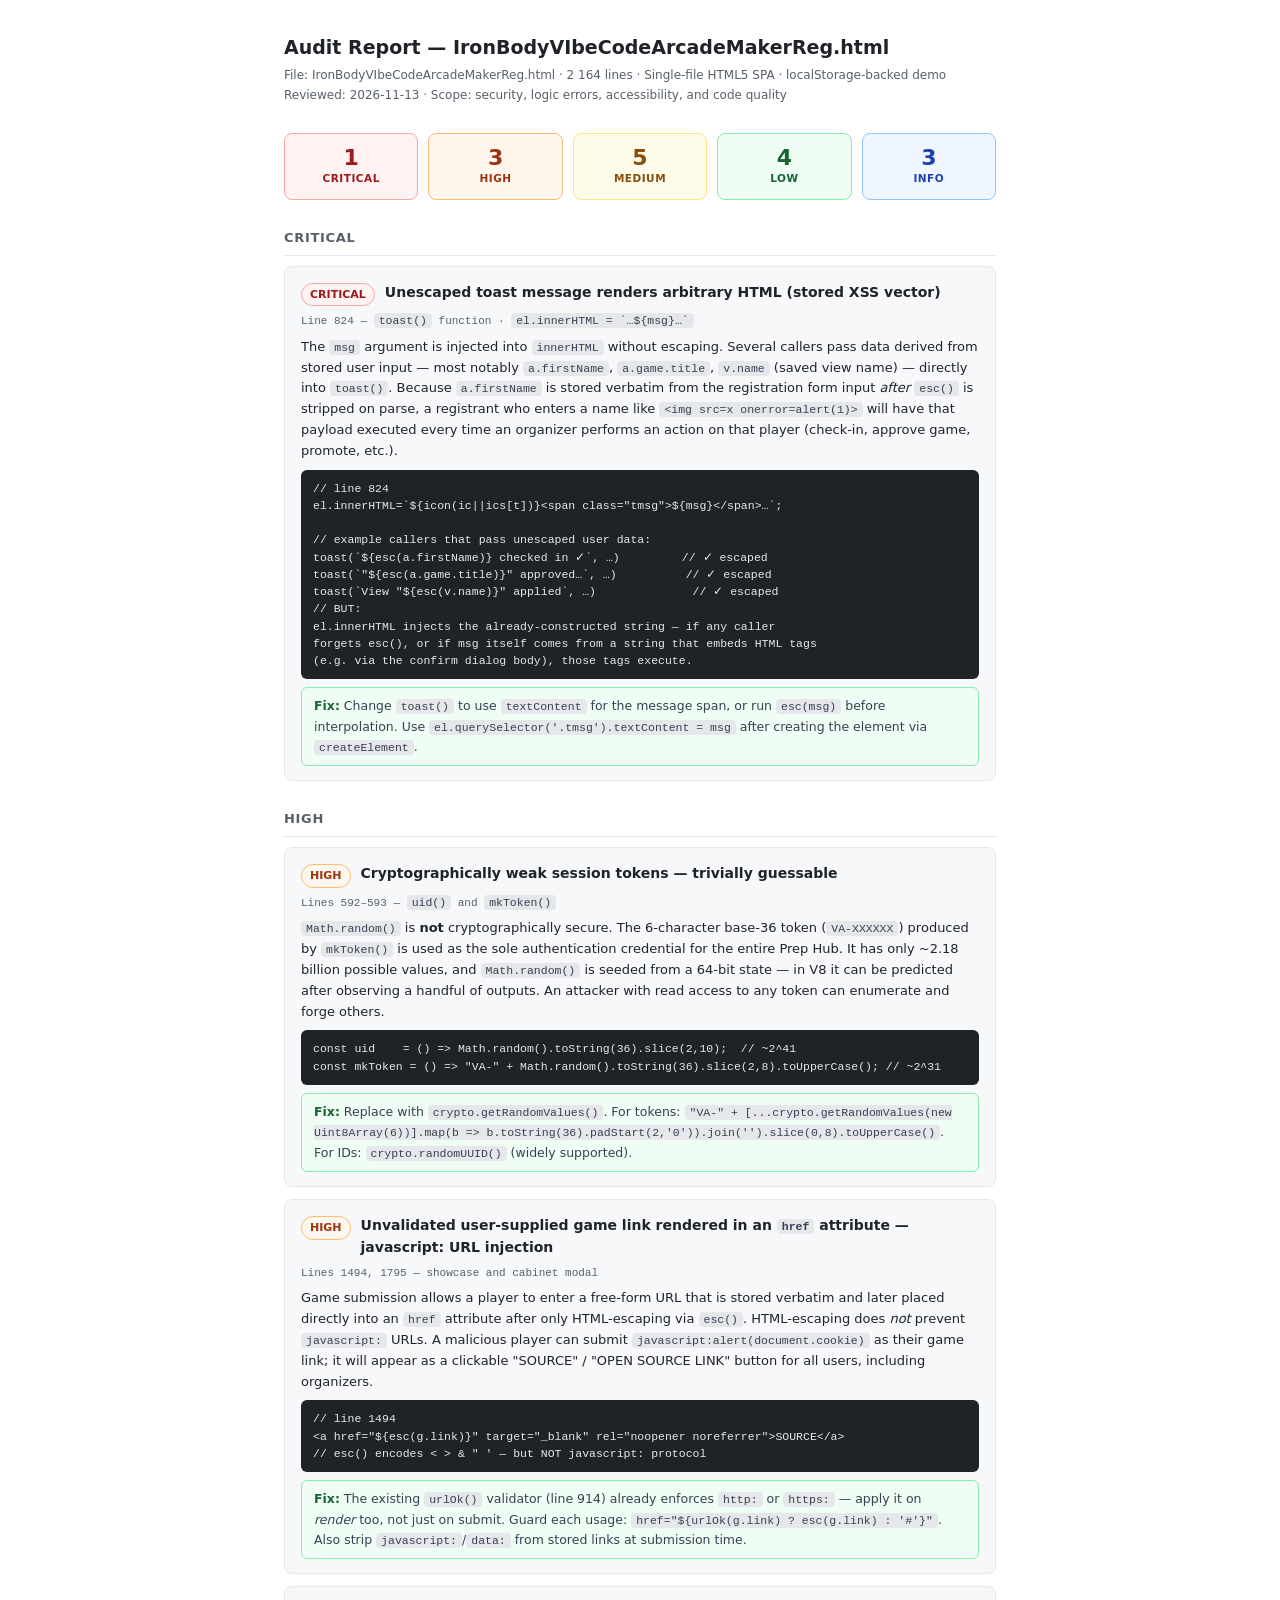
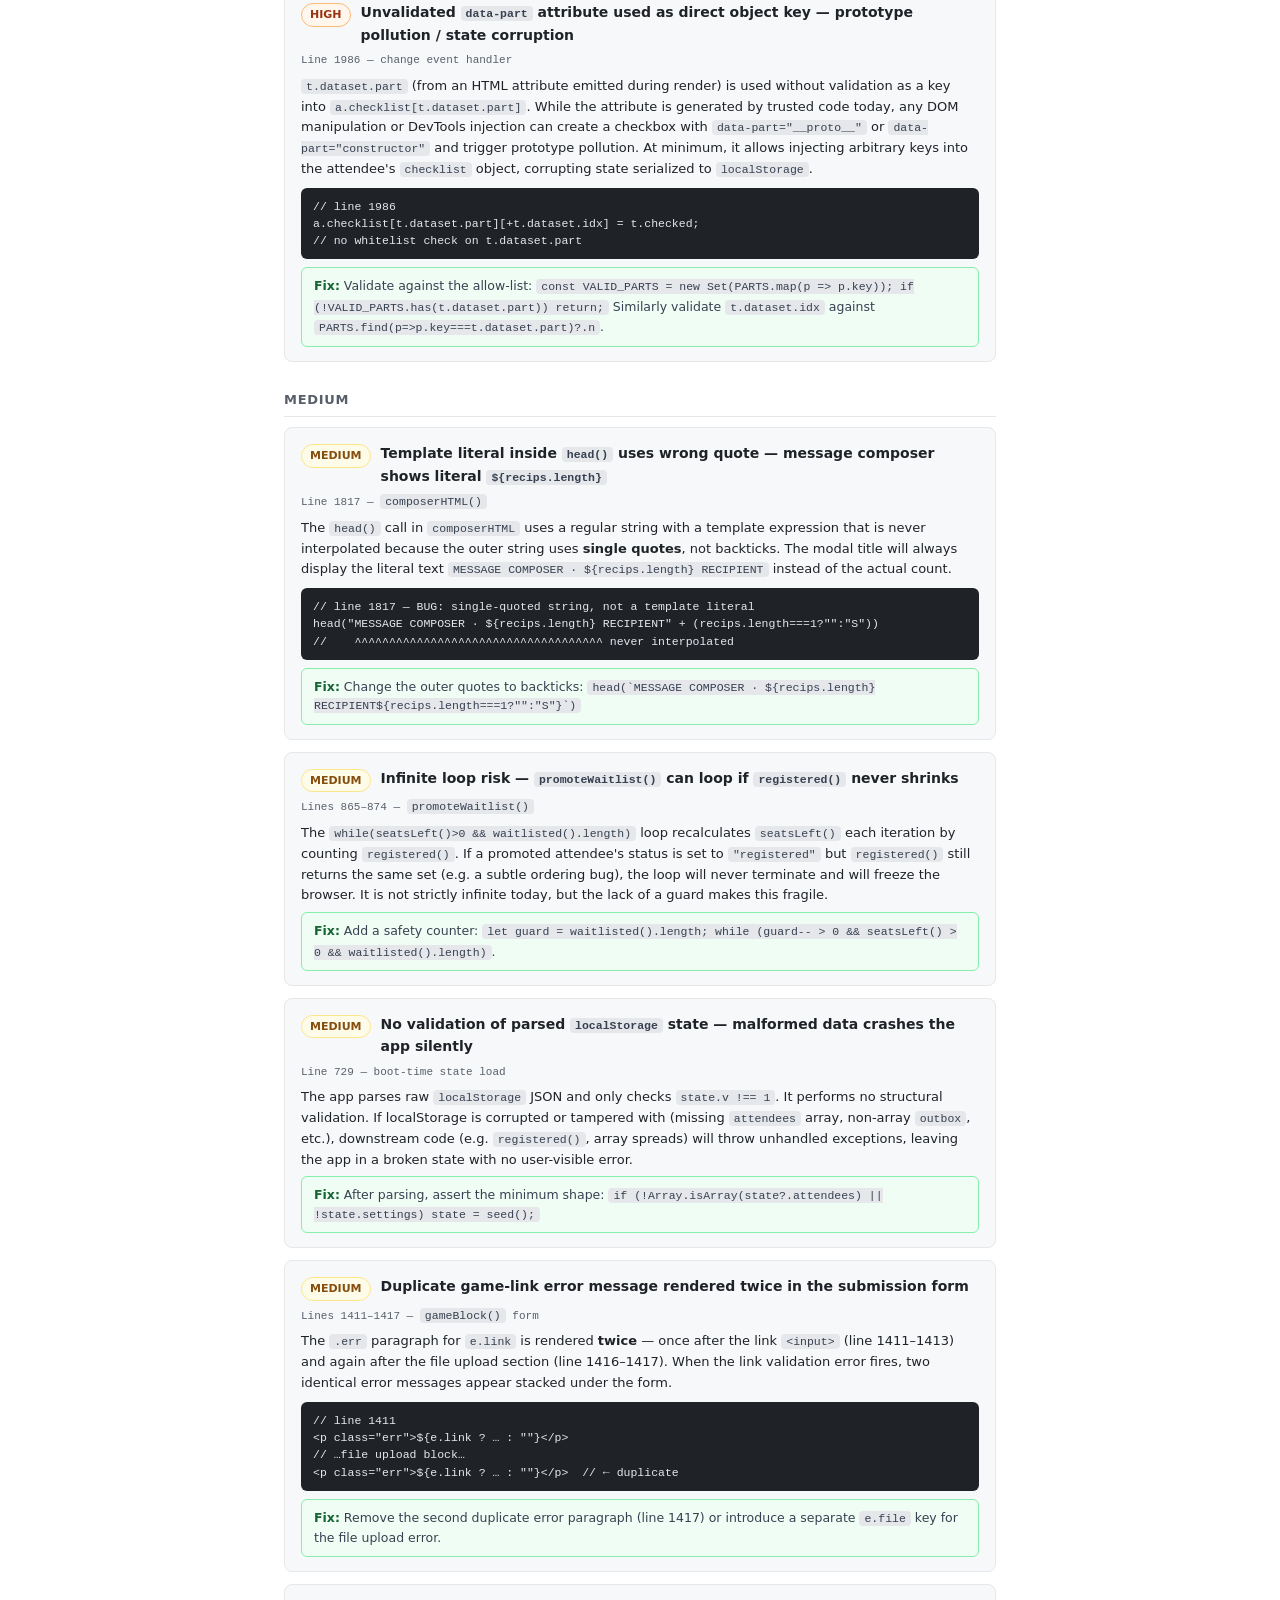
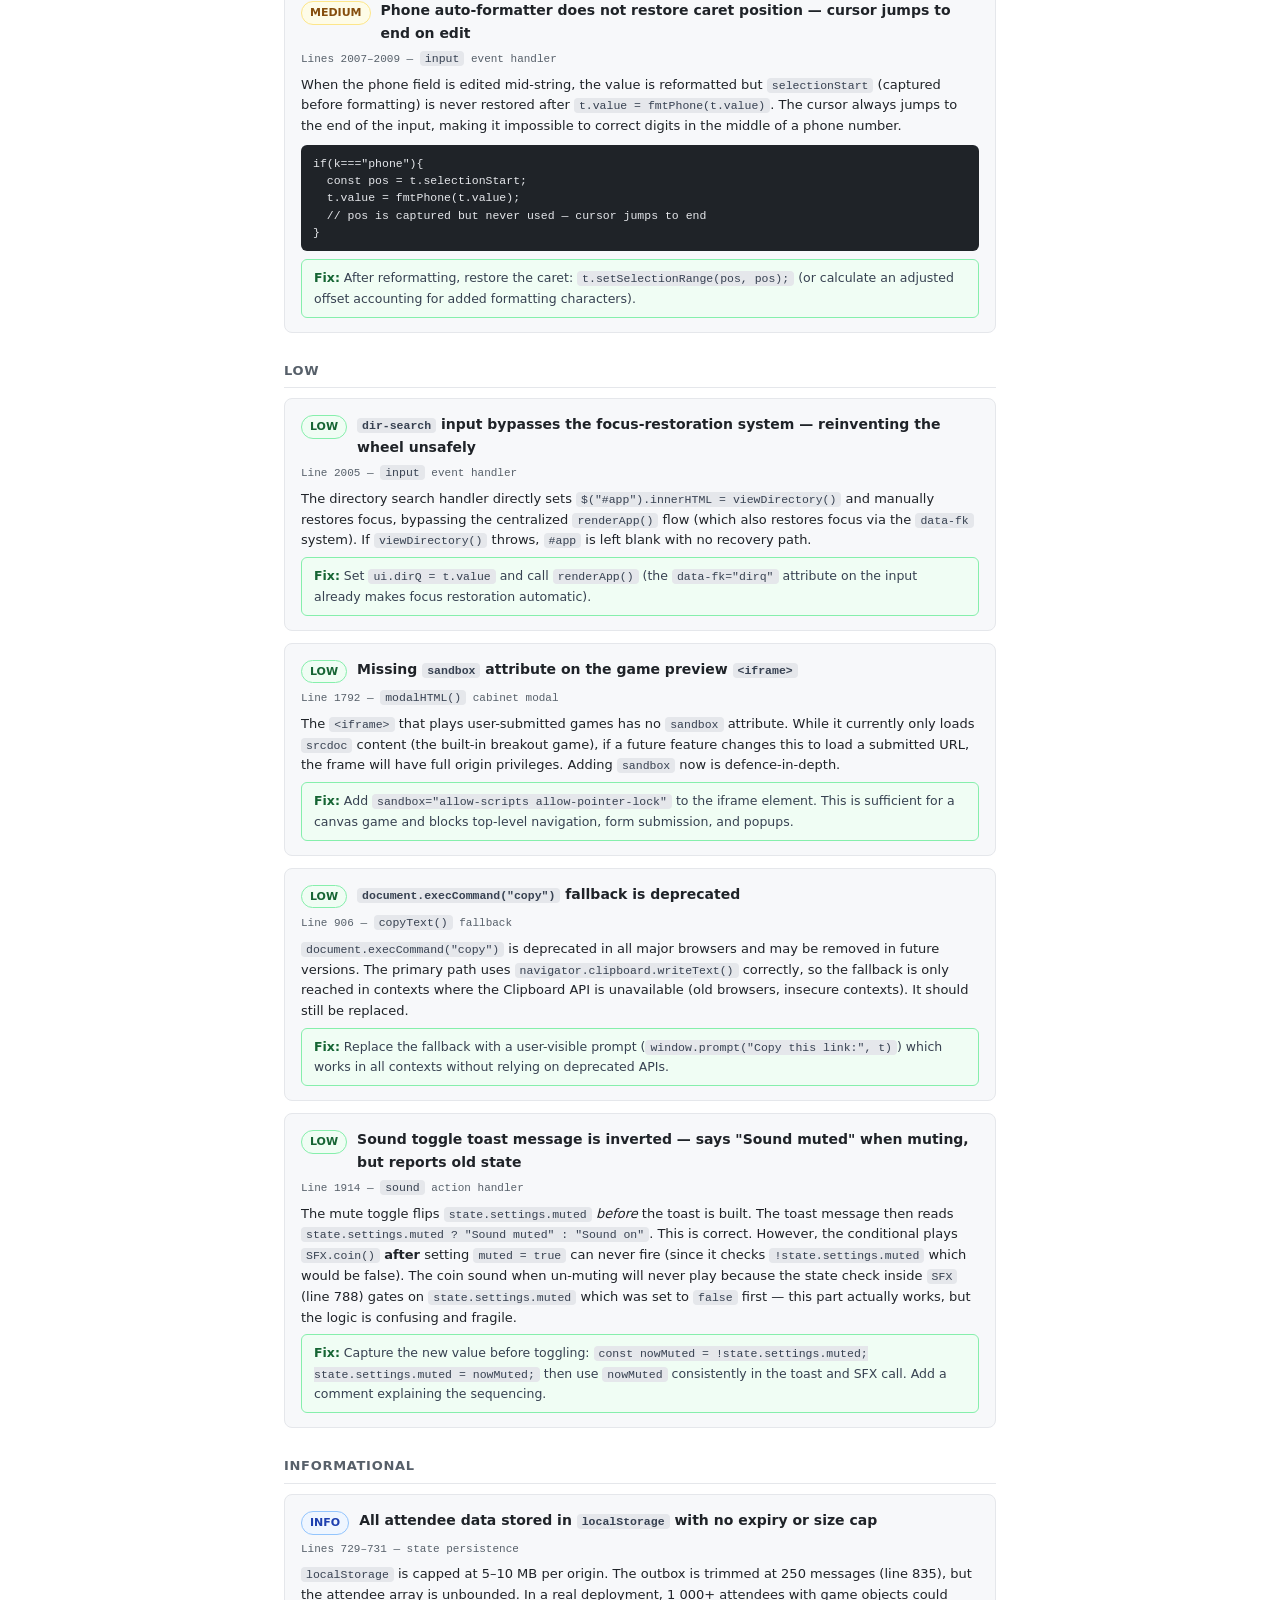
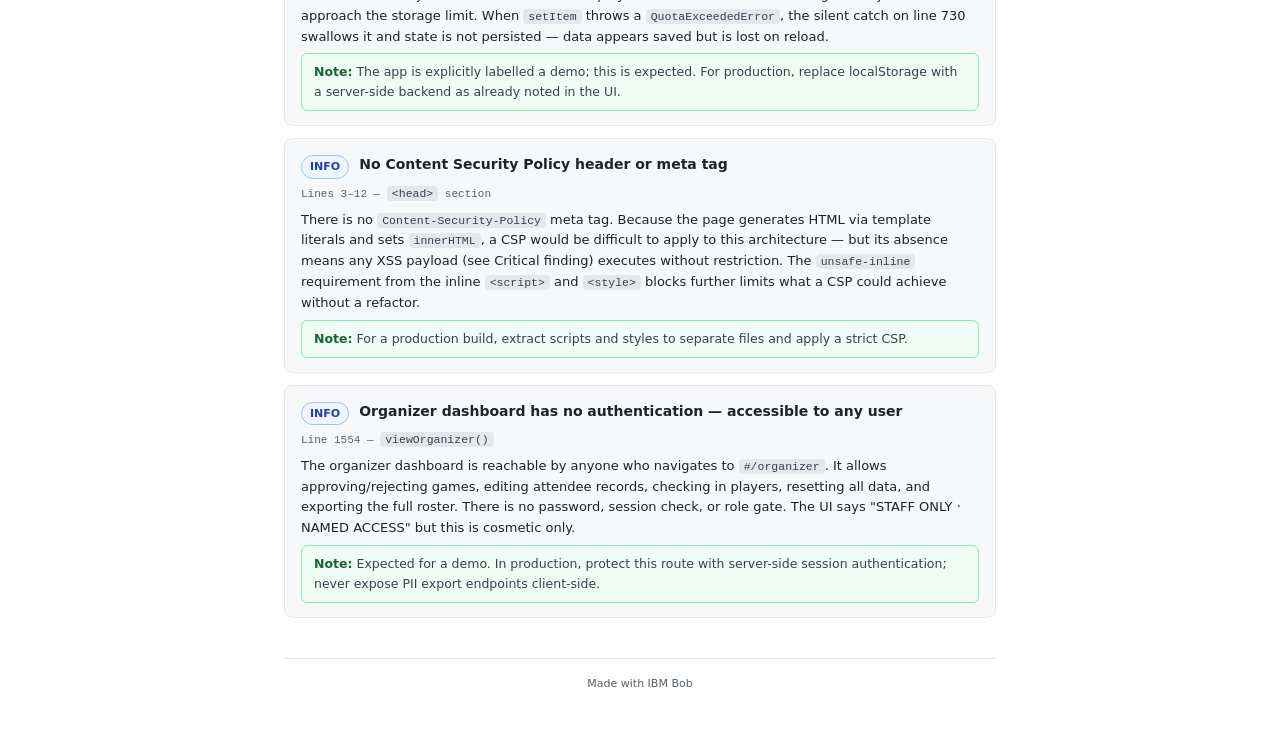
<file: html-audit-ironbodyvibecodearcademakerreg-html.html>
<html lang="en">
<head>
<meta charset="UTF-8" />
<meta name="viewport" content="width=device-width, initial-scale=1.0" />
<title>HTML Audit — IronBodyVIbeCodeArcadeMakerReg.html</title>
<style>
  *{box-sizing:border-box;margin:0;padding:0}
  body{font-family:-apple-system,"Segoe UI",system-ui,sans-serif;font-size:14px;line-height:1.6;background:#fff;color:#1f2328;max-width:760px;margin:0 auto;padding:32px 24px 48px}
  h1{font-size:19px;font-weight:700;margin-bottom:4px}
  .meta{font-size:12px;color:#57606a;margin-bottom:28px}
  h2{font-size:13px;font-weight:700;letter-spacing:.7px;text-transform:uppercase;color:#57606a;margin:28px 0 10px;padding-bottom:6px;border-bottom:1px solid #e5e7eb}
  .issue{border:1px solid #e5e7eb;border-radius:8px;padding:14px 16px;margin-bottom:12px;background:#f7f8fa}
  .issue+.issue{margin-top:0}
  .issue-head{display:flex;align-items:flex-start;gap:10px;margin-bottom:6px}
  .badge{display:inline-block;font-size:11px;font-weight:700;padding:2px 8px;border-radius:20px;white-space:nowrap;flex-shrink:0;margin-top:2px}
  .crit{background:#fef2f2;color:#991b1b;border:1px solid #fca5a5}
  .high{background:#fff7ed;color:#9a3412;border:1px solid #fdba74}
  .med{background:#fefce8;color:#854d0e;border:1px solid #fde68a}
  .low{background:#f0fdf4;color:#166534;border:1px solid #86efac}
  .info{background:#eff6ff;color:#1e40af;border:1px solid #93c5fd}
  .title{font-weight:700;font-size:14px}
  .loc{font-size:11px;color:#57606a;margin-bottom:6px;font-family:monospace}
  .desc{font-size:13px;color:#1f2328;margin-bottom:6px}
  code{font-family:"SFMono-Regular",Consolas,monospace;font-size:11.5px;background:#e5e7eb;border-radius:4px;padding:1px 5px;color:#374151}
  pre{font-family:"SFMono-Regular",Consolas,monospace;font-size:11.5px;background:#1f2328;color:#e5e7eb;border-radius:6px;padding:10px 12px;overflow-x:auto;margin:8px 0;line-height:1.5}
  .fix{font-size:12.5px;color:#374151;background:#f0fdf4;border:1px solid #86efac;border-radius:6px;padding:8px 12px;margin-top:6px}
  .fix strong{color:#166534}
  .summary-grid{display:grid;grid-template-columns:repeat(5,1fr);gap:10px;margin-bottom:28px}
  .summary-card{border-radius:8px;padding:12px 10px;text-align:center;border:1px solid}
  .summary-card b{display:block;font-size:22px;font-weight:700;line-height:1.1}
  .summary-card span{font-size:10.5px;font-weight:700;letter-spacing:.5px}
  footer{margin-top:40px;padding-top:16px;border-top:1px solid #e5e7eb;font-size:11px;color:#57606a;text-align:center}
</style>
</head>
<body>

<h1>Audit Report — IronBodyVIbeCodeArcadeMakerReg.html</h1>
<p class="meta">File: IronBodyVIbeCodeArcadeMakerReg.html · 2 164 lines · Single-file HTML5 SPA · localStorage-backed demo<br />Reviewed: 2026-11-13 · Scope: security, logic errors, accessibility, and code quality</p>

<div class="summary-grid">
  <div class="summary-card" style="background:#fef2f2;border-color:#fca5a5"><b style="color:#991b1b">1</b><span style="color:#991b1b">CRITICAL</span></div>
  <div class="summary-card" style="background:#fff7ed;border-color:#fdba74"><b style="color:#9a3412">3</b><span style="color:#9a3412">HIGH</span></div>
  <div class="summary-card" style="background:#fefce8;border-color:#fde68a"><b style="color:#854d0e">5</b><span style="color:#854d0e">MEDIUM</span></div>
  <div class="summary-card" style="background:#f0fdf4;border-color:#86efac"><b style="color:#166534">4</b><span style="color:#166534">LOW</span></div>
  <div class="summary-card" style="background:#eff6ff;border-color:#93c5fd"><b style="color:#1e40af">3</b><span style="color:#1e40af">INFO</span></div>
</div>


<h2>Critical</h2>

<div class="issue">
  <div class="issue-head"><span class="badge crit">CRITICAL</span><span class="title">Unescaped toast message renders arbitrary HTML (stored XSS vector)</span></div>
  <p class="loc">Line 824 — <code>toast()</code> function · <code>el.innerHTML = `…${msg}…`</code></p>
  <p class="desc">The <code>msg</code> argument is injected into <code>innerHTML</code> without escaping. Several callers pass data derived from stored user input — most notably <code>a.firstName</code>, <code>a.game.title</code>, <code>v.name</code> (saved view name) — directly into <code>toast()</code>. Because <code>a.firstName</code> is stored verbatim from the registration form input <em>after</em> <code>esc()</code> is stripped on parse, a registrant who enters a name like <code>&lt;img src=x onerror=alert(1)&gt;</code> will have that payload executed every time an organizer performs an action on that player (check-in, approve game, promote, etc.).</p>
  <pre>// line 824
el.innerHTML=`${icon(ic||ics[t])}&lt;span class="tmsg"&gt;${msg}&lt;/span&gt;…`;

// example callers that pass unescaped user data:
toast(`${esc(a.firstName)} checked in ✓`, …)         // ✓ escaped
toast(`"${esc(a.game.title)}" approved…`, …)          // ✓ escaped
toast(`View "${esc(v.name)}" applied`, …)              // ✓ escaped
// BUT:
el.innerHTML injects the already-constructed string — if any caller
forgets esc(), or if msg itself comes from a string that embeds HTML tags
(e.g. via the confirm dialog body), those tags execute.</pre>
  <div class="fix"><strong>Fix:</strong> Change <code>toast()</code> to use <code>textContent</code> for the message span, or run <code>esc(msg)</code> before interpolation. Use <code>el.querySelector('.tmsg').textContent = msg</code> after creating the element via <code>createElement</code>.</div>
</div>


<h2>High</h2>

<div class="issue">
  <div class="issue-head"><span class="badge high">HIGH</span><span class="title">Cryptographically weak session tokens — trivially guessable</span></div>
  <p class="loc">Lines 592–593 — <code>uid()</code> and <code>mkToken()</code></p>
  <p class="desc"><code>Math.random()</code> is <strong>not</strong> cryptographically secure. The 6-character base-36 token (<code>VA-XXXXXX</code>) produced by <code>mkToken()</code> is used as the sole authentication credential for the entire Prep Hub. It has only ~2.18 billion possible values, and <code>Math.random()</code> is seeded from a 64-bit state — in V8 it can be predicted after observing a handful of outputs. An attacker with read access to any token can enumerate and forge others.</p>
  <pre>const uid    = () =&gt; Math.random().toString(36).slice(2,10);  // ~2^41
const mkToken = () =&gt; "VA-" + Math.random().toString(36).slice(2,8).toUpperCase(); // ~2^31</pre>
  <div class="fix"><strong>Fix:</strong> Replace with <code>crypto.getRandomValues()</code>. For tokens: <code>"VA-" + [...crypto.getRandomValues(new Uint8Array(6))].map(b =&gt; b.toString(36).padStart(2,'0')).join('').slice(0,8).toUpperCase()</code>. For IDs: <code>crypto.randomUUID()</code> (widely supported).</div>
</div>

<div class="issue">
  <div class="issue-head"><span class="badge high">HIGH</span><span class="title">Unvalidated user-supplied game link rendered in an <code>href</code> attribute — javascript: URL injection</span></div>
  <p class="loc">Lines 1494, 1795 — showcase and cabinet modal</p>
  <p class="desc">Game submission allows a player to enter a free-form URL that is stored verbatim and later placed directly into an <code>href</code> attribute after only HTML-escaping via <code>esc()</code>. HTML-escaping does <em>not</em> prevent <code>javascript:</code> URLs. A malicious player can submit <code>javascript:alert(document.cookie)</code> as their game link; it will appear as a clickable "SOURCE" / "OPEN SOURCE LINK" button for all users, including organizers.</p>
  <pre>// line 1494
&lt;a href="${esc(g.link)}" target="_blank" rel="noopener noreferrer"&gt;SOURCE&lt;/a&gt;
// esc() encodes &lt; &gt; &amp; " ' — but NOT javascript: protocol</pre>
  <div class="fix"><strong>Fix:</strong> The existing <code>urlOk()</code> validator (line 914) already enforces <code>http:</code> or <code>https:</code> — apply it on <em>render</em> too, not just on submit. Guard each usage: <code>href="${urlOk(g.link) ? esc(g.link) : '#'}"</code>. Also strip <code>javascript:</code>/<code>data:</code> from stored links at submission time.</div>
</div>

<div class="issue">
  <div class="issue-head"><span class="badge high">HIGH</span><span class="title">Unvalidated <code>data-part</code> attribute used as direct object key — prototype pollution / state corruption</span></div>
  <p class="loc">Line 1986 — change event handler</p>
  <p class="desc"><code>t.dataset.part</code> (from an HTML attribute emitted during render) is used without validation as a key into <code>a.checklist[t.dataset.part]</code>. While the attribute is generated by trusted code today, any DOM manipulation or DevTools injection can create a checkbox with <code>data-part="__proto__"</code> or <code>data-part="constructor"</code> and trigger prototype pollution. At minimum, it allows injecting arbitrary keys into the attendee's <code>checklist</code> object, corrupting state serialized to <code>localStorage</code>.</p>
  <pre>// line 1986
a.checklist[t.dataset.part][+t.dataset.idx] = t.checked;
// no whitelist check on t.dataset.part</pre>
  <div class="fix"><strong>Fix:</strong> Validate against the allow-list: <code>const VALID_PARTS = new Set(PARTS.map(p =&gt; p.key)); if (!VALID_PARTS.has(t.dataset.part)) return;</code> Similarly validate <code>t.dataset.idx</code> against <code>PARTS.find(p=&gt;p.key===t.dataset.part)?.n</code>.</div>
</div>


<h2>Medium</h2>

<div class="issue">
  <div class="issue-head"><span class="badge med">MEDIUM</span><span class="title">Template literal inside <code>head()</code> uses wrong quote — message composer shows literal <code>${recips.length}</code></span></div>
  <p class="loc">Line 1817 — <code>composerHTML()</code></p>
  <p class="desc">The <code>head()</code> call in <code>composerHTML</code> uses a regular string with a template expression that is never interpolated because the outer string uses <strong>single quotes</strong>, not backticks. The modal title will always display the literal text <code>MESSAGE COMPOSER · ${recips.length} RECIPIENT</code> instead of the actual count.</p>
  <pre>// line 1817 — BUG: single-quoted string, not a template literal
head("MESSAGE COMPOSER · ${recips.length} RECIPIENT" + (recips.length===1?"":"S"))
//    ^^^^^^^^^^^^^^^^^^^^^^^^^^^^^^^^^^^^ never interpolated</pre>
  <div class="fix"><strong>Fix:</strong> Change the outer quotes to backticks: <code>head(`MESSAGE COMPOSER · ${recips.length} RECIPIENT${recips.length===1?"":"S"}`)</code></div>
</div>

<div class="issue">
  <div class="issue-head"><span class="badge med">MEDIUM</span><span class="title">Infinite loop risk — <code>promoteWaitlist()</code> can loop if <code>registered()</code> never shrinks</span></div>
  <p class="loc">Lines 865–874 — <code>promoteWaitlist()</code></p>
  <p class="desc">The <code>while(seatsLeft()&gt;0 &amp;&amp; waitlisted().length)</code> loop recalculates <code>seatsLeft()</code> each iteration by counting <code>registered()</code>. If a promoted attendee's status is set to <code>"registered"</code> but <code>registered()</code> still returns the same set (e.g. a subtle ordering bug), the loop will never terminate and will freeze the browser. It is not strictly infinite today, but the lack of a guard makes this fragile.</p>
  <div class="fix"><strong>Fix:</strong> Add a safety counter: <code>let guard = waitlisted().length; while (guard-- &gt; 0 &amp;&amp; seatsLeft() &gt; 0 &amp;&amp; waitlisted().length)</code>.</div>
</div>

<div class="issue">
  <div class="issue-head"><span class="badge med">MEDIUM</span><span class="title">No validation of parsed <code>localStorage</code> state — malformed data crashes the app silently</span></div>
  <p class="loc">Line 729 — boot-time state load</p>
  <p class="desc">The app parses raw <code>localStorage</code> JSON and only checks <code>state.v !== 1</code>. It performs no structural validation. If localStorage is corrupted or tampered with (missing <code>attendees</code> array, non-array <code>outbox</code>, etc.), downstream code (e.g. <code>registered()</code>, array spreads) will throw unhandled exceptions, leaving the app in a broken state with no user-visible error.</p>
  <div class="fix"><strong>Fix:</strong> After parsing, assert the minimum shape: <code>if (!Array.isArray(state?.attendees) || !state.settings) state = seed();</code></div>
</div>

<div class="issue">
  <div class="issue-head"><span class="badge med">MEDIUM</span><span class="title">Duplicate game-link error message rendered twice in the submission form</span></div>
  <p class="loc">Lines 1411–1417 — <code>gameBlock()</code> form</p>
  <p class="desc">The <code>.err</code> paragraph for <code>e.link</code> is rendered <strong>twice</strong> — once after the link <code>&lt;input&gt;</code> (line 1411–1413) and again after the file upload section (line 1416–1417). When the link validation error fires, two identical error messages appear stacked under the form.</p>
  <pre>// line 1411
&lt;p class="err"&gt;${e.link ? … : ""}&lt;/p&gt;
// …file upload block…
&lt;p class="err"&gt;${e.link ? … : ""}&lt;/p&gt;  // ← duplicate</pre>
  <div class="fix"><strong>Fix:</strong> Remove the second duplicate error paragraph (line 1417) or introduce a separate <code>e.file</code> key for the file upload error.</div>
</div>

<div class="issue">
  <div class="issue-head"><span class="badge med">MEDIUM</span><span class="title">Phone auto-formatter does not restore caret position — cursor jumps to end on edit</span></div>
  <p class="loc">Lines 2007–2009 — <code>input</code> event handler</p>
  <p class="desc">When the phone field is edited mid-string, the value is reformatted but <code>selectionStart</code> (captured before formatting) is never restored after <code>t.value = fmtPhone(t.value)</code>. The cursor always jumps to the end of the input, making it impossible to correct digits in the middle of a phone number.</p>
  <pre>if(k==="phone"){
  const pos = t.selectionStart;
  t.value = fmtPhone(t.value);
  // pos is captured but never used — cursor jumps to end
}</pre>
  <div class="fix"><strong>Fix:</strong> After reformatting, restore the caret: <code>t.setSelectionRange(pos, pos);</code> (or calculate an adjusted offset accounting for added formatting characters).</div>
</div>


<h2>Low</h2>

<div class="issue">
  <div class="issue-head"><span class="badge low">LOW</span><span class="title"><code>dir-search</code> input bypasses the focus-restoration system — reinventing the wheel unsafely</span></div>
  <p class="loc">Line 2005 — <code>input</code> event handler</p>
  <p class="desc">The directory search handler directly sets <code>$("#app").innerHTML = viewDirectory()</code> and manually restores focus, bypassing the centralized <code>renderApp()</code> flow (which also restores focus via the <code>data-fk</code> system). If <code>viewDirectory()</code> throws, <code>#app</code> is left blank with no recovery path.</p>
  <div class="fix"><strong>Fix:</strong> Set <code>ui.dirQ = t.value</code> and call <code>renderApp()</code> (the <code>data-fk="dirq"</code> attribute on the input already makes focus restoration automatic).</div>
</div>

<div class="issue">
  <div class="issue-head"><span class="badge low">LOW</span><span class="title">Missing <code>sandbox</code> attribute on the game preview <code>&lt;iframe&gt;</code></span></div>
  <p class="loc">Line 1792 — <code>modalHTML()</code> cabinet modal</p>
  <p class="desc">The <code>&lt;iframe&gt;</code> that plays user-submitted games has no <code>sandbox</code> attribute. While it currently only loads <code>srcdoc</code> content (the built-in breakout game), if a future feature changes this to load a submitted URL, the frame will have full origin privileges. Adding <code>sandbox</code> now is defence-in-depth.</p>
  <div class="fix"><strong>Fix:</strong> Add <code>sandbox="allow-scripts allow-pointer-lock"</code> to the iframe element. This is sufficient for a canvas game and blocks top-level navigation, form submission, and popups.</div>
</div>

<div class="issue">
  <div class="issue-head"><span class="badge low">LOW</span><span class="title"><code>document.execCommand("copy")</code> fallback is deprecated</span></div>
  <p class="loc">Line 906 — <code>copyText()</code> fallback</p>
  <p class="desc"><code>document.execCommand("copy")</code> is deprecated in all major browsers and may be removed in future versions. The primary path uses <code>navigator.clipboard.writeText()</code> correctly, so the fallback is only reached in contexts where the Clipboard API is unavailable (old browsers, insecure contexts). It should still be replaced.</p>
  <div class="fix"><strong>Fix:</strong> Replace the fallback with a user-visible prompt (<code>window.prompt("Copy this link:", t)</code>) which works in all contexts without relying on deprecated APIs.</div>
</div>

<div class="issue">
  <div class="issue-head"><span class="badge low">LOW</span><span class="title">Sound toggle toast message is inverted — says "Sound muted" when muting, but reports old state</span></div>
  <p class="loc">Line 1914 — <code>sound</code> action handler</p>
  <p class="desc">The mute toggle flips <code>state.settings.muted</code> <em>before</em> the toast is built. The toast message then reads <code>state.settings.muted ? "Sound muted" : "Sound on"</code>. This is correct. However, the conditional plays <code>SFX.coin()</code> <strong>after</strong> setting <code>muted = true</code> can never fire (since it checks <code>!state.settings.muted</code> which would be false). The coin sound when un-muting will never play because the state check inside <code>SFX</code> (line 788) gates on <code>state.settings.muted</code> which was set to <code>false</code> first — this part actually works, but the logic is confusing and fragile.</p>
  <div class="fix"><strong>Fix:</strong> Capture the new value before toggling: <code>const nowMuted = !state.settings.muted; state.settings.muted = nowMuted;</code> then use <code>nowMuted</code> consistently in the toast and SFX call. Add a comment explaining the sequencing.</div>
</div>


<h2>Informational</h2>

<div class="issue">
  <div class="issue-head"><span class="badge info">INFO</span><span class="title">All attendee data stored in <code>localStorage</code> with no expiry or size cap</span></div>
  <p class="loc">Lines 729–731 — state persistence</p>
  <p class="desc"><code>localStorage</code> is capped at 5–10 MB per origin. The outbox is trimmed at 250 messages (line 835), but the attendee array is unbounded. In a real deployment, 1 000+ attendees with game objects could approach the storage limit. When <code>setItem</code> throws a <code>QuotaExceededError</code>, the silent catch on line 730 swallows it and state is not persisted — data appears saved but is lost on reload.</p>
  <div class="fix"><strong>Note:</strong> The app is explicitly labelled a demo; this is expected. For production, replace localStorage with a server-side backend as already noted in the UI.</div>
</div>

<div class="issue">
  <div class="issue-head"><span class="badge info">INFO</span><span class="title">No Content Security Policy header or meta tag</span></div>
  <p class="loc">Lines 3–12 — <code>&lt;head&gt;</code> section</p>
  <p class="desc">There is no <code>Content-Security-Policy</code> meta tag. Because the page generates HTML via template literals and sets <code>innerHTML</code>, a CSP would be difficult to apply to this architecture — but its absence means any XSS payload (see Critical finding) executes without restriction. The <code>unsafe-inline</code> requirement from the inline <code>&lt;script&gt;</code> and <code>&lt;style&gt;</code> blocks further limits what a CSP could achieve without a refactor.</p>
  <div class="fix"><strong>Note:</strong> For a production build, extract scripts and styles to separate files and apply a strict CSP.</div>
</div>

<div class="issue">
  <div class="issue-head"><span class="badge info">INFO</span><span class="title">Organizer dashboard has no authentication — accessible to any user</span></div>
  <p class="loc">Line 1554 — <code>viewOrganizer()</code></p>
  <p class="desc">The organizer dashboard is reachable by anyone who navigates to <code>#/organizer</code>. It allows approving/rejecting games, editing attendee records, checking in players, resetting all data, and exporting the full roster. There is no password, session check, or role gate. The UI says "STAFF ONLY · NAMED ACCESS" but this is cosmetic only.</p>
  <div class="fix"><strong>Note:</strong> Expected for a demo. In production, protect this route with server-side session authentication; never expose PII export endpoints client-side.</div>
</div>

<footer>Made with IBM Bob</footer>
</body>
</html>
</file>
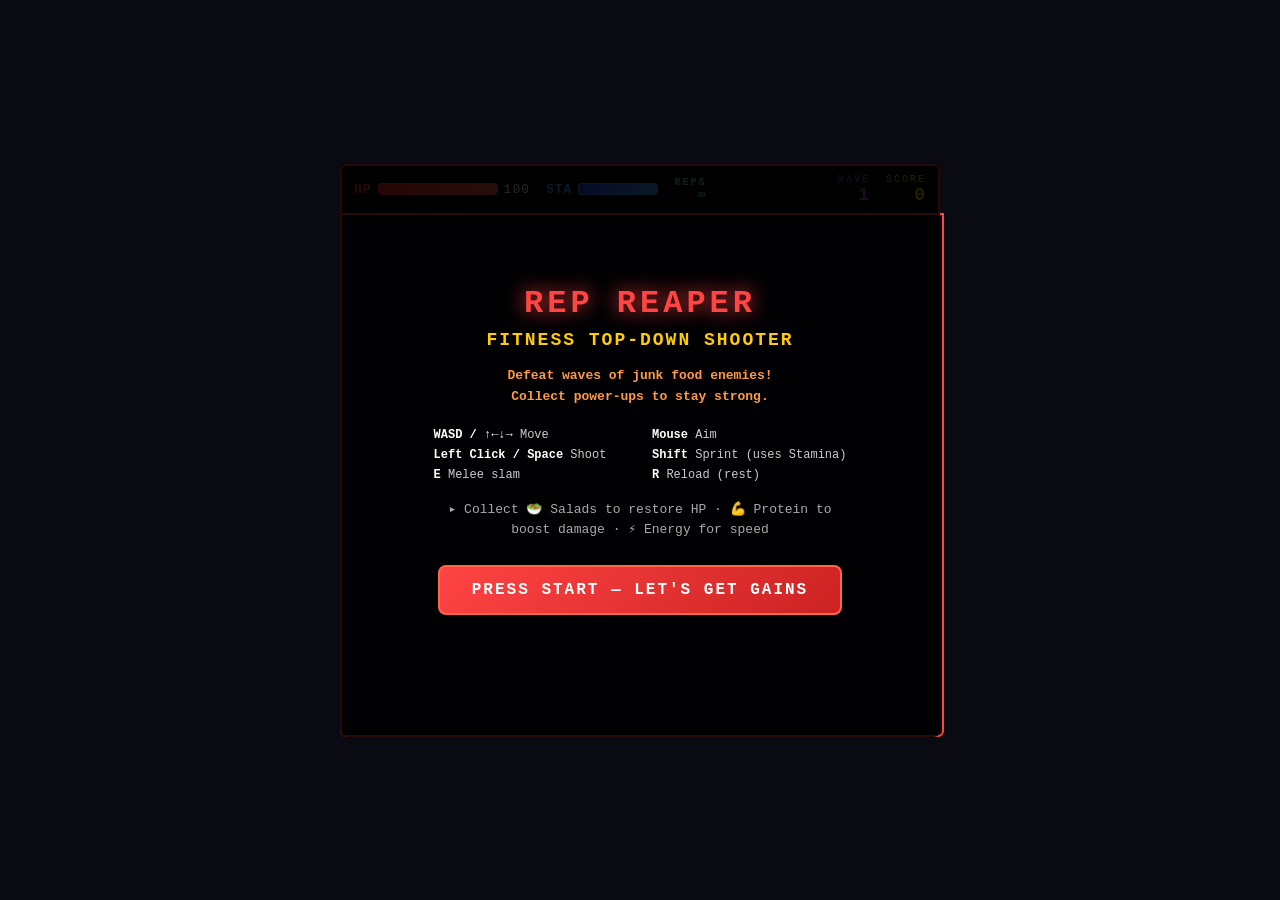
<file: Shooter.html>
<!DOCTYPE html>
<html lang="en">
<head>
<meta charset="UTF-8">
<meta name="viewport" content="width=device-width, initial-scale=1.0">
<title>REP REAPER — Fitness Top-Down Shooter</title>
<style>
*{box-sizing:border-box;margin:0;padding:0}
body{background:#0a0a12;display:flex;flex-direction:column;align-items:center;justify-content:center;min-height:100vh;font-family:'Courier New',monospace;color:#fff;overflow:hidden}
#ui{position:relative;width:600px}
#hud{display:flex;justify-content:space-between;align-items:center;padding:8px 12px;background:rgba(0,0,0,.7);border:2px solid #ff4444;border-bottom:none;border-radius:6px 6px 0 0;font-size:13px;letter-spacing:1px}
#hud-left{display:flex;gap:16px;align-items:center}
#health-bar-wrap{display:flex;align-items:center;gap:6px}
#health-label{color:#ff4444;font-weight:700}
#health-bar{width:120px;height:12px;background:#2a0a0a;border:1px solid #ff4444;border-radius:3px;overflow:hidden}
#health-fill{height:100%;background:linear-gradient(90deg,#ff2222,#ff6644);transition:width .15s;border-radius:3px}
#stamina-bar-wrap{display:flex;align-items:center;gap:6px}
#stamina-label{color:#44aaff;font-weight:700}
#stamina-bar{width:80px;height:12px;background:#0a1a2a;border:1px solid #44aaff;border-radius:3px;overflow:hidden}
#stamina-fill{height:100%;background:linear-gradient(90deg,#2244ff,#44aaff);transition:width .1s;border-radius:3px}
#hud-right{display:flex;gap:16px;align-items:center}
#score-box{text-align:right}
#score-label{color:#ffcc00;font-size:10px;letter-spacing:2px}
#score-val{color:#ffcc00;font-size:18px;font-weight:700}
#wave-box{text-align:right}
#wave-label{color:#cc44ff;font-size:10px;letter-spacing:2px}
#wave-val{color:#cc44ff;font-size:18px;font-weight:700}
#ammo-box{color:#44ff88;font-size:12px;font-weight:700;text-align:right}
#ammo-label{font-size:10px;letter-spacing:2px;color:#44ff88}
canvas{display:block;border:2px solid #ff4444;border-radius:0 0 6px 6px;cursor:crosshair}
#overlay{position:absolute;top:0;left:0;right:0;bottom:0;display:flex;flex-direction:column;align-items:center;justify-content:center;background:rgba(0,0,0,.85);border-radius:0 0 6px 6px;pointer-events:auto;z-index:10}
#overlay.hidden{display:none}
#overlay h1{font-size:32px;letter-spacing:4px;margin-bottom:8px;text-shadow:0 0 20px currentColor}
#overlay h2{font-size:18px;letter-spacing:2px;margin-bottom:16px}
#overlay p{font-size:13px;color:#aaa;margin-bottom:6px;text-align:center;max-width:400px;line-height:1.6}
#overlay .big-score{font-size:40px;font-weight:700;color:#ffcc00;text-shadow:0 0 20px #ffcc00;margin:12px 0}
#start-btn{margin-top:18px;padding:14px 32px;background:linear-gradient(135deg,#ff4444,#cc2222);border:2px solid #ff6644;border-radius:8px;color:#fff;font-family:inherit;font-size:16px;font-weight:700;letter-spacing:2px;cursor:pointer;transition:transform .1s,filter .1s}
#start-btn:hover{filter:brightness(1.2);transform:scale(1.04)}
#start-btn:active{transform:scale(.97)}
.controls-grid{display:grid;grid-template-columns:1fr 1fr;gap:6px 24px;margin:14px 0;font-size:12px;color:#ccc;text-align:left}
.controls-grid b{color:#fff}
.tip{color:#ff9944;font-size:11px;margin-top:4px}
#combo-display{position:absolute;top:52px;right:14px;font-size:22px;font-weight:700;color:#ffcc00;text-shadow:0 0 12px #ffcc00;pointer-events:none;opacity:0;transition:opacity .3s;letter-spacing:2px}
#powerup-display{position:absolute;top:52px;left:14px;font-size:12px;font-weight:700;pointer-events:none;display:flex;flex-direction:column;gap:4px}
.pu-badge{padding:3px 9px;border-radius:12px;border:1px solid;animation:fadeout 4s forwards}
@keyframes fadeout{0%{opacity:1}80%{opacity:1}100%{opacity:0}}
</style>
</head>
<body>
<div id="ui">
  <div id="hud">
    <div id="hud-left">
      <div id="health-bar-wrap">
        <span id="health-label">HP</span>
        <div id="health-bar"><div id="health-fill" style="width:100%"></div></div>
        <span id="health-num">100</span>
      </div>
      <div id="stamina-bar-wrap">
        <span id="stamina-label">STA</span>
        <div id="stamina-bar"><div id="stamina-fill" style="width:100%"></div></div>
      </div>
      <div id="ammo-box">
        <div id="ammo-label">REPS</div>
        <div id="ammo-val">∞</div>
      </div>
    </div>
    <div id="hud-right">
      <div id="wave-box">
        <div id="wave-label">WAVE</div>
        <div id="wave-val">1</div>
      </div>
      <div id="score-box">
        <div id="score-label">SCORE</div>
        <div id="score-val">0</div>
      </div>
    </div>
  </div>
  <canvas id="c" width="600" height="520"></canvas>
  <div id="combo-display"></div>
  <div id="powerup-display"></div>
  <div id="overlay">
    <h1 style="color:#ff4444">REP REAPER</h1>
    <h2 style="color:#ffcc00">FITNESS TOP-DOWN SHOOTER</h2>
    <p style="color:#ff9944;font-weight:700">Defeat waves of junk food enemies!<br>Collect power-ups to stay strong.</p>
    <div class="controls-grid">
      <div><b>WASD / ↑←↓→</b> Move</div>
      <div><b>Mouse</b> Aim</div>
      <div><b>Left Click / Space</b> Shoot</div>
      <div><b>Shift</b> Sprint (uses Stamina)</div>
      <div><b>E</b> Melee slam</div>
      <div><b>R</b> Reload (rest)</div>
    </div>
    <p class="tip">▸ Collect 🥗 Salads to restore HP · 💪 Protein to boost damage · ⚡ Energy for speed</p>
    <button id="start-btn">PRESS START — LET'S GET GAINS</button>
  </div>
</div>

<script>
"use strict";
const canvas = document.getElementById("c");
const ctx = canvas.getContext("2d");
const W = canvas.width, H = canvas.height;
const overlay = document.getElementById("overlay");
const startBtn = document.getElementById("start-btn");

// ── Utility ──────────────────────────────────────────────────────────────────
const rnd = (a, b) => Math.random() * (b - a) + a;
const rndInt = (a, b) => Math.floor(rnd(a, b + 1));
const clamp = (v, a, b) => Math.max(a, Math.min(b, v));
const dist = (a, b) => Math.hypot(a.x - b.x, a.y - b.y);
const norm = v => { const l = Math.hypot(v.x, v.y) || 1; return { x: v.x / l, y: v.y / l }; };
const lerp = (a, b, t) => a + (b - a) * t;

// ── State ─────────────────────────────────────────────────────────────────────
let gs; // game state

function newGame() {
  gs = {
    running: false,
    over: false,
    tick: 0,
    score: 0,
    combo: 0,
    comboTimer: 0,
    wave: 1,
    waveTimer: 0,
    waveSpawning: false,
    enemiesLeft: 0,
    // Player
    p: {
      x: W / 2, y: H / 2,
      vx: 0, vy: 0,
      r: 18, hp: 100, maxHp: 100,
      stamina: 100, maxStamina: 100,
      speed: 180, // px/s
      dmg: 1,
      shootCd: 0, shootRate: 0.22,
      meleeCd: 0,
      angle: 0,
      invuln: 0,
      flash: 0,
      powerups: { damage: 0, speed: 0, rapid: 0 },
    },
    bullets: [],
    enemies: [],
    particles: [],
    powerups: [],
    shakes: 0,
    keys: {},
    mouse: { x: W / 2, y: H / 2, down: false },
  };
}

// ── Enemies ───────────────────────────────────────────────────────────────────
const ENEMY_TYPES = [
  {
    name: "BURGER", emoji: "🍔", r: 20, hp: 2, speed: 70, dmg: 12, score: 10, color: "#cc6600",
    desc: "Junk food basic", drop: 0.18,
  },
  {
    name: "DONUT", emoji: "🍩", r: 18, hp: 1, speed: 110, dmg: 8, score: 8, color: "#ff66aa",
    desc: "Fast sugar rush", drop: 0.15,
  },
  {
    name: "FRIES", emoji: "🍟", r: 16, hp: 1, speed: 95, dmg: 7, score: 7, color: "#ffcc00",
    desc: "Swarm unit", drop: 0.12,
  },
  {
    name: "PIZZA", emoji: "🍕", r: 26, hp: 5, speed: 55, dmg: 18, score: 20, color: "#ff4422",
    desc: "Tank enemy", drop: 0.3,
  },
  {
    name: "SODA", emoji: "🥤", r: 22, hp: 3, speed: 85, dmg: 14, score: 15, color: "#4488ff",
    desc: "Sugar bomb — explodes on death", drop: 0.22, explode: true,
  },
  {
    name: "CAKE", emoji: "🎂", r: 30, hp: 12, speed: 40, dmg: 25, score: 50, color: "#ff88cc",
    desc: "BOSS — only in later waves", drop: 0.5, boss: true,
  },
  {
    name: "TACO", emoji: "🌮", r: 20, hp: 3, speed: 80, dmg: 12, score: 18, color: "#ffaa44",
    desc: "Erratic movement", drop: 0.2, zigzag: true,
  },
];

const POWERUP_TYPES = [
  { type: "hp",     emoji: "🥗", label: "SALAD +HP",    color: "#44ff88", bg: "rgba(20,80,30,.8)" },
  { type: "dmg",    emoji: "💪", label: "PROTEIN +DMG", color: "#ff8844", bg: "rgba(80,30,10,.8)" },
  { type: "speed",  emoji: "⚡", label: "ENERGY +SPD",  color: "#ffcc00", bg: "rgba(60,50,0,.8)"  },
  { type: "rapid",  emoji: "🏃", label: "CARDIO +FIRE", color: "#44aaff", bg: "rgba(10,30,70,.8)" },
  { type: "shield", emoji: "🛡", label: "IMMUNITY",     color: "#cc88ff", bg: "rgba(40,10,70,.8)" },
];

function spawnEnemy(wave) {
  const edge = rndInt(0, 3);
  let x, y;
  const pad = 30;
  if (edge === 0) { x = rnd(pad, W - pad); y = -pad; }
  else if (edge === 1) { x = W + pad; y = rnd(pad, H - pad); }
  else if (edge === 2) { x = rnd(pad, W - pad); y = H + pad; }
  else { x = -pad; y = rnd(pad, H - pad); }

  // Unlock tougher enemies as waves progress
  let pool = ENEMY_TYPES.filter(e => {
    if (e.boss) return wave >= 5 && Math.random() < 0.08;
    if (e.name === "PIZZA" || e.name === "SODA") return wave >= 2;
    if (e.name === "TACO") return wave >= 3;
    return true;
  });
  if (pool.length === 0) pool = ENEMY_TYPES.slice(0, 3);
  const tpl = pool[rndInt(0, pool.length - 1)];

  const hpScale = 1 + (wave - 1) * 0.3;
  const spdScale = 1 + (wave - 1) * 0.08;

  return {
    ...tpl,
    x, y,
    vx: 0, vy: 0,
    maxHp: Math.round(tpl.hp * hpScale),
    hp: Math.round(tpl.hp * hpScale),
    speed: tpl.speed * spdScale,
    angle: 0,
    zigTimer: 0,
    hitFlash: 0,
    id: Math.random(),
  };
}

function waveEnemyCount(wave) {
  return 6 + wave * 4;
}

// ── Bullets ───────────────────────────────────────────────────────────────────
function fireBullet(p, angle) {
  const spd = 480;
  gs.bullets.push({
    x: p.x + Math.cos(angle) * (p.r + 6),
    y: p.y + Math.sin(angle) * (p.r + 6),
    vx: Math.cos(angle) * spd,
    vy: Math.sin(angle) * spd,
    r: 5,
    dmg: 20 * p.dmg * (p.powerups.damage > 0 ? 1.6 : 1),
    life: 1.2,
    color: p.powerups.damage > 0 ? "#ff8844" : "#44ff88",
  });
}

// ── Particles ─────────────────────────────────────────────────────────────────
function burst(x, y, color, n = 10, spd = 90) {
  for (let i = 0; i < n; i++) {
    const a = rnd(0, Math.PI * 2);
    const s = rnd(spd * 0.4, spd);
    gs.particles.push({
      x, y,
      vx: Math.cos(a) * s, vy: Math.sin(a) * s,
      r: rnd(2, 5), life: rnd(0.4, 0.9),
      maxLife: rnd(0.4, 0.9), color,
    });
  }
}

function textParticle(x, y, text, color) {
  gs.particles.push({ x, y, vx: rnd(-20, 20), vy: -60, text, color, life: 1, maxLife: 1, r: 0 });
}

// ── Powerup drop ─────────────────────────────────────────────────────────────
function maybeDropPowerup(enemy) {
  if (Math.random() > enemy.drop) return;
  const tpl = POWERUP_TYPES[rndInt(0, POWERUP_TYPES.length - 1)];
  gs.powerups.push({ ...tpl, x: enemy.x, y: enemy.y, r: 14, life: 8, pulse: 0 });
}

// ── HUD helpers ───────────────────────────────────────────────────────────────
function updateHUD() {
  const p = gs.p;
  document.getElementById("health-fill").style.width = (p.hp / p.maxHp * 100) + "%";
  document.getElementById("health-num").textContent = Math.ceil(p.hp);
  document.getElementById("stamina-fill").style.width = (p.stamina / p.maxStamina * 100) + "%";
  document.getElementById("score-val").textContent = gs.score;
  document.getElementById("wave-val").textContent = gs.wave;
  const cd = document.getElementById("combo-display");
  if (gs.combo >= 3) {
    cd.textContent = `x${gs.combo} COMBO!`;
    cd.style.opacity = "1";
    cd.style.fontSize = Math.min(14 + gs.combo * 2, 36) + "px";
  } else {
    cd.style.opacity = "0";
  }
}

// ── Powerup badge ─────────────────────────────────────────────────────────────
function showPowerupBadge(pu) {
  const wrap = document.getElementById("powerup-display");
  const el = document.createElement("div");
  el.className = "pu-badge";
  el.textContent = pu.emoji + " " + pu.label;
  el.style.color = pu.color;
  el.style.borderColor = pu.color;
  el.style.background = pu.bg;
  wrap.appendChild(el);
  setTimeout(() => el.remove(), 4200);
}

// ── Input ─────────────────────────────────────────────────────────────────────
document.addEventListener("keydown", e => {
  if (!gs) return;
  gs.keys[e.code] = true;
  if (e.code === "Space") e.preventDefault();
});
document.addEventListener("keyup", e => { if (gs) gs.keys[e.code] = false; });
canvas.addEventListener("mousemove", e => {
  if (!gs) return;
  const r = canvas.getBoundingClientRect();
  gs.mouse.x = e.clientX - r.left;
  gs.mouse.y = e.clientY - r.top;
});
canvas.addEventListener("mousedown", e => { if (gs) gs.mouse.down = true; });
canvas.addEventListener("mouseup", e => { if (gs) gs.mouse.down = false; });
canvas.addEventListener("contextmenu", e => e.preventDefault());

// ── Main loop ─────────────────────────────────────────────────────────────────
let lastTime = 0;
function loop(ts) {
  requestAnimationFrame(loop);
  const dt = Math.min((ts - lastTime) / 1000, 0.05);
  lastTime = ts;
  if (!gs || !gs.running) return;
  update(dt);
  draw();
  updateHUD();
}

function update(dt) {
  gs.tick += dt;
  const p = gs.p;

  // ── Wave management ────────────────────────────────────────────────────────
  if (!gs.waveSpawning && gs.enemies.length === 0) {
    gs.waveTimer -= dt;
    if (gs.waveTimer <= 0) {
      gs.waveSpawning = true;
      gs.enemiesLeft = waveEnemyCount(gs.wave);
      gs.waveTimer = 0;
    }
  }
  if (gs.waveSpawning && gs.enemiesLeft > 0) {
    gs.waveTimer -= dt;
    if (gs.waveTimer <= 0) {
      gs.enemies.push(spawnEnemy(gs.wave));
      gs.enemiesLeft--;
      gs.waveTimer = rnd(0.15, 0.55);
      if (gs.enemiesLeft === 0) gs.waveSpawning = false;
    }
  }
  if (!gs.waveSpawning && gs.enemies.length === 0 && gs.waveTimer === 0 && gs.tick > 1) {
    // Start next wave pause
    gs.wave++;
    gs.waveTimer = 2.5;
    gs.combo = 0;
    textParticle(W / 2, H / 2 - 40, `WAVE ${gs.wave}!`, "#cc44ff");
  }

  // ── Player movement ────────────────────────────────────────────────────────
  let dx = 0, dy = 0;
  if (gs.keys["KeyW"] || gs.keys["ArrowUp"])    dy -= 1;
  if (gs.keys["KeyS"] || gs.keys["ArrowDown"])  dy += 1;
  if (gs.keys["KeyA"] || gs.keys["ArrowLeft"])  dx -= 1;
  if (gs.keys["KeyD"] || gs.keys["ArrowRight"]) dx += 1;

  const isSprinting = (gs.keys["ShiftLeft"] || gs.keys["ShiftRight"]) && p.stamina > 0 && (dx || dy);
  const spd = p.speed * (p.powerups.speed > 0 ? 1.5 : 1) * (isSprinting ? 1.7 : 1);

  if (dx || dy) {
    const mv = norm({ x: dx, y: dy });
    p.vx = lerp(p.vx, mv.x * spd, dt * 14);
    p.vy = lerp(p.vy, mv.y * spd, dt * 14);
  } else {
    p.vx = lerp(p.vx, 0, dt * 14);
    p.vy = lerp(p.vy, 0, dt * 14);
  }

  p.x = clamp(p.x + p.vx * dt, p.r, W - p.r);
  p.y = clamp(p.y + p.vy * dt, p.r, H - p.r);

  if (isSprinting) {
    p.stamina = Math.max(0, p.stamina - dt * 40);
    // sprint trail
    if (Math.random() < 0.4) burst(p.x, p.y, "#44aaff33", 2, 30);
  } else {
    p.stamina = Math.min(p.maxStamina, p.stamina + dt * 18);
  }

  // ── Aim ────────────────────────────────────────────────────────────────────
  p.angle = Math.atan2(gs.mouse.y - p.y, gs.mouse.x - p.x);

  // ── Shoot ─────────────────────────────────────────────────────────────────
  p.shootCd = Math.max(0, p.shootCd - dt);
  const shootRate = p.powerups.rapid > 0 ? p.shootRate * 0.45 : p.shootRate;
  const wantsShoot = gs.mouse.down || gs.keys["Space"];
  if (wantsShoot && p.shootCd <= 0) {
    fireBullet(p, p.angle);
    p.shootCd = shootRate;
    // small recoil particles
    burst(p.x - Math.cos(p.angle) * p.r, p.y - Math.sin(p.angle) * p.r, "#44ff8866", 3, 50);
  }

  // ── Melee ──────────────────────────────────────────────────────────────────
  p.meleeCd = Math.max(0, p.meleeCd - dt);
  if (gs.keys["KeyE"] && p.meleeCd <= 0) {
    const meleeR = 70;
    let hit = false;
    for (const en of gs.enemies) {
      if (dist(p, en) < meleeR + en.r) {
        en.hp -= 40 * p.dmg;
        en.hitFlash = 0.25;
        burst(en.x, en.y, "#ff4444", 8, 80);
        hit = true;
      }
    }
    if (hit) { gs.shakes = 0.15; }
    p.meleeCd = 0.6;
    burst(p.x + Math.cos(p.angle) * 30, p.y + Math.sin(p.angle) * 30, "#ff8844", 10, 100);
  }

  // ── Powerup timers ─────────────────────────────────────────────────────────
  for (const k of ["damage", "speed", "rapid"]) {
    if (p.powerups[k] > 0) p.powerups[k] -= dt;
  }

  // ── Bullets ────────────────────────────────────────────────────────────────
  for (let i = gs.bullets.length - 1; i >= 0; i--) {
    const b = gs.bullets[i];
    b.x += b.vx * dt;
    b.y += b.vy * dt;
    b.life -= dt;
    if (b.life <= 0 || b.x < -20 || b.x > W + 20 || b.y < -20 || b.y > H + 20) {
      gs.bullets.splice(i, 1);
      continue;
    }
    // hit enemies
    let hit = false;
    for (let j = gs.enemies.length - 1; j >= 0; j--) {
      const en = gs.enemies[j];
      if (dist(b, en) < b.r + en.r) {
        en.hp -= b.dmg;
        en.hitFlash = 0.18;
        burst(b.x, b.y, en.color || "#ff4444", 5, 60);
        gs.bullets.splice(i, 1);
        hit = true;
        if (en.hp <= 0) {
          killEnemy(en, j);
        }
        break;
      }
    }
  }

  // ── Enemies update ─────────────────────────────────────────────────────────
  for (let i = gs.enemies.length - 1; i >= 0; i--) {
    const en = gs.enemies[i];
    en.hitFlash = Math.max(0, en.hitFlash - dt);

    // Movement towards player (with zigzag for TACO)
    const toP = norm({ x: p.x - en.x, y: p.y - en.y });
    if (en.zigzag) {
      en.zigTimer -= dt;
      if (en.zigTimer <= 0) { en.zigAngle = rnd(-1.2, 1.2); en.zigTimer = rnd(0.4, 1.2); }
      const ang = Math.atan2(toP.y, toP.x) + en.zigAngle;
      en.vx = Math.cos(ang) * en.speed;
      en.vy = Math.sin(ang) * en.speed;
    } else {
      en.vx = toP.x * en.speed;
      en.vy = toP.y * en.speed;
    }

    en.x += en.vx * dt;
    en.y += en.vy * dt;
    en.angle = Math.atan2(en.vy, en.vx);

    // Enemy hits player
    if (p.invuln <= 0 && dist(en, p) < en.r + p.r) {
      let dmg = en.dmg;
      if (p.powerups.shield > 0) { dmg *= 0.1; p.powerups.shield = 0; burst(p.x, p.y, "#cc88ff", 12, 100); }
      p.hp -= dmg;
      p.invuln = 0.6;
      p.flash = 0.4;
      gs.shakes = 0.2;
      gs.combo = 0;
      burst(p.x, p.y, "#ff2222", 10, 80);
      if (p.hp <= 0) { gameOver(); return; }
    }
  }

  // ── Powerups update ────────────────────────────────────────────────────────
  for (let i = gs.powerups.length - 1; i >= 0; i--) {
    const pu = gs.powerups[i];
    pu.life -= dt;
    pu.pulse += dt * 4;
    if (pu.life <= 0) { gs.powerups.splice(i, 1); continue; }
    if (dist(p, pu) < p.r + pu.r) {
      applyPowerup(pu);
      burst(pu.x, pu.y, pu.color, 12, 80);
      showPowerupBadge(pu);
      gs.powerups.splice(i, 1);
    }
  }

  // ── Particles ─────────────────────────────────────────────────────────────
  for (let i = gs.particles.length - 1; i >= 0; i--) {
    const pt = gs.particles[i];
    pt.x += pt.vx * dt;
    pt.y += pt.vy * dt;
    pt.vy += (pt.text ? 20 : 60) * dt; // gravity
    pt.life -= dt;
    if (pt.life <= 0) gs.particles.splice(i, 1);
  }

  // ── Timers ─────────────────────────────────────────────────────────────────
  if (p.invuln > 0) p.invuln -= dt;
  if (p.flash > 0) p.flash -= dt;
  if (gs.shakes > 0) gs.shakes -= dt;
  if (gs.comboTimer > 0) {
    gs.comboTimer -= dt;
    if (gs.comboTimer <= 0) gs.combo = 0;
  }
}

function killEnemy(en, idx) {
  gs.enemies.splice(idx, 1);
  gs.combo++;
  gs.comboTimer = 2.5;
  const pts = en.score * (1 + Math.floor(gs.combo / 3));
  gs.score += pts;
  burst(en.x, en.y, en.color, 14, 100);
  textParticle(en.x, en.y - en.r, `+${pts}`, "#ffcc00");
  if (gs.combo >= 5) textParticle(en.x, en.y - en.r - 18, `x${gs.combo} COMBO`, "#ff9944");
  maybeDropPowerup(en);

  // SODA explosion
  if (en.explode) {
    burst(en.x, en.y, "#4488ff", 20, 130);
    gs.shakes = 0.3;
    for (const other of gs.enemies) {
      if (dist(en, other) < 80) { other.hp -= 30; other.hitFlash = 0.3; }
    }
  }
}

function applyPowerup(pu) {
  const p = gs.p;
  if (pu.type === "hp") { p.hp = Math.min(p.maxHp, p.hp + 30); textParticle(p.x, p.y - 30, "+30 HP", "#44ff88"); }
  else if (pu.type === "dmg") { p.powerups.damage = 7; p.dmg = 1; textParticle(p.x, p.y - 30, "DMG UP!", "#ff8844"); }
  else if (pu.type === "speed") { p.powerups.speed = 6; textParticle(p.x, p.y - 30, "SPEED!", "#ffcc00"); }
  else if (pu.type === "rapid") { p.powerups.rapid = 7; textParticle(p.x, p.y - 30, "RAPID!", "#44aaff"); }
  else if (pu.type === "shield") { p.powerups.shield = 1; textParticle(p.x, p.y - 30, "SHIELD!", "#cc88ff"); }
}

function gameOver() {
  gs.running = false;
  gs.over = true;
  overlay.innerHTML = `
    <h1 style="color:#ff4444">GAME OVER</h1>
    <h2 style="color:#aaa">YOU SKIPPED LEG DAY</h2>
    <div class="big-score">${gs.score}</div>
    <p>WAVE ${gs.wave} · COMBO PEAK: ${gs.combo}</p>
    <p style="color:#aaa;font-size:12px;margin-top:8px">Keep grinding — fitness is a marathon, not a sprint.</p>
    <button id="start-btn" style="margin-top:20px">PLAY AGAIN</button>`;
  overlay.classList.remove("hidden");
  overlay.querySelector("#start-btn").addEventListener("click", startGame);
}

// ── Draw ──────────────────────────────────────────────────────────────────────
function draw() {
  // Camera shake
  ctx.save();
  if (gs.shakes > 0) {
    const s = gs.shakes * 6;
    ctx.translate(rnd(-s, s), rnd(-s, s));
  }

  // Background — gym floor grid
  ctx.fillStyle = "#0d0d18";
  ctx.fillRect(0, 0, W, H);
  drawGrid();

  // Powerups
  for (const pu of gs.powerups) drawPowerup(pu);

  // Bullets
  for (const b of gs.bullets) {
    ctx.save();
    ctx.shadowColor = b.color;
    ctx.shadowBlur = 10;
    ctx.fillStyle = b.color;
    ctx.beginPath();
    ctx.arc(b.x, b.y, b.r, 0, Math.PI * 2);
    ctx.fill();
    ctx.restore();
  }

  // Enemies
  for (const en of gs.enemies) drawEnemy(en);

  // Player
  drawPlayer();

  // Particles
  for (const pt of gs.particles) {
    if (pt.text) {
      ctx.save();
      ctx.globalAlpha = pt.life / pt.maxLife;
      ctx.fillStyle = pt.color;
      ctx.font = "bold 14px 'Courier New'";
      ctx.textAlign = "center";
      ctx.fillText(pt.text, pt.x, pt.y);
      ctx.restore();
    } else {
      ctx.save();
      ctx.globalAlpha = pt.life / pt.maxLife;
      ctx.fillStyle = pt.color;
      ctx.beginPath();
      ctx.arc(pt.x, pt.y, pt.r * (pt.life / pt.maxLife), 0, Math.PI * 2);
      ctx.fill();
      ctx.restore();
    }
  }

  // Wave announcement
  if (gs.waveTimer > 0 && !gs.waveSpawning && gs.enemies.length === 0 && gs.tick > 1) {
    const a = Math.min(1, gs.waveTimer / 2.5);
    ctx.save();
    ctx.globalAlpha = a * 0.9;
    ctx.fillStyle = "rgba(0,0,0,.6)";
    ctx.fillRect(W / 2 - 160, H / 2 - 36, 320, 72);
    ctx.strokeStyle = "#cc44ff";
    ctx.lineWidth = 2;
    ctx.strokeRect(W / 2 - 160, H / 2 - 36, 320, 72);
    ctx.fillStyle = "#cc44ff";
    ctx.font = "bold 28px 'Courier New'";
    ctx.textAlign = "center";
    ctx.fillText(`WAVE ${gs.wave}`, W / 2, H / 2 + 10);
    ctx.font = "13px 'Courier New'";
    ctx.fillStyle = "#aaa";
    ctx.fillText(`${waveEnemyCount(gs.wave)} enemies incoming`, W / 2, H / 2 + 28);
    ctx.restore();
  }

  ctx.restore(); // end shake
}

function drawGrid() {
  ctx.save();
  ctx.strokeStyle = "rgba(255,255,255,0.04)";
  ctx.lineWidth = 1;
  const size = 40;
  for (let x = 0; x < W; x += size) { ctx.beginPath(); ctx.moveTo(x, 0); ctx.lineTo(x, H); ctx.stroke(); }
  for (let y = 0; y < H; y += size) { ctx.beginPath(); ctx.moveTo(0, y); ctx.lineTo(W, y); ctx.stroke(); }
  ctx.restore();
}

function drawPlayer() {
  const p = gs.p;
  ctx.save();
  ctx.translate(p.x, p.y);

  // Shadow
  ctx.beginPath();
  ctx.ellipse(0, 6, p.r * 0.8, p.r * 0.3, 0, 0, Math.PI * 2);
  ctx.fillStyle = "rgba(0,0,0,.4)";
  ctx.fill();

  // Invulnerability flicker
  if (p.invuln > 0 && Math.sin(gs.tick * 30) > 0) { ctx.restore(); return; }

  // Shield aura
  if (p.powerups.shield > 0) {
    ctx.beginPath();
    ctx.arc(0, 0, p.r + 8, 0, Math.PI * 2);
    ctx.strokeStyle = `rgba(200,136,255,${0.5 + Math.sin(gs.tick * 6) * 0.3})`;
    ctx.lineWidth = 3;
    ctx.stroke();
  }

  // Speed aura
  if (p.powerups.speed > 0) {
    ctx.shadowColor = "#ffcc00";
    ctx.shadowBlur = 12;
  }

  // Body (fitness character — muscled circle with arms)
  const flash = p.flash > 0 ? 1 : 0;
  ctx.rotate(p.angle + Math.PI / 2);

  // Body
  ctx.beginPath();
  ctx.arc(0, 0, p.r, 0, Math.PI * 2);
  ctx.fillStyle = flash ? "#ff6666" : "#2255aa";
  ctx.fill();
  ctx.strokeStyle = flash ? "#ff4444" : "#44aaff";
  ctx.lineWidth = 2.5;
  ctx.stroke();

  // Arms
  ctx.fillStyle = flash ? "#ff8888" : "#3366cc";
  ctx.beginPath(); ctx.ellipse(-p.r + 2, -6, 7, 5, -0.4, 0, Math.PI * 2); ctx.fill();
  ctx.beginPath(); ctx.ellipse( p.r - 2, -6, 7, 5,  0.4, 0, Math.PI * 2); ctx.fill();

  // Face / visor
  ctx.fillStyle = "#44ffaa";
  ctx.beginPath();
  ctx.ellipse(0, -4, 8, 5, 0, 0, Math.PI * 2);
  ctx.fill();

  // Gun barrel
  ctx.fillStyle = "#aaaaaa";
  ctx.fillRect(-3, -p.r - 10, 6, 14);
  ctx.fillStyle = "#666666";
  ctx.fillRect(-2, -p.r - 14, 4, 6);

  ctx.restore();
}

function drawEnemy(en) {
  ctx.save();
  ctx.translate(en.x, en.y);

  // Shadow
  ctx.beginPath();
  ctx.ellipse(0, en.r * 0.5, en.r * 0.7, en.r * 0.25, 0, 0, Math.PI * 2);
  ctx.fillStyle = "rgba(0,0,0,.35)";
  ctx.fill();

  // Glow
  ctx.shadowColor = en.hitFlash > 0 ? "#ffffff" : en.color;
  ctx.shadowBlur = en.hitFlash > 0 ? 20 : 8;

  // Body
  ctx.beginPath();
  ctx.arc(0, 0, en.r, 0, Math.PI * 2);
  ctx.fillStyle = en.hitFlash > 0 ? "#ffffff" : en.color;
  ctx.fill();
  ctx.strokeStyle = en.hitFlash > 0 ? "#ffffff" : "rgba(255,255,255,0.3)";
  ctx.lineWidth = 2;
  ctx.stroke();

  // Emoji
  ctx.shadowBlur = 0;
  ctx.font = `${Math.round(en.r * 1.1)}px serif`;
  ctx.textAlign = "center";
  ctx.textBaseline = "middle";
  ctx.fillText(en.emoji, 0, 1);

  // HP bar (boss only or damaged)
  if (en.boss || en.hp < en.maxHp) {
    const bw = en.r * 2 + 4, bh = 5, bx = -bw / 2, by = en.r + 5;
    ctx.fillStyle = "#330000";
    ctx.fillRect(bx, by, bw, bh);
    ctx.fillStyle = en.boss ? "#ff44aa" : "#ff4444";
    ctx.fillRect(bx, by, bw * Math.max(0, en.hp / en.maxHp), bh);
    ctx.strokeStyle = "#000";
    ctx.lineWidth = 1;
    ctx.strokeRect(bx, by, bw, bh);
  }

  ctx.restore();
}

function drawPowerup(pu) {
  ctx.save();
  ctx.translate(pu.x, pu.y);
  const sc = 1 + Math.sin(pu.pulse) * 0.1;
  ctx.scale(sc, sc);

  // Glow ring
  const alpha = 0.4 + Math.sin(pu.pulse) * 0.2;
  ctx.beginPath();
  ctx.arc(0, 0, pu.r + 5, 0, Math.PI * 2);
  ctx.fillStyle = pu.color.replace(")", `,${alpha})`).replace("rgb", "rgba");
  ctx.fill();

  // Body
  ctx.beginPath();
  ctx.arc(0, 0, pu.r, 0, Math.PI * 2);
  ctx.fillStyle = "rgba(0,0,0,.7)";
  ctx.fill();
  ctx.strokeStyle = pu.color;
  ctx.lineWidth = 2;
  ctx.stroke();

  // Emoji
  ctx.font = `${pu.r * 1.1}px serif`;
  ctx.textAlign = "center";
  ctx.textBaseline = "middle";
  ctx.fillText(pu.emoji, 0, 1);

  // Life timer bar
  const bw = pu.r * 2, by = pu.r + 6;
  ctx.fillStyle = "rgba(0,0,0,.5)";
  ctx.fillRect(-bw / 2, by, bw, 3);
  ctx.fillStyle = pu.color;
  ctx.fillRect(-bw / 2, by, bw * (pu.life / 8), 3);

  ctx.restore();
}

// ── Start ──────────────────────────────────────────────────────────────────────
function startGame() {
  newGame();
  gs.running = true;
  overlay.classList.add("hidden");
  // Spawn first wave shortly
  gs.waveTimer = 1.5;
  gs.waveSpawning = false;
}

startBtn.addEventListener("click", startGame);
requestAnimationFrame(loop);
</script>
</body>
</html>
</file>
